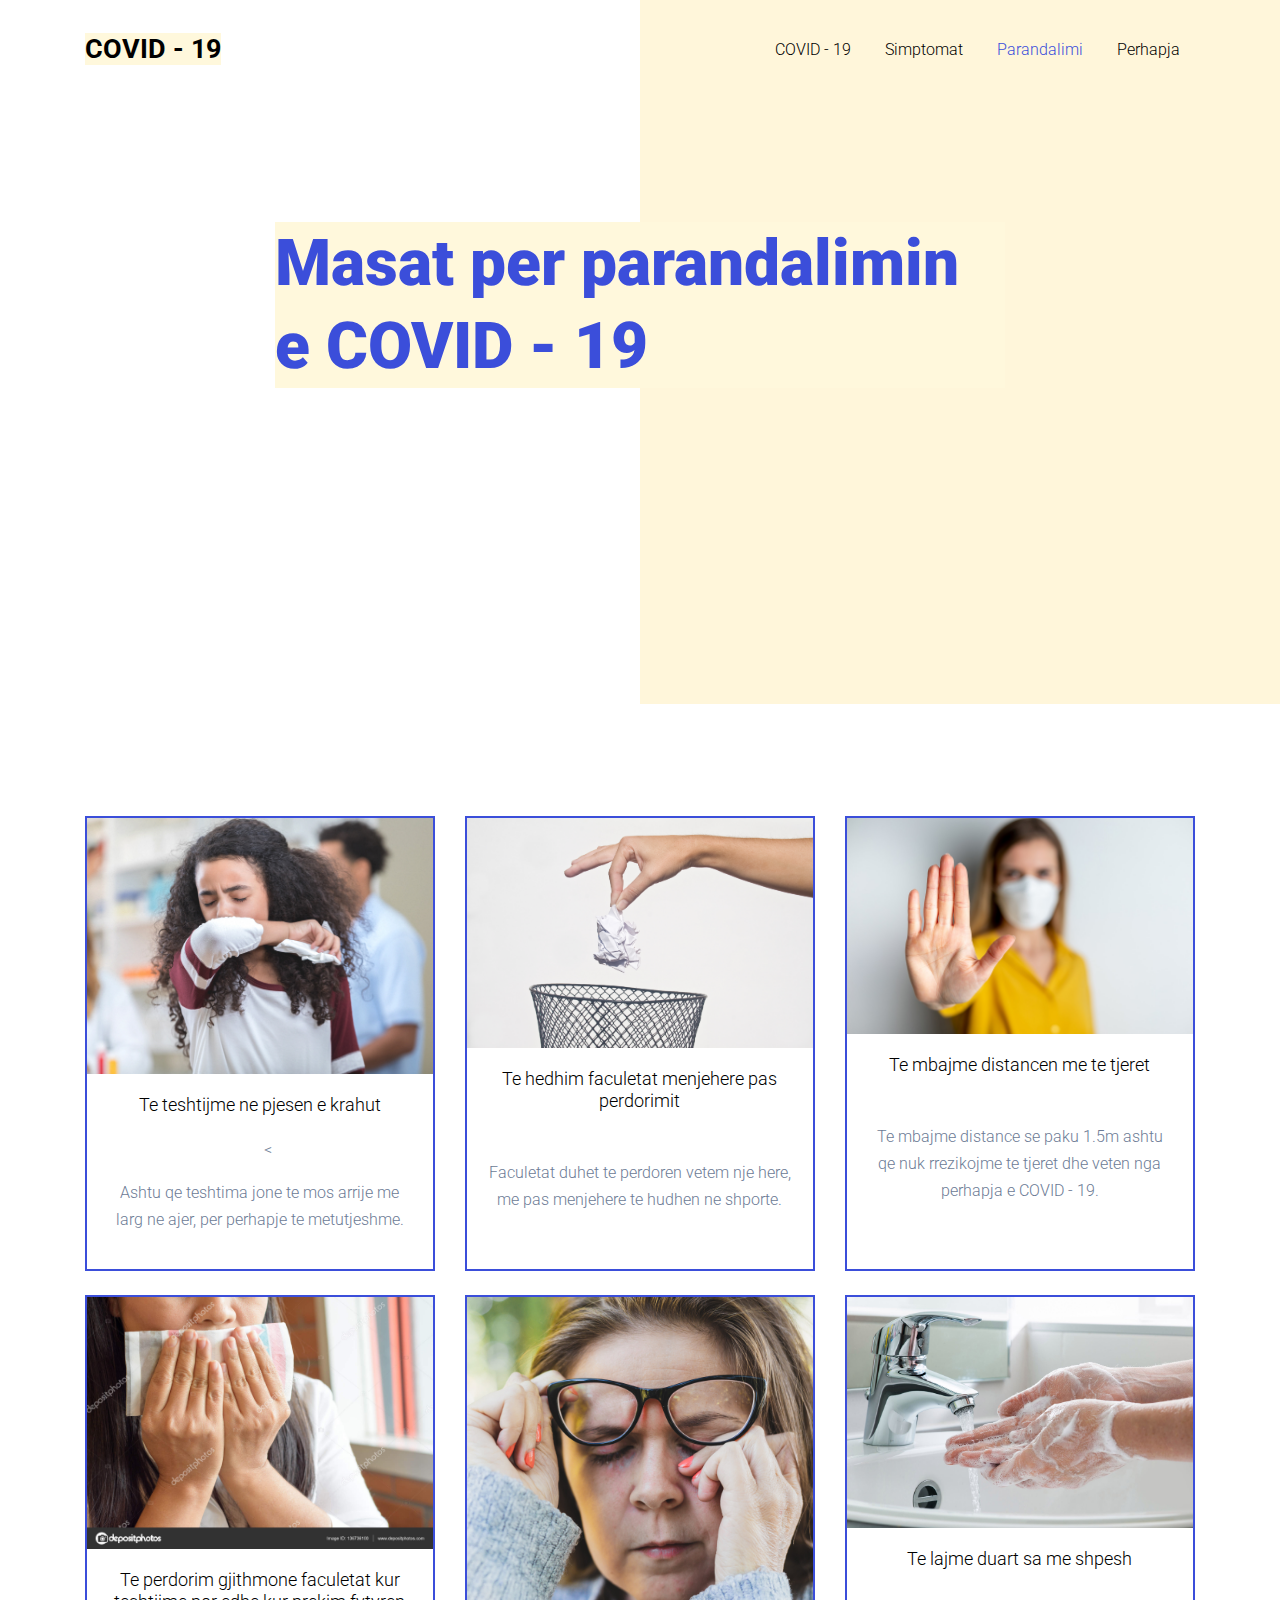
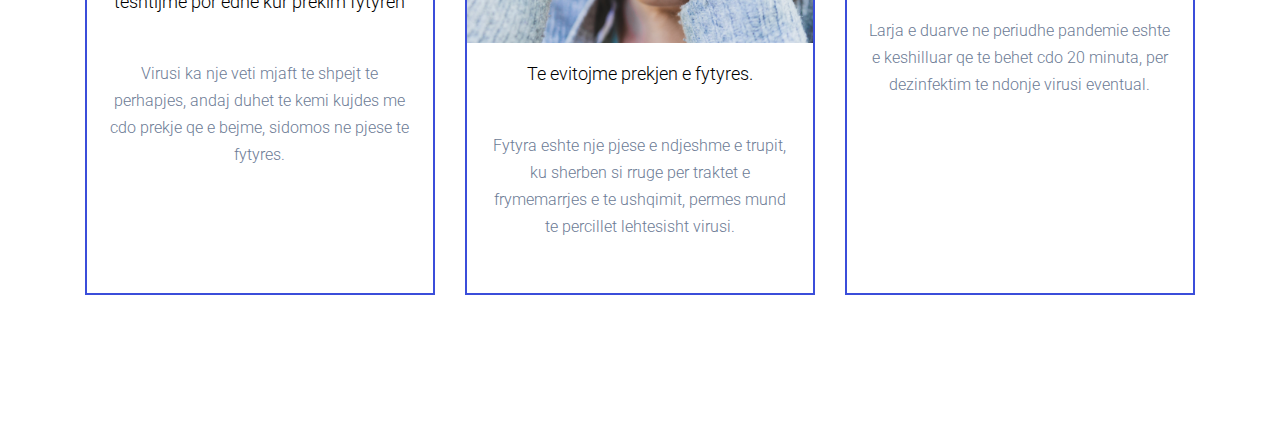
<file: blog.html>
<!doctype html>
<html lang="en">

  <head>
    <title>Anuar &mdash; Website Template by Colorlib</title>
    <meta charset="utf-8">
    <meta name="viewport" content="width=device-width, initial-scale=1, shrink-to-fit=no">

    <link href="https://fonts.googleapis.com/css?family=Roboto:300,400,700,900" rel="stylesheet">

    <link rel="stylesheet" href="fonts/icomoon/style.css">

    <link rel="stylesheet" href="css/bootstrap.min.css">
    <link rel="stylesheet" href="css/bootstrap-datepicker.css">
    <link rel="stylesheet" href="css/jquery.fancybox.min.css">
    <link rel="stylesheet" href="css/owl.carousel.min.css">
    <link rel="stylesheet" href="css/owl.theme.default.min.css">
    <link rel="stylesheet" href="fonts/flaticon/font/flaticon.css">
    <link rel="stylesheet" href="css/aos.css">

    <!-- MAIN CSS -->
    <link rel="stylesheet" href="css/style.css">

  </head>

  <body data-spy="scroll" data-target=".site-navbar-target" data-offset="300">

    
    <div class="site-wrap" id="home-section">

      <div class="site-mobile-menu site-navbar-target">
        <div class="site-mobile-menu-header">
          <div class="site-mobile-menu-close mt-3">
            <span class="icon-close2 js-menu-toggle"></span>
          </div>
        </div>
        <div class="site-mobile-menu-body"></div>
      </div>



      <header class="site-navbar site-navbar-target" role="banner">

        <div class="container">
          <div class="row align-items-center position-relative">

            <div class="col-3 ">
              <div class="site-logo">

                <a href="index.html" class="font-weight-bold">COVID - 19</a>
                
              </div>
            </div>

            <div class="col-9  text-right">
              

              <span class="d-inline-block d-lg-none"><a href="#" class="text-primary site-menu-toggle js-menu-toggle py-5"><span class="icon-menu h3 text-primary"></span></a></span>

              

              <nav class="site-navigation text-right ml-auto d-none d-lg-block" role="navigation">
                <ul class="site-menu main-menu js-clone-nav ml-auto ">
                  <li><a href="index.html" class="nav-link">COVID - 19</a></li>
                  <li><a href="about.html" class="nav-link">Simptomat</a></li>
                  
                  <li class="active"><a href="blog.html" class="nav-link">Parandalimi</a></li>
                  <li><a href="contact.html" class="nav-link">Perhapja</a></li>
                </ul>
              </nav>
            </div>

            
          </div>
        </div>

      </header>

    <div class="ftco-blocks-cover-1">
      <div class="site-section-cover half-bg">
        <div class="container">
          <div class="row align-items-center justify-content-center">
            <div class="col-lg-8">
              <h1 class="mb-5 text-primary font-weight-bold"  data-aos="fade-up">Masat per parandalimin e COVID - 19 </h1>
              <p data-aos="fade-up" data-aos-delay="100"><</p>
            </div>
          </div>
        </div>
      </div>
    </div>

    <div class="site-section">
      <div class="container">
        <div class="row">
          <div class="col-lg-4 col-md-6 mb-4">
            <div class="post-entry-1 h-100">
              
                <img src="images/sneeze.jpg" alt="Image"
                 class="img-fluid">
              </a>
               <div class="post-entry-1-contents">
                
                <h2>Te teshtijme ne pjesen e krahut</h2>
                <span class="meta d-inline-block mb-3"> <span class="mx-2"></span> <</span>
                <p>Ashtu qe teshtima jone te mos arrije me larg ne ajer, per perhapje te metutjeshme.</p>
              </div>
            </div>
          </div>
          <div class="col-lg-4 col-md-6 mb-4">
            <div class="post-entry-1 h-100">
              
                <img src="images/throw.jpg" alt="Image"
                 class="img-fluid">
              </a>
              <div class="post-entry-1-contents">
                
                <h2>Te hedhim faculetat menjehere pas perdorimit</h2>
                <span class="meta d-inline-block mb-3"> <span class="mx-2"></span> 
                <p>Faculetat duhet te perdoren vetem nje here, me pas menjehere te hudhen ne shporte.</p>
              </div>
            </div>
          </div>

          <div class="col-lg-4 col-md-6 mb-4">
            <div class="post-entry-1 h-100">
              

                <img src="images/distance.jpg" alt="Image"
                 class="img-fluid">
              </a>
              <div class="post-entry-1-contents">
                
                <h2><a href="single.html">Te mbajme distancen me te tjeret</a></h2>
                <span class="meta d-inline-block mb-3"><span class="mx-2"></span> 
                <p>Te mbajme distance se paku 1.5m ashtu qe nuk rrezikojme te tjeret dhe veten nga perhapja e COVID - 19.</p>
              </div>
            </div>
          </div>


          <div class="col-lg-4 col-md-6 mb-4">
            <div class="post-entry-1 h-100">
              
                <img src="images/tissue.jpg" alt="Image"
                 class="img-fluid">
              </a>
              <div class="post-entry-1-contents">
                
                <h2><a href="single.html">Te perdorim gjithmone faculetat kur teshtijme por edhe kur prekim fytyren</a></h2>
                <span class="meta d-inline-block mb-3"> <span class="mx-2"></span> 
                <p>Virusi ka nje veti mjaft te shpejt te perhapjes, andaj duhet te kemi kujdes me cdo prekje qe e bejme, sidomos ne pjese te fytyres.</p>
              </div>
            </div>
          </div>
          <div class="col-lg-4 col-md-6 mb-4">
            <div class="post-entry-1 h-100">
              
                <img src="images/touch.jpg" alt="Image"
                 class="img-fluid">
              </a>
              <div class="post-entry-1-contents">
                
                <h2>Te evitojme prekjen e fytyres. </h2>
                <span class="meta d-inline-block mb-3"> <span class="mx-2"></span> 
                <p>Fytyra eshte nje pjese e ndjeshme e trupit, ku sherben si rruge per traktet e frymemarrjes e te ushqimit, permes mund te percillet lehtesisht virusi.</p>
              </div>
            </div>
          </div>

          <div class="col-lg-4 col-md-6 mb-4">
            <div class="post-entry-1 h-100">
              
                <img src="images/wash.jpg" alt="Image"
                 class="img-fluid">
              </a>
              <div class="post-entry-1-contents">
                
                <h2>Te lajme duart sa me shpesh</h2>
                <span class="meta d-inline-block mb-3"> <span class="mx-2"></span> 
                <p>Larja e duarve ne periudhe pandemie eshte e keshilluar qe te behet cdo 20 minuta, per dezinfektim te ndonje virusi eventual.</p>
              </div>
            </div>
          </div>


          
            <!-- Link back to Colorlib can't be removed. Template is licensed under CC BY 3.0. -->
           
            <!-- Link back to Colorlib can't be removed. Template is licensed under CC BY 3.0. -->
            </p>
          </div>
        </div>
      </div>
    </div>

    

    </div>

    <script src="js/jquery-3.3.1.min.js"></script>
    <script src="js/jquery-migrate-3.0.0.js"></script>
    <script src="js/popper.min.js"></script>
    <script src="js/bootstrap.min.js"></script>
    <script src="js/owl.carousel.min.js"></script>
    <script src="js/jquery.sticky.js"></script>
    <script src="js/jquery.waypoints.min.js"></script>
    <script src="js/jquery.animateNumber.min.js"></script>
    <script src="js/jquery.fancybox.min.js"></script>
    <script src="js/jquery.stellar.min.js"></script>
    <script src="js/jquery.easing.1.3.js"></script>
    <script src="js/bootstrap-datepicker.min.js"></script>
    <script src="js/isotope.pkgd.min.js"></script>
    <script src="js/aos.js"></script>
  

    <script src="js/typed.js"></script>
            <script>
            var typed = new Typed('.typed-words', {
            strings: ["Business"," Startups"," Organization", " Company"],
            typeSpeed: 80,
            backSpeed: 80,
            backDelay: 4000,
            startDelay: 1000,
            loop: true,
            showCursor: true
            });
            </script>


    <script src="js/main.js"></script>

  </body>

</html>
</file>
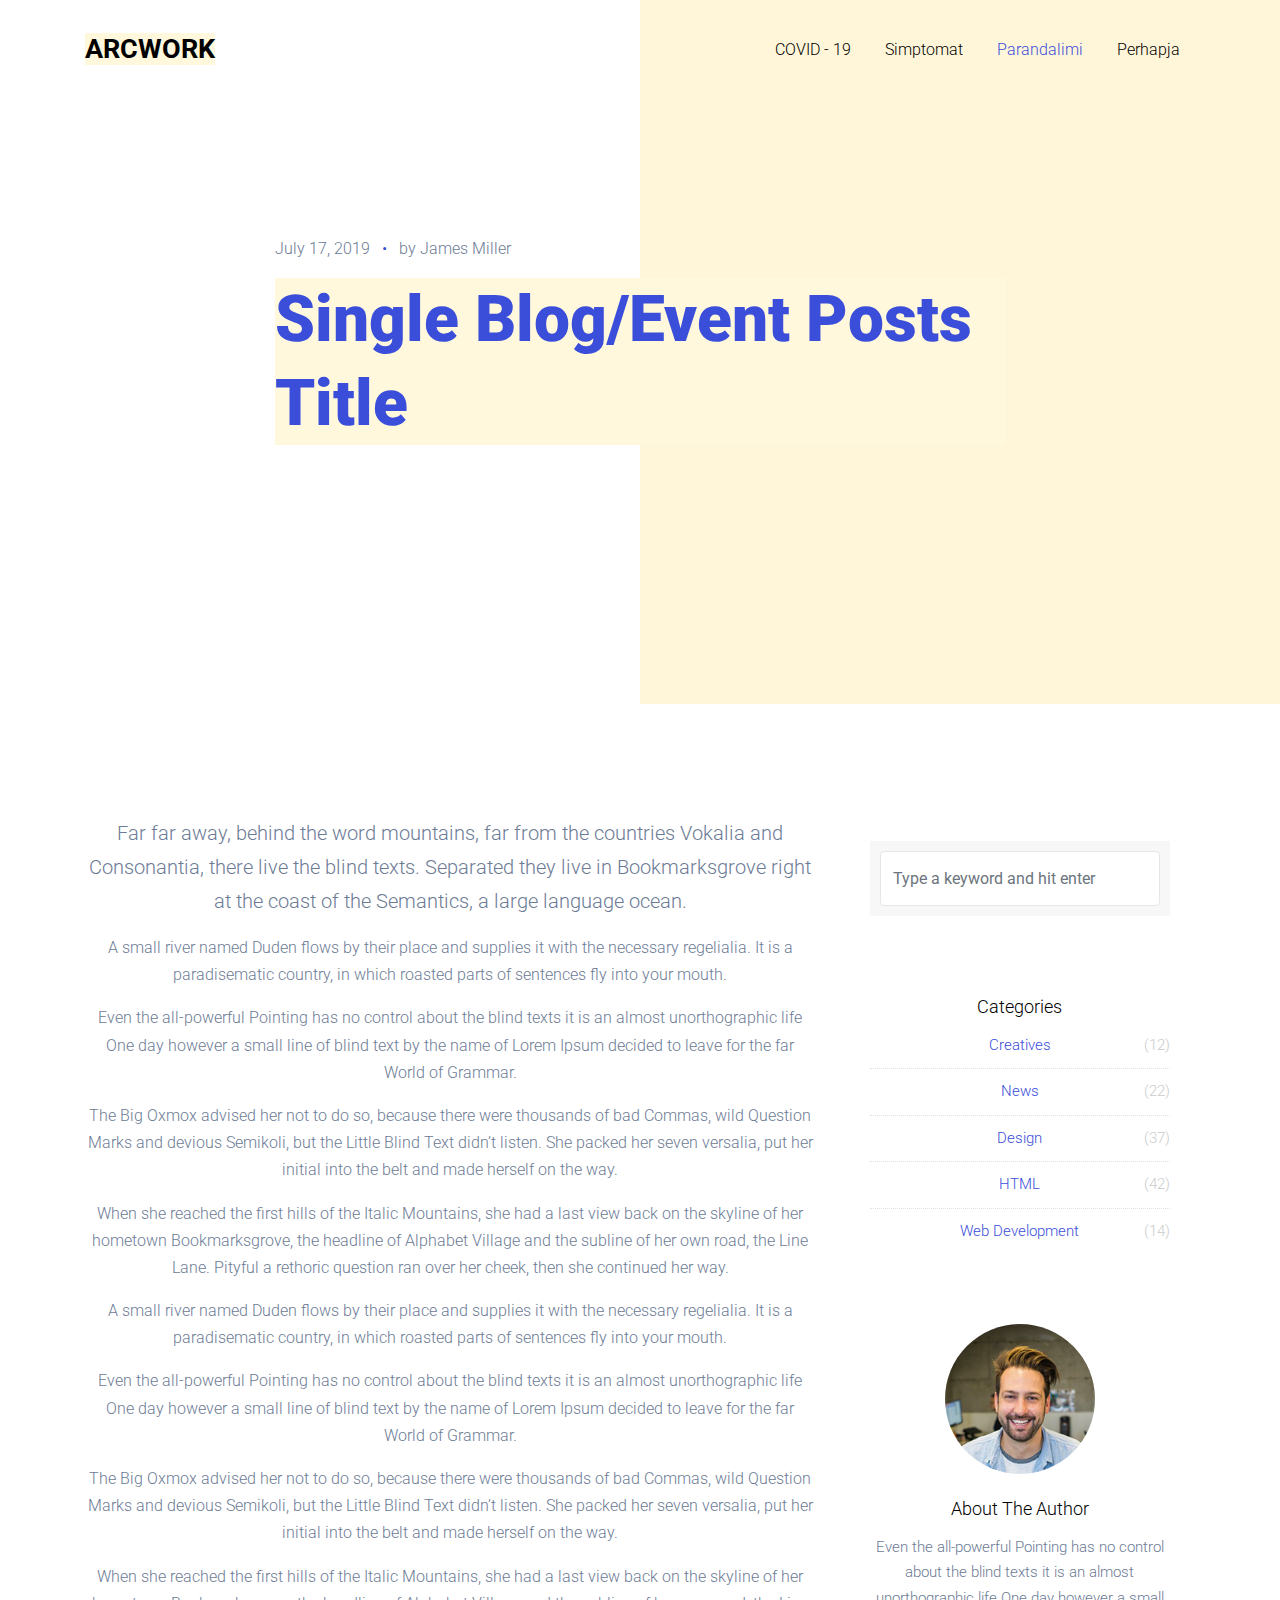
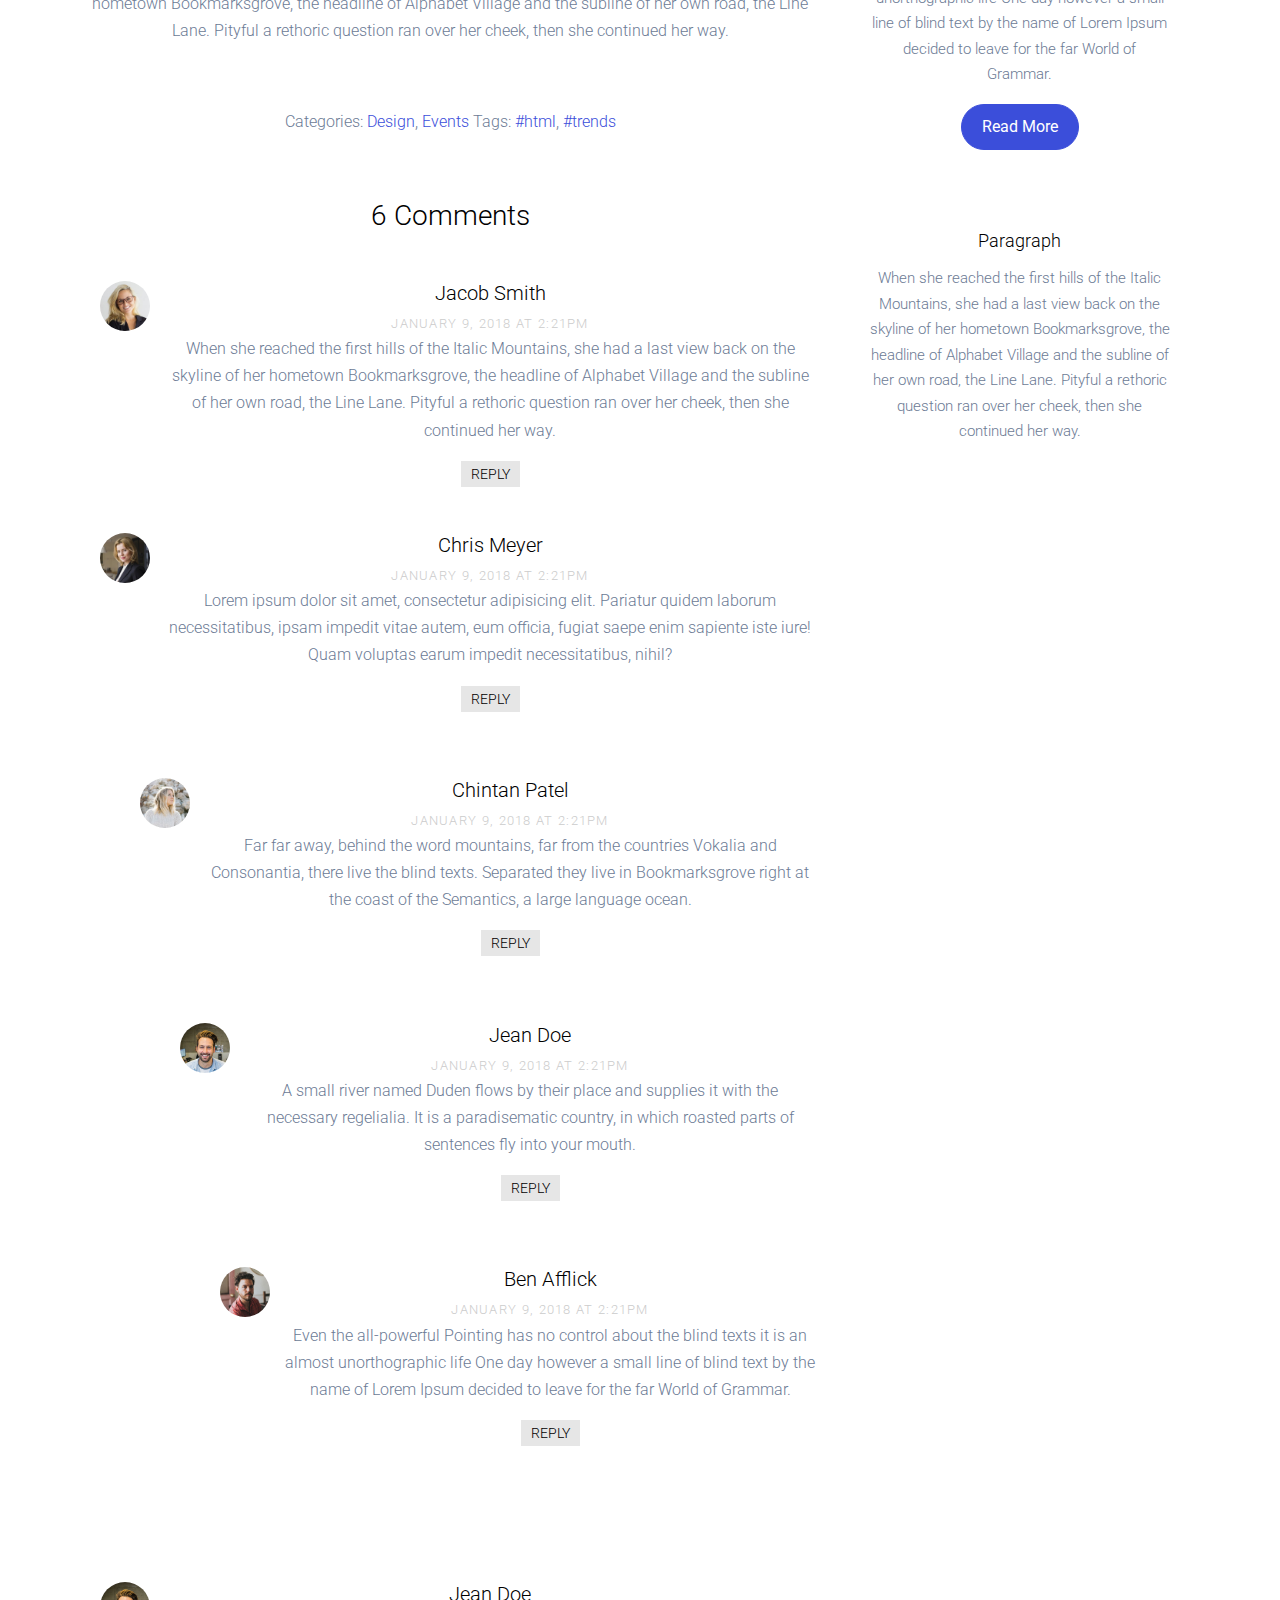
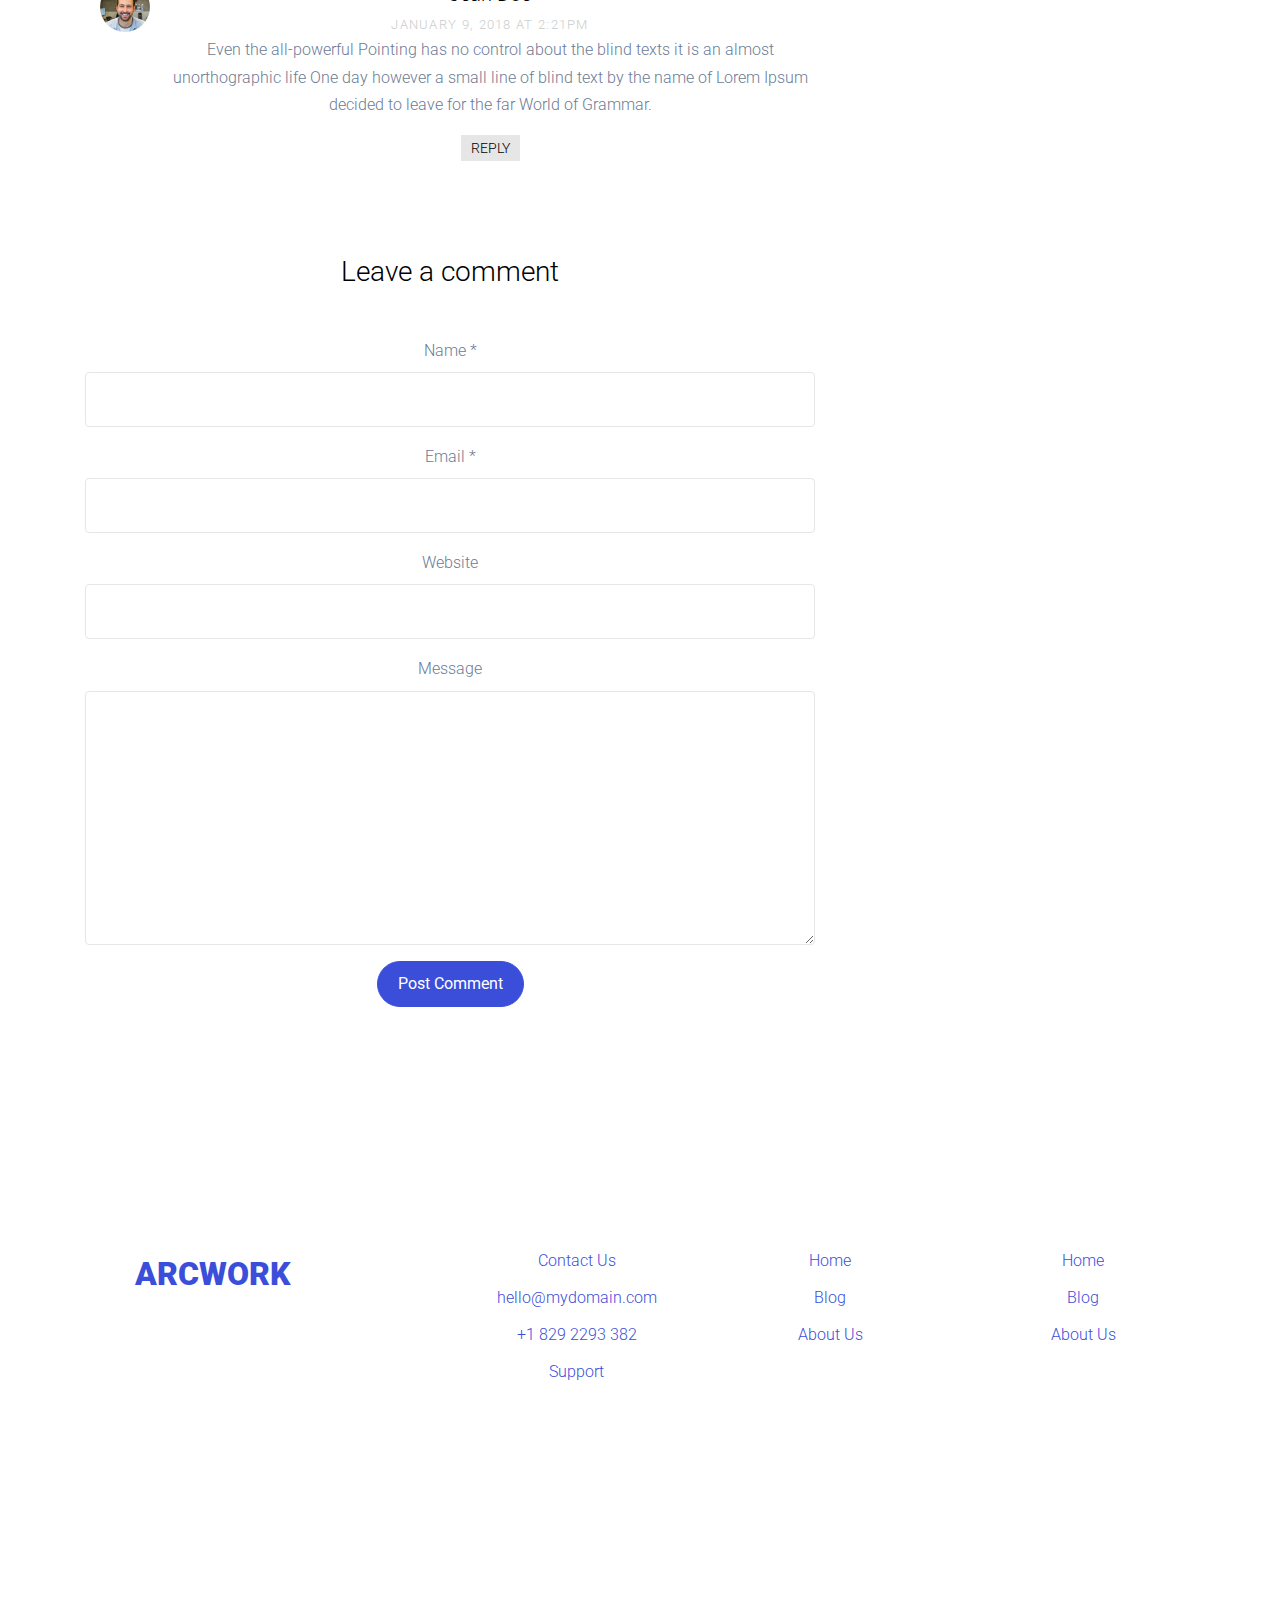
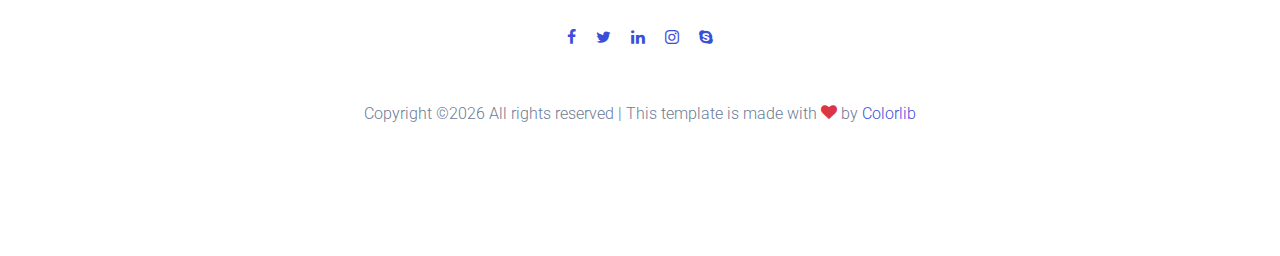
<file: single.html>
<!doctype html>
<html lang="en">

  <head>
    <title>Arcwork &mdash; Website Template by Colorlib</title>
    <meta charset="utf-8">
    <meta name="viewport" content="width=device-width, initial-scale=1, shrink-to-fit=no">

    <link href="https://fonts.googleapis.com/css?family=Roboto:300,400,700,900" rel="stylesheet">

    <link rel="stylesheet" href="fonts/icomoon/style.css">

    <link rel="stylesheet" href="css/bootstrap.min.css">
    <link rel="stylesheet" href="css/bootstrap-datepicker.css">
    <link rel="stylesheet" href="css/jquery.fancybox.min.css">
    <link rel="stylesheet" href="css/owl.carousel.min.css">
    <link rel="stylesheet" href="css/owl.theme.default.min.css">
    <link rel="stylesheet" href="fonts/flaticon/font/flaticon.css">
    <link rel="stylesheet" href="css/aos.css">

    <!-- MAIN CSS -->
    <link rel="stylesheet" href="css/style.css">

  </head>

  <body data-spy="scroll" data-target=".site-navbar-target" data-offset="300">

    
    <div class="site-wrap" id="home-section">

      <div class="site-mobile-menu site-navbar-target">
        <div class="site-mobile-menu-header">
          <div class="site-mobile-menu-close mt-3">
            <span class="icon-close2 js-menu-toggle"></span>
          </div>
        </div>
        <div class="site-mobile-menu-body"></div>
      </div>



      <header class="site-navbar site-navbar-target" role="banner">

        <div class="container">
          <div class="row align-items-center position-relative">

            <div class="col-3 ">
              <div class="site-logo">
                <a href="index.html" class="font-weight-bold">Arcwork</a>
              </div>
            </div>

            <div class="col-9  text-right">
              

              <span class="d-inline-block d-lg-none"><a href="#" class="text-primary site-menu-toggle js-menu-toggle py-5"><span class="icon-menu h3 text-primary"></span></a></span>

              

              <nav class="site-navigation text-right ml-auto d-none d-lg-block" role="navigation">
                <ul class="site-menu main-menu js-clone-nav ml-auto ">
                  <li><a href="index.html" class="nav-link">COVID - 19</a></li>
                  <li><a href="about.html" class="nav-link">Simptomat</a></li>
                  
                  <li class="active"><a href="blog.html" class="nav-link">Parandalimi</a></li>
                  <li><a href="contact.html" class="nav-link">Perhapja</a></li>
                </ul>
              </nav>
            </div>

            
          </div>
        </div>

      </header>

    <div class="ftco-blocks-cover-1">
      <div class="site-section-cover half-bg">
        <div class="container">
          <div class="row align-items-center justify-content-center">
            <div class="col-lg-8">
              <span class="d-block mb-3" data-aos="fade-up">July 17, 2019 <span class="mx-2 text-primary">&bullet;</span> by James Miller</span>
                <h1 class="mb-4 text-primary font-weight-bold" data-aos="fade-up" data-aos-delay="100">Single Blog/Event Posts Title</h1>
            </div>
          </div>
        </div>
      </div>
    </div>

    <div class="site-section">
      <div class="container">
        <div class="row">
          <div class="col-md-8 blog-content">
            <p class="lead">Far far away, behind the word mountains, far from the countries Vokalia and Consonantia, there live the blind texts. Separated they live in Bookmarksgrove right at the coast of the Semantics, a large language ocean.</p>
            <p>A small river named Duden flows by their place and supplies it with the necessary regelialia. It is a paradisematic country, in which roasted parts of sentences fly into your mouth.</p>

            <blockquote><p>Even the all-powerful Pointing has no control about the blind texts it is an almost unorthographic life One day however a small line of blind text by the name of Lorem Ipsum decided to leave for the far World of Grammar.</p></blockquote>

            <p>The Big Oxmox advised her not to do so, because there were thousands of bad Commas, wild Question Marks and devious Semikoli, but the Little Blind Text didn’t listen. She packed her seven versalia, put her initial into the belt and made herself on the way.</p>

            <p>When she reached the first hills of the Italic Mountains, she had a last view back on the skyline of her hometown Bookmarksgrove, the headline of Alphabet Village and the subline of her own road, the Line Lane. Pityful a rethoric question ran over her cheek, then she continued her way.</p>

            <p>A small river named Duden flows by their place and supplies it with the necessary regelialia. It is a paradisematic country, in which roasted parts of sentences fly into your mouth.</p>

            <blockquote><p>Even the all-powerful Pointing has no control about the blind texts it is an almost unorthographic life One day however a small line of blind text by the name of Lorem Ipsum decided to leave for the far World of Grammar.</p></blockquote>

            <p>The Big Oxmox advised her not to do so, because there were thousands of bad Commas, wild Question Marks and devious Semikoli, but the Little Blind Text didn’t listen. She packed her seven versalia, put her initial into the belt and made herself on the way.</p>
            
            <p>When she reached the first hills of the Italic Mountains, she had a last view back on the skyline of her hometown Bookmarksgrove, the headline of Alphabet Village and the subline of her own road, the Line Lane. Pityful a rethoric question ran over her cheek, then she continued her way.</p>


            <div class="pt-5">
              <p>Categories:  <a href="#">Design</a>, <a href="#">Events</a>  Tags: <a href="#">#html</a>, <a href="#">#trends</a></p>
            </div>


            <div class="pt-5">
              <h3 class="mb-5">6 Comments</h3>
              <ul class="comment-list">
                <li class="comment">
                  <div class="vcard bio">
                    <img src="images/person_2.jpg" alt="Image">
                  </div>
                  <div class="comment-body">
                    <h3>Jacob Smith</h3>
                    <div class="meta">January 9, 2018 at 2:21pm</div>
                    <p>When she reached the first hills of the Italic Mountains, she had a last view back on the skyline of her hometown Bookmarksgrove, the headline of Alphabet Village and the subline of her own road, the Line Lane. Pityful a rethoric question ran over her cheek, then she continued her way.</p>
                    <p><a href="#" class="reply">Reply</a></p>
                  </div>
                </li>

                <li class="comment">
                  <div class="vcard bio">
                    <img src="images/person_3.jpg" alt="Image">
                  </div>
                  <div class="comment-body">
                    <h3>Chris Meyer</h3>
                    <div class="meta">January 9, 2018 at 2:21pm</div>
                    <p>Lorem ipsum dolor sit amet, consectetur adipisicing elit. Pariatur quidem laborum necessitatibus, ipsam impedit vitae autem, eum officia, fugiat saepe enim sapiente iste iure! Quam voluptas earum impedit necessitatibus, nihil?</p>
                    <p><a href="#" class="reply">Reply</a></p>
                  </div>

                  <ul class="children">
                    <li class="comment">
                      <div class="vcard bio">
                        <img src="images/person_5.jpg" alt="Image">
                      </div>
                      <div class="comment-body">
                        <h3>Chintan Patel</h3>
                        <div class="meta">January 9, 2018 at 2:21pm</div>
                        <p>Far far away, behind the word mountains, far from the countries Vokalia and Consonantia, there live the blind texts. Separated they live in Bookmarksgrove right at the coast of the Semantics, a large language ocean.</p>
                        <p><a href="#" class="reply">Reply</a></p>
                      </div>


                      <ul class="children">
                        <li class="comment">
                          <div class="vcard bio">
                            <img src="images/person_1.jpg" alt="Image">
                          </div>
                          <div class="comment-body">
                            <h3>Jean Doe</h3>
                            <div class="meta">January 9, 2018 at 2:21pm</div>
                            <p>A small river named Duden flows by their place and supplies it with the necessary regelialia. It is a paradisematic country, in which roasted parts of sentences fly into your mouth.</p>
                            <p><a href="#" class="reply">Reply</a></p>
                          </div>

                            <ul class="children">
                              <li class="comment">
                                <div class="vcard bio">
                                  <img src="images/person_4.jpg" alt="Image">
                                </div>
                                <div class="comment-body">
                                  <h3>Ben Afflick</h3>
                                  <div class="meta">January 9, 2018 at 2:21pm</div>
                                  <p>Even the all-powerful Pointing has no control about the blind texts it is an almost unorthographic life One day however a small line of blind text by the name of Lorem Ipsum decided to leave for the far World of Grammar.</p>
                                  <p><a href="#" class="reply">Reply</a></p>
                                </div>
                              </li>
                            </ul>
                        </li>
                      </ul>
                    </li>
                  </ul>
                </li>

                <li class="comment">
                  <div class="vcard bio">
                    <img src="images/person_1.jpg" alt="Image">
                  </div>
                  <div class="comment-body">
                    <h3>Jean Doe</h3>
                    <div class="meta">January 9, 2018 at 2:21pm</div>
                    <p>Even the all-powerful Pointing has no control about the blind texts it is an almost unorthographic life One day however a small line of blind text by the name of Lorem Ipsum decided to leave for the far World of Grammar.</p>
                    <p><a href="#" class="reply">Reply</a></p>
                  </div>
                </li>
              </ul>
              <!-- END comment-list -->
              
              <div class="comment-form-wrap pt-5">
                <h3 class="mb-5">Leave a comment</h3>
                <form action="#" class="">
                  <div class="form-group">
                    <label for="name">Name *</label>
                    <input type="text" class="form-control" id="name">
                  </div>
                  <div class="form-group">
                    <label for="email">Email *</label>
                    <input type="email" class="form-control" id="email">
                  </div>
                  <div class="form-group">
                    <label for="website">Website</label>
                    <input type="url" class="form-control" id="website">
                  </div>

                  <div class="form-group">
                    <label for="message">Message</label>
                    <textarea name="" id="message" cols="30" rows="10" class="form-control"></textarea>
                  </div>
                  <div class="form-group">
                    <input type="submit" value="Post Comment" class="btn btn-primary btn-md text-white">
                  </div>

                </form>
              </div>
            </div>

          </div>
          <div class="col-md-4 sidebar">
            <div class="sidebar-box">
              <form action="#" class="search-form">
                <div class="form-group">
                  <span class="icon fa fa-search"></span>
                  <input type="text" class="form-control" placeholder="Type a keyword and hit enter">
                </div>
              </form>
            </div>
            <div class="sidebar-box">
              <div class="categories">
                <h3>Categories</h3>
                <li><a href="#">Creatives <span>(12)</span></a></li>
                <li><a href="#">News <span>(22)</span></a></li>
                <li><a href="#">Design <span>(37)</span></a></li>
                <li><a href="#">HTML <span>(42)</span></a></li>
                <li><a href="#">Web Development <span>(14)</span></a></li>
              </div>
            </div>
            <div class="sidebar-box">
              <img src="images/person_1.jpg" alt="Image" class="img-fluid mb-4 w-50 rounded-circle">
              <h3 class="text-black">About The Author</h3>
              <p>Even the all-powerful Pointing has no control about the blind texts it is an almost unorthographic life One day however a small line of blind text by the name of Lorem Ipsum decided to leave for the far World of Grammar.</p>
              <p><a href="#" class="btn btn-primary btn-md text-white">Read More</a></p>
            </div>

            <div class="sidebar-box">
              <h3 class="text-black">Paragraph</h3>
              <p>When she reached the first hills of the Italic Mountains, she had a last view back on the skyline of her hometown Bookmarksgrove, the headline of Alphabet Village and the subline of her own road, the Line Lane. Pityful a rethoric question ran over her cheek, then she continued her way.</p>
            </div>
          </div>
        </div>
      </div>
    </div>

    <div class="footer site-section">
      <div class="container">
        <div class="row">
          <div class="col-md-3">
            <div class="site-logo-footer">
              <a href="index.html">ArcWork</a>
            </div> 
          </div>
          <div class="col-md-8 ml-auto">
            <div class="row">
              <div class="col-md-4 ml-auto">
                <ul class="list-unstyled links">
                  <li><a href="#">Contact Us</a></li>
                  <li><a href="#">hello@mydomain.com</a></li>
                  <li><a href="#">+1 829 2293 382</a></li>
                  <li><a href="#">Support</a></li>
                </ul>
              </div>
              <div class="col-md-4">
                <ul class="list-unstyled links">
                  <li><a href="#">Home</a></li>
                  <li><a href="#">Blog</a></li>
                  
                  <li><a href="#">About Us</a></li>
                </ul>
              </div>
              <div class="col-md-4">
                <ul class="list-unstyled links">
                  <li><a href="#">Home</a></li>
                  <li><a href="#">Blog</a></li>
                  
                  <li><a href="#">About Us</a></li>
                </ul>
              </div>
            </div>
          </div>
        </div>
      </div>
    </div>

    <div class="site-section">
      <div class="container">
        <div class="row mb-4 text-center">
          <div class="col">
            <a href="#"><span class="m-2 icon-facebook"></span></a>
            <a href="#"><span class="m-2 icon-twitter"></span></a>
            <a href="#"><span class="m-2 icon-linkedin"></span></a>
            <a href="#"><span class="m-2 icon-instagram"></span></a>
            <a href="#"><span class="m-2 icon-skype"></span></a>
          </div>
        </div>
        <div class="row mt-5 justify-content-center">
          <div class="col-md-7 text-center">
            <p>
            <!-- Link back to Colorlib can't be removed. Template is licensed under CC BY 3.0. -->
            Copyright &copy;<script>document.write(new Date().getFullYear());</script> All rights reserved | This template is made with <i class="icon-heart text-danger" aria-hidden="true"></i> by <a href="https://colorlib.com" target="_blank" >Colorlib</a>
            <!-- Link back to Colorlib can't be removed. Template is licensed under CC BY 3.0. -->
            </p>
          </div>
        </div>
      </div>
    </div>

    

    </div>

    <script src="js/jquery-3.3.1.min.js"></script>
    <script src="js/jquery-migrate-3.0.0.js"></script>
    <script src="js/popper.min.js"></script>
    <script src="js/bootstrap.min.js"></script>
    <script src="js/owl.carousel.min.js"></script>
    <script src="js/jquery.sticky.js"></script>
    <script src="js/jquery.waypoints.min.js"></script>
    <script src="js/jquery.animateNumber.min.js"></script>
    <script src="js/jquery.fancybox.min.js"></script>
    <script src="js/jquery.stellar.min.js"></script>
    <script src="js/jquery.easing.1.3.js"></script>
    <script src="js/bootstrap-datepicker.min.js"></script>
    <script src="js/isotope.pkgd.min.js"></script>
    <script src="js/aos.js"></script>
  

    <script src="js/typed.js"></script>
            <script>
            var typed = new Typed('.typed-words', {
            strings: ["Business"," Startups"," Organization", " Company"],
            typeSpeed: 80,
            backSpeed: 80,
            backDelay: 4000,
            startDelay: 1000,
            loop: true,
            showCursor: true
            });
            </script>


    <script src="js/main.js"></script>

  </body>

</html>
</file>
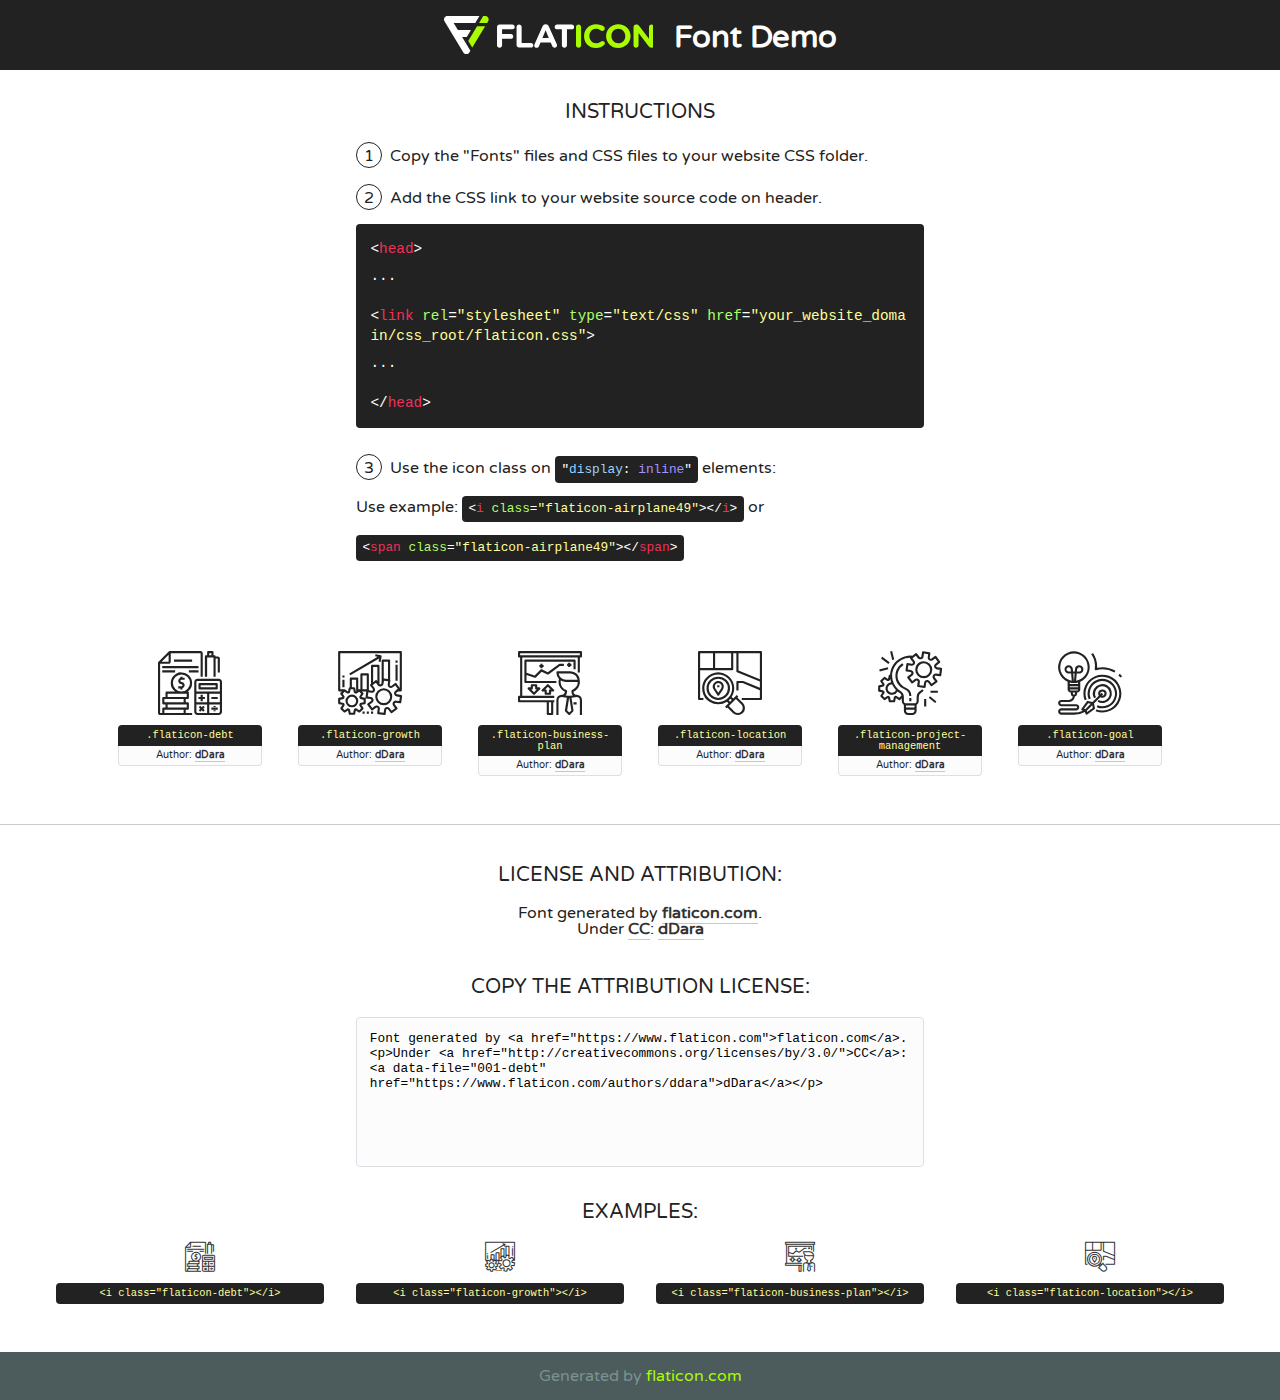
<file: fonts/flaticon/font/flaticon.html>
<!DOCTYPE html>
<!--
  Flaticon icon font: Flaticon
  Creation date: 07/10/2019 05:43
-->
<html>
<!DOCTYPE html>
<html>

<head>
    <title>Flaticon WebFont</title>
    <link href="http://fonts.googleapis.com/css?family=Varela+Round" rel="stylesheet" type="text/css" />
    <link rel="stylesheet" type="text/css" href="flaticon.css">
    <meta charset="UTF-8">
    <style>
    html, body, div, span, applet, object, iframe,
    h1, h2, h3, h4, h5, h6, p, blockquote, pre,
    a, abbr, acronym, address, big, cite, code,
    del, dfn, em, img, ins, kbd, q, s, samp,
    small, strike, strong, sub, sup, tt, var,
    b, u, i, center,
    dl, dt, dd, ol, ul, li,
    fieldset, form, label, legend,
    table, caption, tbody, tfoot, thead, tr, th, td,
    article, aside, canvas, details, embed, 
    figure, figcaption, footer, header, hgroup, 
    menu, nav, output, ruby, section, summary,
    time, mark, audio, video {
        margin: 0;
        padding: 0;
        border: 0;
        font-size: 100%;
        font: inherit;
        vertical-align: baseline;
    }
    /* HTML5 display-role reset for older browsers */
    article, aside, details, figcaption, figure, 
    footer, header, hgroup, menu, nav, section {
        display: block;
    }
    body {
        line-height: 1;
    }
    ol, ul {
        list-style: none;
    }
    blockquote, q {
        quotes: none;
    }
    blockquote:before, blockquote:after,
    q:before, q:after {
        content: '';
        content: none;
    }
    table {
        border-collapse: collapse;
        border-spacing: 0;
    }
    body {
        font-family: 'Varela Round', Helvetica, Arial, sans-serif;
        font-size: 16px;
        color: #222;
    }
    a {
        color: #333;
        border-bottom: 1px solid #a9fd00;
        font-weight: bold;
        text-decoration: none;
    }
    * {
        -moz-box-sizing: border-box;
        -webkit-box-sizing: border-box;
        box-sizing: border-box;
        margin: 0;
        padding: 0;
    }
    [class^="flaticon-"]:before, [class*=" flaticon-"]:before, [class^="flaticon-"]:after, [class*=" flaticon-"]:after {
        font-family: Flaticon;
        font-size: 30px;
        font-style: normal;
        margin-left: 20px;
        color: #333;
    }
    .wrapper {
        max-width: 600px;
        margin: auto;
        padding: 0 1em;
    }
    .title {
        font-size: 1.25em;
        text-align: center;
        margin-bottom: 1em;
        text-transform: uppercase;
    }
    header {
        text-align: center;
        background-color: #222;
        color: #fff;
        padding: 1em;
    }
    header .logo {
        width: 210px;
        height: 38px;
        display: inline-block;
        vertical-align: middle;
        margin-right: 1em;
        border: none;
    }
    header strong {
        font-size: 1.95em;
        font-weight: bold;
        vertical-align: middle;
        margin-top: 5px;
        display: inline-block;
    }
    .demo {
        margin: 2em auto;
        line-height: 1.25em;
    }
    .demo ul li {
        margin-bottom: 1em;
    }
    .demo ul li .num {
        color: #222;
        border-radius: 20px;
        display: inline-block;
        width: 26px;
        padding: 3px;
        height: 26px;
        text-align: center;
        margin-right: 0.5em;
        border: 1px solid #222;
    }
    .demo ul li code {
        background-color: #222;
        border-radius: 4px;
        padding: 0.25em 0.5em;
        display: inline-block;
        color: #fff;
        font-family: Consolas,Monaco,Lucida Console,Liberation Mono,DejaVu Sans Mono,Bitstream Vera Sans Mono,Courier New, monospace;
        font-weight: lighter;
        margin-top: 1em;
        font-size: 0.8em;
        word-break: break-all;
    }
    .demo ul li code.big {
        padding: 1em;
        font-size: 0.9em;
    }
    .demo ul li code .red {
        color: #EF3159;
    }
    .demo ul li code .green {
        color: #ACFF65;
    }
    .demo ul li code .yellow {
        color: #FFFF99;
    }
    .demo ul li code .blue {
        color: #99D3FF;
    }
    .demo ul li code .purple {
        color: #A295FF;
    }
    .demo ul li code .dots {
        margin-top: 0.5em;
        display: block;
    }
    #glyphs {
        border-bottom: 1px solid #ccc;
        padding: 2em 0;
        text-align: center;
    }
    .glyph {
        display: inline-block;
        width: 9em;
        margin: 1em;
        text-align: center;
        vertical-align: top;
        background: #FFF;
    }
    .glyph .glyph-icon {
        padding: 10px;
        display: block;
        font-family:"Flaticon";
        font-size: 64px;
        line-height: 1;
    }
    .glyph .glyph-icon:before {
        font-size: 64px;
        color: #222;
        margin-left: 0;
    }
    .class-name {
        font-size: 0.65em;
        background-color: #222;
        color: #fff;
        border-radius: 4px 4px 0 0;
        padding: 0.5em;
        color: #FFFF99;
        font-family: Consolas,Monaco,Lucida Console,Liberation Mono,DejaVu Sans Mono,Bitstream Vera Sans Mono,Courier New, monospace;
    }
    .author-name {
        font-size: 0.6em;
        background-color: #fcfcfd;
        border: 1px solid #DEDEE4;
        border-top: 0;
        border-radius: 0 0 4px 4px;
        padding: 0.5em;
    }
    .class-name:last-child {
        font-size: 10px;
        color:#888;
    }
    .class-name:last-child a {
        font-size: 10px;
        color:#555;
    }
    .class-name:last-child a:hover {
        color:#a9fd00;
    }
    .glyph > input {
        display: block;
        width: 100px;
        margin: 5px auto;
        text-align: center;
        font-size: 12px;
        cursor: text;
    }
    .glyph > input.icon-input {
        font-family:"Flaticon";
        font-size: 16px;
        margin-bottom: 10px;
    }
    .attribution .title {
        margin-top: 2em;
    }
    .attribution textarea {
        background-color: #fcfcfd;
        padding: 1em;
        border: none;
        box-shadow: none;
        border: 1px solid #DEDEE4;
        border-radius: 4px;
        resize: none;
        width: 100%;
        height: 150px;
        font-size: 0.8em;
        font-family: Consolas,Monaco,Lucida Console,Liberation Mono,DejaVu Sans Mono,Bitstream Vera Sans Mono,Courier New, monospace;
        -webkit-appearance: none;
    }
    .iconsuse {
        margin: 2em auto;
        text-align: center;
        max-width: 1200px;
    }
    .iconsuse:after {
        content: '';
        display: table;
        clear: both;
    }
    .iconsuse .image {
        float: left;
        width: 25%;
        padding: 0 1em;
    }
    .iconsuse .image p {
        margin-bottom: 1em;
    }
    .iconsuse .image span {
        display: block;
        font-size: 0.65em;
        background-color: #222;
        color: #fff;
        border-radius: 4px;
        padding: 0.5em;
        color: #FFFF99;
        margin-top: 1em;
        font-family: Consolas,Monaco,Lucida Console,Liberation Mono,DejaVu Sans Mono,Bitstream Vera Sans Mono,Courier New, monospace;
    }
    #footer {
        text-align: center;
        background-color: #4C5B5C;
        color: #7c9192;
        padding: 1em;
    }
    #footer a {
        border: none;
        color: #a9fd00;
        font-weight: normal;
    }
    @media (max-width: 960px) {
        .iconsuse .image {
            width: 50%;
        }
    }
    @media (max-width: 560px) {
        .iconsuse .image {
            width: 100%;
        }
    }
    </style>
</head>

<body class="characters-off">

    <header>
        <a href="https://www.flaticon.com" target="_blank" class="logo">
            <svg version="1.1" xmlns="http://www.w3.org/2000/svg" xmlns:xlink="http://www.w3.org/1999/xlink" xmlns:a="http://ns.adobe.com/AdobeSVGViewerExtensions/3.0/" viewBox="0 0 560.875 102.036" enable-background="new 0 0 560.875 102.036" xml:space="preserve">
                <defs>
                </defs>
                <g>
                    <g class="letters">
                        <path fill="#ffffff" d="M141.596,29.675c0-3.777,2.985-6.767,6.764-6.767h34.438c3.426,0,6.15,2.728,6.15,6.15
                        c0,3.43-2.724,6.149-6.15,6.149h-27.674v13.091h23.719c3.429,0,6.151,2.724,6.151,6.15c0,3.43-2.723,6.149-6.151,6.149h-23.719
                        v17.574c0,3.773-2.986,6.761-6.764,6.761c-3.779,0-6.764-2.989-6.764-6.761V29.675z"></path>
                        <path fill="#ffffff" d="M193.844,29.149c0-3.781,2.985-6.767,6.764-6.767c3.776,0,6.763,2.985,6.763,6.767v42.957h25.039
                        c3.426,0,6.149,2.726,6.149,6.153c0,3.425-2.723,6.15-6.149,6.15h-31.802c-3.779,0-6.764-2.986-6.764-6.768V29.149z"></path>
                        <path fill="#ffffff" d="M241.891,75.71l21.438-48.407c1.492-3.341,4.215-5.357,7.906-5.357h0.792
                        c3.686,0,6.323,2.017,7.815,5.357l21.439,48.407c0.436,0.967,0.701,1.845,0.701,2.723c0,3.602-2.809,6.501-6.414,6.501
                        c-3.161,0-5.269-1.845-6.499-4.655l-4.132-9.661h-27.059l-4.301,10.102c-1.144,2.631-3.426,4.214-6.237,4.214
                        c-3.517,0-6.24-2.81-6.24-6.325C241.1,77.64,241.451,76.677,241.891,75.71z M279.932,58.666l-8.521-20.297l-8.526,20.297H279.932
                        z"></path>
                        <path fill="#ffffff" d="M314.864,35.387H301.86c-3.429,0-6.239-2.813-6.239-6.238c0-3.429,2.811-6.24,6.239-6.24h39.533
                        c3.426,0,6.237,2.811,6.237,6.24c0,3.425-2.811,6.238-6.237,6.238h-13.001v42.785c0,3.773-2.99,6.761-6.764,6.761
                        c-3.779,0-6.764-2.989-6.764-6.761V35.387z"></path>
                        <path fill="#A9FD00" d="M352.615,29.149c0-3.781,2.985-6.767,6.767-6.767c3.774,0,6.761,2.985,6.761,6.767v49.024
                        c0,3.773-2.987,6.761-6.761,6.761c-3.781,0-6.767-2.989-6.767-6.761V29.149z"></path>
                        <path fill="#A9FD00" d="M374.132,53.836v-0.179c0-17.481,13.178-31.801,32.065-31.801c9.22,0,15.459,2.458,20.557,6.238
                        c1.402,1.054,2.637,2.985,2.637,5.357c0,3.692-2.985,6.59-6.681,6.59c-1.845,0-3.071-0.702-4.044-1.319
                        c-3.776-2.813-7.729-4.393-12.562-4.393c-10.364,0-17.831,8.611-17.831,19.154v0.173c0,10.542,7.291,19.329,17.831,19.329
                        c5.715,0,9.492-1.756,13.359-4.834c1.049-0.874,2.458-1.491,4.039-1.491c3.429,0,6.325,2.813,6.325,6.236
                        c0,2.106-1.056,3.78-2.282,4.834c-5.539,4.834-12.036,7.733-21.878,7.733C387.572,85.464,374.132,71.493,374.132,53.836z"></path>
                        <path fill="#A9FD00" d="M433.009,53.836v-0.179c0-17.481,13.79-31.801,32.766-31.801c18.981,0,32.592,14.143,32.592,31.628v0.173
                        c0,17.483-13.785,31.807-32.769,31.807C446.625,85.464,433.009,71.32,433.009,53.836z M484.224,53.836v-0.179
                        c0-10.539-7.725-19.326-18.626-19.326c-10.893,0-18.449,8.611-18.449,19.154v0.173c0,10.542,7.73,19.329,18.626,19.329
                        C476.676,72.986,484.224,64.378,484.224,53.836z"></path>
                        <path fill="#A9FD00" d="M506.233,29.321c0-3.774,2.99-6.763,6.767-6.763h1.401c3.252,0,5.183,1.583,7.029,3.953l26.093,34.265
                        V29.059c0-3.692,2.99-6.677,6.681-6.677c3.683,0,6.671,2.985,6.671,6.677v48.934c0,3.78-2.987,6.765-6.764,6.765h-0.436
                        c-3.257,0-5.188-1.581-7.034-3.953l-27.056-35.492v32.944c0,3.687-2.985,6.676-6.678,6.676c-3.683,0-6.673-2.989-6.673-6.676
                        V29.321z"></path>
                    </g>
                    <g class="insignia">
                        <path fill="#ffffff" d="M48.372,56.137h12.517l11.156-18.537H37.186L25.688,18.539h57.825L94.668,0H9.271
                        C5.925,0,2.842,1.801,1.198,4.716c-1.644,2.907-1.593,6.482,0.134,9.343l50.38,83.501c1.678,2.781,4.689,4.476,7.938,4.476
                        c3.246,0,6.257-1.695,7.935-4.476l2.898-4.804L48.372,56.137z"></path>
                        <g class="i">
                            <path fill="#A9FD00" d="M93.575,18.539h0.031v0.004l21.652,0.004l2.705-4.488c1.727-2.861,1.778-6.436,0.133-9.343
                            C116.454,1.801,113.371,0,110.026,0h-5.294L93.575,18.539z"></path>
                            <polygon fill="#A9FD00" points="88.291,27.356 64.725,66.486 75.519,84.404 109.942,27.356"></polygon>
                        </g>
                    </g>
                </g>
            </svg>
        </a>
        <strong>Font Demo</strong>
    </header>


    <section class="demo wrapper">

        <p class="title">Instructions</p>

        <ul>
            <li>
                <span class="num">1</span>Copy the "Fonts" files and CSS files to your website CSS folder.
            </li>
            <li>
                <span class="num">2</span>Add the CSS link to your website source code on header.
                <code class="big">
                    &lt;<span class="red">head</span>&gt;
                    <br/><span class="dots">...</span>
                    <br/>&lt;<span class="red">link</span> <span class="green">rel</span>=<span class="yellow">"stylesheet"</span> <span class="green">type</span>=<span class="yellow">"text/css"</span> <span class="green">href</span>=<span class="yellow">"your_website_domain/css_root/flaticon.css"</span>&gt;
                    <br/><span class="dots">...</span>
                    <br/>&lt;/<span class="red">head</span>&gt;
                </code>
            </li>

            <li>
                <p>
                    <span class="num">3</span>Use the icon class on <code>"<span class="blue">display</span>:<span class="purple"> inline</span>"</code> elements:
                    <br />
                    Use example: <code>&lt;<span class="red">i</span> <span class="green">class</span>=<span class="yellow">&quot;flaticon-airplane49&quot;</span>&gt;&lt;/<span class="red">i</span>&gt;</code> or <code>&lt;<span class="red">span</span> <span class="green">class</span>=<span class="yellow">&quot;flaticon-airplane49&quot;</span>&gt;&lt;/<span class="red">span</span>&gt;</code>
            </li>
        </ul>

    </section>




   <section id="glyphs">          
    
      
        <div class="glyph"><div class="glyph-icon flaticon-debt"></div>
            <div class="class-name">.flaticon-debt</div>
            <div class="author-name">Author: <a data-file="001-debt" href="https://www.flaticon.com/authors/ddara">dDara</a> </div> 
        </div>        
        
        <div class="glyph"><div class="glyph-icon flaticon-growth"></div>
            <div class="class-name">.flaticon-growth</div>
            <div class="author-name">Author: <a data-file="002-growth" href="https://www.flaticon.com/authors/ddara">dDara</a> </div> 
        </div>        
        
        <div class="glyph"><div class="glyph-icon flaticon-business-plan"></div>
            <div class="class-name">.flaticon-business-plan</div>
            <div class="author-name">Author: <a data-file="003-business-plan" href="https://www.flaticon.com/authors/ddara">dDara</a> </div> 
        </div>        
        
        <div class="glyph"><div class="glyph-icon flaticon-location"></div>
            <div class="class-name">.flaticon-location</div>
            <div class="author-name">Author: <a data-file="004-location" href="https://www.flaticon.com/authors/ddara">dDara</a> </div> 
        </div>        
        
        <div class="glyph"><div class="glyph-icon flaticon-project-management"></div>
            <div class="class-name">.flaticon-project-management</div>
            <div class="author-name">Author: <a data-file="005-project-management" href="https://www.flaticon.com/authors/ddara">dDara</a> </div> 
        </div>        
        
        <div class="glyph"><div class="glyph-icon flaticon-goal"></div>
            <div class="class-name">.flaticon-goal</div>
            <div class="author-name">Author: <a data-file="006-goal" href="https://www.flaticon.com/authors/ddara">dDara</a> </div> 
        </div>        
        

    </section>



    <section class="attribution wrapper"   style="text-align:center;">

      <div class="title">License and attribution:</div><div class="attrDiv">Font generated by <a href="https://www.flaticon.com">flaticon.com</a>. <div><p>Under <a href="http://creativecommons.org/licenses/by/3.0/">CC</a>: <a data-file="001-debt" href="https://www.flaticon.com/authors/ddara">dDara</a></p>  </div>
      </div>
      <div class="title">Copy the Attribution License:</div>

    <textarea onclick="this.focus();this.select();">Font generated by &lt;a href=&quot;https://www.flaticon.com&quot;&gt;flaticon.com&lt;/a&gt;. <p>Under <a href="http://creativecommons.org/licenses/by/3.0/">CC</a>: <a data-file="001-debt" href="https://www.flaticon.com/authors/ddara">dDara</a></p>  
     </textarea>

    </section>

    <section class="iconsuse">

          <div class="title">Examples:</div>            
             
            <div class="image">
                <p>
                    <i class="glyph-icon flaticon-debt"></i> 
                    <span>&lt;i class=&quot;flaticon-debt&quot;&gt;&lt;/i&gt;</span>
                </p>
            </div>
            
            <div class="image">
                <p>
                    <i class="glyph-icon flaticon-growth"></i> 
                    <span>&lt;i class=&quot;flaticon-growth&quot;&gt;&lt;/i&gt;</span>
                </p>
            </div>
            
            <div class="image">
                <p>
                    <i class="glyph-icon flaticon-business-plan"></i> 
                    <span>&lt;i class=&quot;flaticon-business-plan&quot;&gt;&lt;/i&gt;</span>
                </p>
            </div>
            
            <div class="image">
                <p>
                    <i class="glyph-icon flaticon-location"></i> 
                    <span>&lt;i class=&quot;flaticon-location&quot;&gt;&lt;/i&gt;</span>
                </p>
            </div>
                       
        </div>
                            
    </section>

<div id="footer">
    <div>Generated by <a href="https://www.flaticon.com">flaticon.com</a>
    </div>
</div>



</body>
</html>
</file>
<file: fonts/icomoon/style.css>
@font-face {
  font-family: 'icomoon';
  src:  url('fonts/icomoon.eot?10si43');
  src:  url('fonts/icomoon.eot?10si43#iefix') format('embedded-opentype'),
    url('fonts/icomoon.ttf?10si43') format('truetype'),
    url('fonts/icomoon.woff?10si43') format('woff'),
    url('fonts/icomoon.svg?10si43#icomoon') format('svg');
  font-weight: normal;
  font-style: normal;
}

[class^="icon-"], [class*=" icon-"] {
  /* use !important to prevent issues with browser extensions that change fonts */
  font-family: 'icomoon' !important;
  speak: none;
  font-style: normal;
  font-weight: normal;
  font-variant: normal;
  text-transform: none;
  line-height: 1;

  /* Better Font Rendering =========== */
  -webkit-font-smoothing: antialiased;
  -moz-osx-font-smoothing: grayscale;
}

.icon-asterisk:before {
  content: "\f069";
}
.icon-plus:before {
  content: "\f067";
}
.icon-question:before {
  content: "\f128";
}
.icon-minus:before {
  content: "\f068";
}
.icon-glass:before {
  content: "\f000";
}
.icon-music:before {
  content: "\f001";
}
.icon-search:before {
  content: "\f002";
}
.icon-envelope-o:before {
  content: "\f003";
}
.icon-heart:before {
  content: "\f004";
}
.icon-star:before {
  content: "\f005";
}
.icon-star-o:before {
  content: "\f006";
}
.icon-user:before {
  content: "\f007";
}
.icon-film:before {
  content: "\f008";
}
.icon-th-large:before {
  content: "\f009";
}
.icon-th:before {
  content: "\f00a";
}
.icon-th-list:before {
  content: "\f00b";
}
.icon-check:before {
  content: "\f00c";
}
.icon-close:before {
  content: "\f00d";
}
.icon-remove:before {
  content: "\f00d";
}
.icon-times:before {
  content: "\f00d";
}
.icon-search-plus:before {
  content: "\f00e";
}
.icon-search-minus:before {
  content: "\f010";
}
.icon-power-off:before {
  content: "\f011";
}
.icon-signal:before {
  content: "\f012";
}
.icon-cog:before {
  content: "\f013";
}
.icon-gear:before {
  content: "\f013";
}
.icon-trash-o:before {
  content: "\f014";
}
.icon-home:before {
  content: "\f015";
}
.icon-file-o:before {
  content: "\f016";
}
.icon-clock-o:before {
  content: "\f017";
}
.icon-road:before {
  content: "\f018";
}
.icon-download:before {
  content: "\f019";
}
.icon-arrow-circle-o-down:before {
  content: "\f01a";
}
.icon-arrow-circle-o-up:before {
  content: "\f01b";
}
.icon-inbox:before {
  content: "\f01c";
}
.icon-play-circle-o:before {
  content: "\f01d";
}
.icon-repeat:before {
  content: "\f01e";
}
.icon-rotate-right:before {
  content: "\f01e";
}
.icon-refresh:before {
  content: "\f021";
}
.icon-list-alt:before {
  content: "\f022";
}
.icon-lock:before {
  content: "\f023";
}
.icon-flag:before {
  content: "\f024";
}
.icon-headphones:before {
  content: "\f025";
}
.icon-volume-off:before {
  content: "\f026";
}
.icon-volume-down:before {
  content: "\f027";
}
.icon-volume-up:before {
  content: "\f028";
}
.icon-qrcode:before {
  content: "\f029";
}
.icon-barcode:before {
  content: "\f02a";
}
.icon-tag:before {
  content: "\f02b";
}
.icon-tags:before {
  content: "\f02c";
}
.icon-book:before {
  content: "\f02d";
}
.icon-bookmark:before {
  content: "\f02e";
}
.icon-print:before {
  content: "\f02f";
}
.icon-camera:before {
  content: "\f030";
}
.icon-font:before {
  content: "\f031";
}
.icon-bold:before {
  content: "\f032";
}
.icon-italic:before {
  content: "\f033";
}
.icon-text-height:before {
  content: "\f034";
}
.icon-text-width:before {
  content: "\f035";
}
.icon-align-left:before {
  content: "\f036";
}
.icon-align-center:before {
  content: "\f037";
}
.icon-align-right:before {
  content: "\f038";
}
.icon-align-justify:before {
  content: "\f039";
}
.icon-list:before {
  content: "\f03a";
}
.icon-dedent:before {
  content: "\f03b";
}
.icon-outdent:before {
  content: "\f03b";
}
.icon-indent:before {
  content: "\f03c";
}
.icon-video-camera:before {
  content: "\f03d";
}
.icon-image:before {
  content: "\f03e";
}
.icon-photo:before {
  content: "\f03e";
}
.icon-picture-o:before {
  content: "\f03e";
}
.icon-pencil:before {
  content: "\f040";
}
.icon-map-marker:before {
  content: "\f041";
}
.icon-adjust:before {
  content: "\f042";
}
.icon-tint:before {
  content: "\f043";
}
.icon-edit:before {
  content: "\f044";
}
.icon-pencil-square-o:before {
  content: "\f044";
}
.icon-share-square-o:before {
  content: "\f045";
}
.icon-check-square-o:before {
  content: "\f046";
}
.icon-arrows:before {
  content: "\f047";
}
.icon-step-backward:before {
  content: "\f048";
}
.icon-fast-backward:before {
  content: "\f049";
}
.icon-backward:before {
  content: "\f04a";
}
.icon-play:before {
  content: "\f04b";
}
.icon-pause:before {
  content: "\f04c";
}
.icon-stop:before {
  content: "\f04d";
}
.icon-forward:before {
  content: "\f04e";
}
.icon-fast-forward:before {
  content: "\f050";
}
.icon-step-forward:before {
  content: "\f051";
}
.icon-eject:before {
  content: "\f052";
}
.icon-chevron-left:before {
  content: "\f053";
}
.icon-chevron-right:before {
  content: "\f054";
}
.icon-plus-circle:before {
  content: "\f055";
}
.icon-minus-circle:before {
  content: "\f056";
}
.icon-times-circle:before {
  content: "\f057";
}
.icon-check-circle:before {
  content: "\f058";
}
.icon-question-circle:before {
  content: "\f059";
}
.icon-info-circle:before {
  content: "\f05a";
}
.icon-crosshairs:before {
  content: "\f05b";
}
.icon-times-circle-o:before {
  content: "\f05c";
}
.icon-check-circle-o:before {
  content: "\f05d";
}
.icon-ban:before {
  content: "\f05e";
}
.icon-arrow-left:before {
  content: "\f060";
}
.icon-arrow-right:before {
  content: "\f061";
}
.icon-arrow-up:before {
  content: "\f062";
}
.icon-arrow-down:before {
  content: "\f063";
}
.icon-mail-forward:before {
  content: "\f064";
}
.icon-share:before {
  content: "\f064";
}
.icon-expand:before {
  content: "\f065";
}
.icon-compress:before {
  content: "\f066";
}
.icon-exclamation-circle:before {
  content: "\f06a";
}
.icon-gift:before {
  content: "\f06b";
}
.icon-leaf:before {
  content: "\f06c";
}
.icon-fire:before {
  content: "\f06d";
}
.icon-eye:before {
  content: "\f06e";
}
.icon-eye-slash:before {
  content: "\f070";
}
.icon-exclamation-triangle:before {
  content: "\f071";
}
.icon-warning:before {
  content: "\f071";
}
.icon-plane:before {
  content: "\f072";
}
.icon-calendar:before {
  content: "\f073";
}
.icon-random:before {
  content: "\f074";
}
.icon-comment:before {
  content: "\f075";
}
.icon-magnet:before {
  content: "\f076";
}
.icon-chevron-up:before {
  content: "\f077";
}
.icon-chevron-down:before {
  content: "\f078";
}
.icon-retweet:before {
  content: "\f079";
}
.icon-shopping-cart:before {
  content: "\f07a";
}
.icon-folder:before {
  content: "\f07b";
}
.icon-folder-open:before {
  content: "\f07c";
}
.icon-arrows-v:before {
  content: "\f07d";
}
.icon-arrows-h:before {
  content: "\f07e";
}
.icon-bar-chart:before {
  content: "\f080";
}
.icon-bar-chart-o:before {
  content: "\f080";
}
.icon-twitter-square:before {
  content: "\f081";
}
.icon-facebook-square:before {
  content: "\f082";
}
.icon-camera-retro:before {
  content: "\f083";
}
.icon-key:before {
  content: "\f084";
}
.icon-cogs:before {
  content: "\f085";
}
.icon-gears:before {
  content: "\f085";
}
.icon-comments:before {
  content: "\f086";
}
.icon-thumbs-o-up:before {
  content: "\f087";
}
.icon-thumbs-o-down:before {
  content: "\f088";
}
.icon-star-half:before {
  content: "\f089";
}
.icon-heart-o:before {
  content: "\f08a";
}
.icon-sign-out:before {
  content: "\f08b";
}
.icon-linkedin-square:before {
  content: "\f08c";
}
.icon-thumb-tack:before {
  content: "\f08d";
}
.icon-external-link:before {
  content: "\f08e";
}
.icon-sign-in:before {
  content: "\f090";
}
.icon-trophy:before {
  content: "\f091";
}
.icon-github-square:before {
  content: "\f092";
}
.icon-upload:before {
  content: "\f093";
}
.icon-lemon-o:before {
  content: "\f094";
}
.icon-phone:before {
  content: "\f095";
}
.icon-square-o:before {
  content: "\f096";
}
.icon-bookmark-o:before {
  content: "\f097";
}
.icon-phone-square:before {
  content: "\f098";
}
.icon-twitter:before {
  content: "\f099";
}
.icon-facebook:before {
  content: "\f09a";
}
.icon-facebook-f:before {
  content: "\f09a";
}
.icon-github:before {
  content: "\f09b";
}
.icon-unlock:before {
  content: "\f09c";
}
.icon-credit-card:before {
  content: "\f09d";
}
.icon-feed:before {
  content: "\f09e";
}
.icon-rss:before {
  content: "\f09e";
}
.icon-hdd-o:before {
  content: "\f0a0";
}
.icon-bullhorn:before {
  content: "\f0a1";
}
.icon-bell-o:before {
  content: "\f0a2";
}
.icon-certificate:before {
  content: "\f0a3";
}
.icon-hand-o-right:before {
  content: "\f0a4";
}
.icon-hand-o-left:before {
  content: "\f0a5";
}
.icon-hand-o-up:before {
  content: "\f0a6";
}
.icon-hand-o-down:before {
  content: "\f0a7";
}
.icon-arrow-circle-left:before {
  content: "\f0a8";
}
.icon-arrow-circle-right:before {
  content: "\f0a9";
}
.icon-arrow-circle-up:before {
  content: "\f0aa";
}
.icon-arrow-circle-down:before {
  content: "\f0ab";
}
.icon-globe:before {
  content: "\f0ac";
}
.icon-wrench:before {
  content: "\f0ad";
}
.icon-tasks:before {
  content: "\f0ae";
}
.icon-filter:before {
  content: "\f0b0";
}
.icon-briefcase:before {
  content: "\f0b1";
}
.icon-arrows-alt:before {
  content: "\f0b2";
}
.icon-group:before {
  content: "\f0c0";
}
.icon-users:before {
  content: "\f0c0";
}
.icon-chain:before {
  content: "\f0c1";
}
.icon-link:before {
  content: "\f0c1";
}
.icon-cloud:before {
  content: "\f0c2";
}
.icon-flask:before {
  content: "\f0c3";
}
.icon-cut:before {
  content: "\f0c4";
}
.icon-scissors:before {
  content: "\f0c4";
}
.icon-copy:before {
  content: "\f0c5";
}
.icon-files-o:before {
  content: "\f0c5";
}
.icon-paperclip:before {
  content: "\f0c6";
}
.icon-floppy-o:before {
  content: "\f0c7";
}
.icon-save:before {
  content: "\f0c7";
}
.icon-square:before {
  content: "\f0c8";
}
.icon-bars:before {
  content: "\f0c9";
}
.icon-navicon:before {
  content: "\f0c9";
}
.icon-reorder:before {
  content: "\f0c9";
}
.icon-list-ul:before {
  content: "\f0ca";
}
.icon-list-ol:before {
  content: "\f0cb";
}
.icon-strikethrough:before {
  content: "\f0cc";
}
.icon-underline:before {
  content: "\f0cd";
}
.icon-table:before {
  content: "\f0ce";
}
.icon-magic:before {
  content: "\f0d0";
}
.icon-truck:before {
  content: "\f0d1";
}
.icon-pinterest:before {
  content: "\f0d2";
}
.icon-pinterest-square:before {
  content: "\f0d3";
}
.icon-google-plus-square:before {
  content: "\f0d4";
}
.icon-google-plus:before {
  content: "\f0d5";
}
.icon-money:before {
  content: "\f0d6";
}
.icon-caret-down:before {
  content: "\f0d7";
}
.icon-caret-up:before {
  content: "\f0d8";
}
.icon-caret-left:before {
  content: "\f0d9";
}
.icon-caret-right:before {
  content: "\f0da";
}
.icon-columns:before {
  content: "\f0db";
}
.icon-sort:before {
  content: "\f0dc";
}
.icon-unsorted:before {
  content: "\f0dc";
}
.icon-sort-desc:before {
  content: "\f0dd";
}
.icon-sort-down:before {
  content: "\f0dd";
}
.icon-sort-asc:before {
  content: "\f0de";
}
.icon-sort-up:before {
  content: "\f0de";
}
.icon-envelope:before {
  content: "\f0e0";
}
.icon-linkedin:before {
  content: "\f0e1";
}
.icon-rotate-left:before {
  content: "\f0e2";
}
.icon-undo:before {
  content: "\f0e2";
}
.icon-gavel:before {
  content: "\f0e3";
}
.icon-legal:before {
  content: "\f0e3";
}
.icon-dashboard:before {
  content: "\f0e4";
}
.icon-tachometer:before {
  content: "\f0e4";
}
.icon-comment-o:before {
  content: "\f0e5";
}
.icon-comments-o:before {
  content: "\f0e6";
}
.icon-bolt:before {
  content: "\f0e7";
}
.icon-flash:before {
  content: "\f0e7";
}
.icon-sitemap:before {
  content: "\f0e8";
}
.icon-umbrella:before {
  content: "\f0e9";
}
.icon-clipboard:before {
  content: "\f0ea";
}
.icon-paste:before {
  content: "\f0ea";
}
.icon-lightbulb-o:before {
  content: "\f0eb";
}
.icon-exchange:before {
  content: "\f0ec";
}
.icon-cloud-download:before {
  content: "\f0ed";
}
.icon-cloud-upload:before {
  content: "\f0ee";
}
.icon-user-md:before {
  content: "\f0f0";
}
.icon-stethoscope:before {
  content: "\f0f1";
}
.icon-suitcase:before {
  content: "\f0f2";
}
.icon-bell:before {
  content: "\f0f3";
}
.icon-coffee:before {
  content: "\f0f4";
}
.icon-cutlery:before {
  content: "\f0f5";
}
.icon-file-text-o:before {
  content: "\f0f6";
}
.icon-building-o:before {
  content: "\f0f7";
}
.icon-hospital-o:before {
  content: "\f0f8";
}
.icon-ambulance:before {
  content: "\f0f9";
}
.icon-medkit:before {
  content: "\f0fa";
}
.icon-fighter-jet:before {
  content: "\f0fb";
}
.icon-beer:before {
  content: "\f0fc";
}
.icon-h-square:before {
  content: "\f0fd";
}
.icon-plus-square:before {
  content: "\f0fe";
}
.icon-angle-double-left:before {
  content: "\f100";
}
.icon-angle-double-right:before {
  content: "\f101";
}
.icon-angle-double-up:before {
  content: "\f102";
}
.icon-angle-double-down:before {
  content: "\f103";
}
.icon-angle-left:before {
  content: "\f104";
}
.icon-angle-right:before {
  content: "\f105";
}
.icon-angle-up:before {
  content: "\f106";
}
.icon-angle-down:before {
  content: "\f107";
}
.icon-desktop:before {
  content: "\f108";
}
.icon-laptop:before {
  content: "\f109";
}
.icon-tablet:before {
  content: "\f10a";
}
.icon-mobile:before {
  content: "\f10b";
}
.icon-mobile-phone:before {
  content: "\f10b";
}
.icon-circle-o:before {
  content: "\f10c";
}
.icon-quote-left:before {
  content: "\f10d";
}
.icon-quote-right:before {
  content: "\f10e";
}
.icon-spinner:before {
  content: "\f110";
}
.icon-circle:before {
  content: "\f111";
}
.icon-mail-reply:before {
  content: "\f112";
}
.icon-reply:before {
  content: "\f112";
}
.icon-github-alt:before {
  content: "\f113";
}
.icon-folder-o:before {
  content: "\f114";
}
.icon-folder-open-o:before {
  content: "\f115";
}
.icon-smile-o:before {
  content: "\f118";
}
.icon-frown-o:before {
  content: "\f119";
}
.icon-meh-o:before {
  content: "\f11a";
}
.icon-gamepad:before {
  content: "\f11b";
}
.icon-keyboard-o:before {
  content: "\f11c";
}
.icon-flag-o:before {
  content: "\f11d";
}
.icon-flag-checkered:before {
  content: "\f11e";
}
.icon-terminal:before {
  content: "\f120";
}
.icon-code:before {
  content: "\f121";
}
.icon-mail-reply-all:before {
  content: "\f122";
}
.icon-reply-all:before {
  content: "\f122";
}
.icon-star-half-empty:before {
  content: "\f123";
}
.icon-star-half-full:before {
  content: "\f123";
}
.icon-star-half-o:before {
  content: "\f123";
}
.icon-location-arrow:before {
  content: "\f124";
}
.icon-crop:before {
  content: "\f125";
}
.icon-code-fork:before {
  content: "\f126";
}
.icon-chain-broken:before {
  content: "\f127";
}
.icon-unlink:before {
  content: "\f127";
}
.icon-info:before {
  content: "\f129";
}
.icon-exclamation:before {
  content: "\f12a";
}
.icon-superscript:before {
  content: "\f12b";
}
.icon-subscript:before {
  content: "\f12c";
}
.icon-eraser:before {
  content: "\f12d";
}
.icon-puzzle-piece:before {
  content: "\f12e";
}
.icon-microphone:before {
  content: "\f130";
}
.icon-microphone-slash:before {
  content: "\f131";
}
.icon-shield:before {
  content: "\f132";
}
.icon-calendar-o:before {
  content: "\f133";
}
.icon-fire-extinguisher:before {
  content: "\f134";
}
.icon-rocket:before {
  content: "\f135";
}
.icon-maxcdn:before {
  content: "\f136";
}
.icon-chevron-circle-left:before {
  content: "\f137";
}
.icon-chevron-circle-right:before {
  content: "\f138";
}
.icon-chevron-circle-up:before {
  content: "\f139";
}
.icon-chevron-circle-down:before {
  content: "\f13a";
}
.icon-html5:before {
  content: "\f13b";
}
.icon-css3:before {
  content: "\f13c";
}
.icon-anchor:before {
  content: "\f13d";
}
.icon-unlock-alt:before {
  content: "\f13e";
}
.icon-bullseye:before {
  content: "\f140";
}
.icon-ellipsis-h:before {
  content: "\f141";
}
.icon-ellipsis-v:before {
  content: "\f142";
}
.icon-rss-square:before {
  content: "\f143";
}
.icon-play-circle:before {
  content: "\f144";
}
.icon-ticket:before {
  content: "\f145";
}
.icon-minus-square:before {
  content: "\f146";
}
.icon-minus-square-o:before {
  content: "\f147";
}
.icon-level-up:before {
  content: "\f148";
}
.icon-level-down:before {
  content: "\f149";
}
.icon-check-square:before {
  content: "\f14a";
}
.icon-pencil-square:before {
  content: "\f14b";
}
.icon-external-link-square:before {
  content: "\f14c";
}
.icon-share-square:before {
  content: "\f14d";
}
.icon-compass:before {
  content: "\f14e";
}
.icon-caret-square-o-down:before {
  content: "\f150";
}
.icon-toggle-down:before {
  content: "\f150";
}
.icon-caret-square-o-up:before {
  content: "\f151";
}
.icon-toggle-up:before {
  content: "\f151";
}
.icon-caret-square-o-right:before {
  content: "\f152";
}
.icon-toggle-right:before {
  content: "\f152";
}
.icon-eur:before {
  content: "\f153";
}
.icon-euro:before {
  content: "\f153";
}
.icon-gbp:before {
  content: "\f154";
}
.icon-dollar:before {
  content: "\f155";
}
.icon-usd:before {
  content: "\f155";
}
.icon-inr:before {
  content: "\f156";
}
.icon-rupee:before {
  content: "\f156";
}
.icon-cny:before {
  content: "\f157";
}
.icon-jpy:before {
  content: "\f157";
}
.icon-rmb:before {
  content: "\f157";
}
.icon-yen:before {
  content: "\f157";
}
.icon-rouble:before {
  content: "\f158";
}
.icon-rub:before {
  content: "\f158";
}
.icon-ruble:before {
  content: "\f158";
}
.icon-krw:before {
  content: "\f159";
}
.icon-won:before {
  content: "\f159";
}
.icon-bitcoin:before {
  content: "\f15a";
}
.icon-btc:before {
  content: "\f15a";
}
.icon-file:before {
  content: "\f15b";
}
.icon-file-text:before {
  content: "\f15c";
}
.icon-sort-alpha-asc:before {
  content: "\f15d";
}
.icon-sort-alpha-desc:before {
  content: "\f15e";
}
.icon-sort-amount-asc:before {
  content: "\f160";
}
.icon-sort-amount-desc:before {
  content: "\f161";
}
.icon-sort-numeric-asc:before {
  content: "\f162";
}
.icon-sort-numeric-desc:before {
  content: "\f163";
}
.icon-thumbs-up:before {
  content: "\f164";
}
.icon-thumbs-down:before {
  content: "\f165";
}
.icon-youtube-square:before {
  content: "\f166";
}
.icon-youtube:before {
  content: "\f167";
}
.icon-xing:before {
  content: "\f168";
}
.icon-xing-square:before {
  content: "\f169";
}
.icon-youtube-play:before {
  content: "\f16a";
}
.icon-dropbox:before {
  content: "\f16b";
}
.icon-stack-overflow:before {
  content: "\f16c";
}
.icon-instagram:before {
  content: "\f16d";
}
.icon-flickr:before {
  content: "\f16e";
}
.icon-adn:before {
  content: "\f170";
}
.icon-bitbucket:before {
  content: "\f171";
}
.icon-bitbucket-square:before {
  content: "\f172";
}
.icon-tumblr:before {
  content: "\f173";
}
.icon-tumblr-square:before {
  content: "\f174";
}
.icon-long-arrow-down:before {
  content: "\f175";
}
.icon-long-arrow-up:before {
  content: "\f176";
}
.icon-long-arrow-left:before {
  content: "\f177";
}
.icon-long-arrow-right:before {
  content: "\f178";
}
.icon-apple:before {
  content: "\f179";
}
.icon-windows:before {
  content: "\f17a";
}
.icon-android:before {
  content: "\f17b";
}
.icon-linux:before {
  content: "\f17c";
}
.icon-dribbble:before {
  content: "\f17d";
}
.icon-skype:before {
  content: "\f17e";
}
.icon-foursquare:before {
  content: "\f180";
}
.icon-trello:before {
  content: "\f181";
}
.icon-female:before {
  content: "\f182";
}
.icon-male:before {
  content: "\f183";
}
.icon-gittip:before {
  content: "\f184";
}
.icon-gratipay:before {
  content: "\f184";
}
.icon-sun-o:before {
  content: "\f185";
}
.icon-moon-o:before {
  content: "\f186";
}
.icon-archive:before {
  content: "\f187";
}
.icon-bug:before {
  content: "\f188";
}
.icon-vk:before {
  content: "\f189";
}
.icon-weibo:before {
  content: "\f18a";
}
.icon-renren:before {
  content: "\f18b";
}
.icon-pagelines:before {
  content: "\f18c";
}
.icon-stack-exchange:before {
  content: "\f18d";
}
.icon-arrow-circle-o-right:before {
  content: "\f18e";
}
.icon-arrow-circle-o-left:before {
  content: "\f190";
}
.icon-caret-square-o-left:before {
  content: "\f191";
}
.icon-toggle-left:before {
  content: "\f191";
}
.icon-dot-circle-o:before {
  content: "\f192";
}
.icon-wheelchair:before {
  content: "\f193";
}
.icon-vimeo-square:before {
  content: "\f194";
}
.icon-try:before {
  content: "\f195";
}
.icon-turkish-lira:before {
  content: "\f195";
}
.icon-plus-square-o:before {
  content: "\f196";
}
.icon-space-shuttle:before {
  content: "\f197";
}
.icon-slack:before {
  content: "\f198";
}
.icon-envelope-square:before {
  content: "\f199";
}
.icon-wordpress:before {
  content: "\f19a";
}
.icon-openid:before {
  content: "\f19b";
}
.icon-bank:before {
  content: "\f19c";
}
.icon-institution:before {
  content: "\f19c";
}
.icon-university:before {
  content: "\f19c";
}
.icon-graduation-cap:before {
  content: "\f19d";
}
.icon-mortar-board:before {
  content: "\f19d";
}
.icon-yahoo:before {
  content: "\f19e";
}
.icon-google:before {
  content: "\f1a0";
}
.icon-reddit:before {
  content: "\f1a1";
}
.icon-reddit-square:before {
  content: "\f1a2";
}
.icon-stumbleupon-circle:before {
  content: "\f1a3";
}
.icon-stumbleupon:before {
  content: "\f1a4";
}
.icon-delicious:before {
  content: "\f1a5";
}
.icon-digg:before {
  content: "\f1a6";
}
.icon-pied-piper-pp:before {
  content: "\f1a7";
}
.icon-pied-piper-alt:before {
  content: "\f1a8";
}
.icon-drupal:before {
  content: "\f1a9";
}
.icon-joomla:before {
  content: "\f1aa";
}
.icon-language:before {
  content: "\f1ab";
}
.icon-fax:before {
  content: "\f1ac";
}
.icon-building:before {
  content: "\f1ad";
}
.icon-child:before {
  content: "\f1ae";
}
.icon-paw:before {
  content: "\f1b0";
}
.icon-spoon:before {
  content: "\f1b1";
}
.icon-cube:before {
  content: "\f1b2";
}
.icon-cubes:before {
  content: "\f1b3";
}
.icon-behance:before {
  content: "\f1b4";
}
.icon-behance-square:before {
  content: "\f1b5";
}
.icon-steam:before {
  content: "\f1b6";
}
.icon-steam-square:before {
  content: "\f1b7";
}
.icon-recycle:before {
  content: "\f1b8";
}
.icon-automobile:before {
  content: "\f1b9";
}
.icon-car:before {
  content: "\f1b9";
}
.icon-cab:before {
  content: "\f1ba";
}
.icon-taxi:before {
  content: "\f1ba";
}
.icon-tree:before {
  content: "\f1bb";
}
.icon-spotify:before {
  content: "\f1bc";
}
.icon-deviantart:before {
  content: "\f1bd";
}
.icon-soundcloud:before {
  content: "\f1be";
}
.icon-database:before {
  content: "\f1c0";
}
.icon-file-pdf-o:before {
  content: "\f1c1";
}
.icon-file-word-o:before {
  content: "\f1c2";
}
.icon-file-excel-o:before {
  content: "\f1c3";
}
.icon-file-powerpoint-o:before {
  content: "\f1c4";
}
.icon-file-image-o:before {
  content: "\f1c5";
}
.icon-file-photo-o:before {
  content: "\f1c5";
}
.icon-file-picture-o:before {
  content: "\f1c5";
}
.icon-file-archive-o:before {
  content: "\f1c6";
}
.icon-file-zip-o:before {
  content: "\f1c6";
}
.icon-file-audio-o:before {
  content: "\f1c7";
}
.icon-file-sound-o:before {
  content: "\f1c7";
}
.icon-file-movie-o:before {
  content: "\f1c8";
}
.icon-file-video-o:before {
  content: "\f1c8";
}
.icon-file-code-o:before {
  content: "\f1c9";
}
.icon-vine:before {
  content: "\f1ca";
}
.icon-codepen:before {
  content: "\f1cb";
}
.icon-jsfiddle:before {
  content: "\f1cc";
}
.icon-life-bouy:before {
  content: "\f1cd";
}
.icon-life-buoy:before {
  content: "\f1cd";
}
.icon-life-ring:before {
  content: "\f1cd";
}
.icon-life-saver:before {
  content: "\f1cd";
}
.icon-support:before {
  content: "\f1cd";
}
.icon-circle-o-notch:before {
  content: "\f1ce";
}
.icon-ra:before {
  content: "\f1d0";
}
.icon-rebel:before {
  content: "\f1d0";
}
.icon-resistance:before {
  content: "\f1d0";
}
.icon-empire:before {
  content: "\f1d1";
}
.icon-ge:before {
  content: "\f1d1";
}
.icon-git-square:before {
  content: "\f1d2";
}
.icon-git:before {
  content: "\f1d3";
}
.icon-hacker-news:before {
  content: "\f1d4";
}
.icon-y-combinator-square:before {
  content: "\f1d4";
}
.icon-yc-square:before {
  content: "\f1d4";
}
.icon-tencent-weibo:before {
  content: "\f1d5";
}
.icon-qq:before {
  content: "\f1d6";
}
.icon-wechat:before {
  content: "\f1d7";
}
.icon-weixin:before {
  content: "\f1d7";
}
.icon-paper-plane:before {
  content: "\f1d8";
}
.icon-send:before {
  content: "\f1d8";
}
.icon-paper-plane-o:before {
  content: "\f1d9";
}
.icon-send-o:before {
  content: "\f1d9";
}
.icon-history:before {
  content: "\f1da";
}
.icon-circle-thin:before {
  content: "\f1db";
}
.icon-header:before {
  content: "\f1dc";
}
.icon-paragraph:before {
  content: "\f1dd";
}
.icon-sliders:before {
  content: "\f1de";
}
.icon-share-alt:before {
  content: "\f1e0";
}
.icon-share-alt-square:before {
  content: "\f1e1";
}
.icon-bomb:before {
  content: "\f1e2";
}
.icon-futbol-o:before {
  content: "\f1e3";
}
.icon-soccer-ball-o:before {
  content: "\f1e3";
}
.icon-tty:before {
  content: "\f1e4";
}
.icon-binoculars:before {
  content: "\f1e5";
}
.icon-plug:before {
  content: "\f1e6";
}
.icon-slideshare:before {
  content: "\f1e7";
}
.icon-twitch:before {
  content: "\f1e8";
}
.icon-yelp:before {
  content: "\f1e9";
}
.icon-newspaper-o:before {
  content: "\f1ea";
}
.icon-wifi:before {
  content: "\f1eb";
}
.icon-calculator:before {
  content: "\f1ec";
}
.icon-paypal:before {
  content: "\f1ed";
}
.icon-google-wallet:before {
  content: "\f1ee";
}
.icon-cc-visa:before {
  content: "\f1f0";
}
.icon-cc-mastercard:before {
  content: "\f1f1";
}
.icon-cc-discover:before {
  content: "\f1f2";
}
.icon-cc-amex:before {
  content: "\f1f3";
}
.icon-cc-paypal:before {
  content: "\f1f4";
}
.icon-cc-stripe:before {
  content: "\f1f5";
}
.icon-bell-slash:before {
  content: "\f1f6";
}
.icon-bell-slash-o:before {
  content: "\f1f7";
}
.icon-trash:before {
  content: "\f1f8";
}
.icon-copyright:before {
  content: "\f1f9";
}
.icon-at:before {
  content: "\f1fa";
}
.icon-eyedropper:before {
  content: "\f1fb";
}
.icon-paint-brush:before {
  content: "\f1fc";
}
.icon-birthday-cake:before {
  content: "\f1fd";
}
.icon-area-chart:before {
  content: "\f1fe";
}
.icon-pie-chart:before {
  content: "\f200";
}
.icon-line-chart:before {
  content: "\f201";
}
.icon-lastfm:before {
  content: "\f202";
}
.icon-lastfm-square:before {
  content: "\f203";
}
.icon-toggle-off:before {
  content: "\f204";
}
.icon-toggle-on:before {
  content: "\f205";
}
.icon-bicycle:before {
  content: "\f206";
}
.icon-bus:before {
  content: "\f207";
}
.icon-ioxhost:before {
  content: "\f208";
}
.icon-angellist:before {
  content: "\f209";
}
.icon-cc:before {
  content: "\f20a";
}
.icon-ils:before {
  content: "\f20b";
}
.icon-shekel:before {
  content: "\f20b";
}
.icon-sheqel:before {
  content: "\f20b";
}
.icon-meanpath:before {
  content: "\f20c";
}
.icon-buysellads:before {
  content: "\f20d";
}
.icon-connectdevelop:before {
  content: "\f20e";
}
.icon-dashcube:before {
  content: "\f210";
}
.icon-forumbee:before {
  content: "\f211";
}
.icon-leanpub:before {
  content: "\f212";
}
.icon-sellsy:before {
  content: "\f213";
}
.icon-shirtsinbulk:before {
  content: "\f214";
}
.icon-simplybuilt:before {
  content: "\f215";
}
.icon-skyatlas:before {
  content: "\f216";
}
.icon-cart-plus:before {
  content: "\f217";
}
.icon-cart-arrow-down:before {
  content: "\f218";
}
.icon-diamond:before {
  content: "\f219";
}
.icon-ship:before {
  content: "\f21a";
}
.icon-user-secret:before {
  content: "\f21b";
}
.icon-motorcycle:before {
  content: "\f21c";
}
.icon-street-view:before {
  content: "\f21d";
}
.icon-heartbeat:before {
  content: "\f21e";
}
.icon-venus:before {
  content: "\f221";
}
.icon-mars:before {
  content: "\f222";
}
.icon-mercury:before {
  content: "\f223";
}
.icon-intersex:before {
  content: "\f224";
}
.icon-transgender:before {
  content: "\f224";
}
.icon-transgender-alt:before {
  content: "\f225";
}
.icon-venus-double:before {
  content: "\f226";
}
.icon-mars-double:before {
  content: "\f227";
}
.icon-venus-mars:before {
  content: "\f228";
}
.icon-mars-stroke:before {
  content: "\f229";
}
.icon-mars-stroke-v:before {
  content: "\f22a";
}
.icon-mars-stroke-h:before {
  content: "\f22b";
}
.icon-neuter:before {
  content: "\f22c";
}
.icon-genderless:before {
  content: "\f22d";
}
.icon-facebook-official:before {
  content: "\f230";
}
.icon-pinterest-p:before {
  content: "\f231";
}
.icon-whatsapp:before {
  content: "\f232";
}
.icon-server:before {
  content: "\f233";
}
.icon-user-plus:before {
  content: "\f234";
}
.icon-user-times:before {
  content: "\f235";
}
.icon-bed:before {
  content: "\f236";
}
.icon-hotel:before {
  content: "\f236";
}
.icon-viacoin:before {
  content: "\f237";
}
.icon-train:before {
  content: "\f238";
}
.icon-subway:before {
  content: "\f239";
}
.icon-medium:before {
  content: "\f23a";
}
.icon-y-combinator:before {
  content: "\f23b";
}
.icon-yc:before {
  content: "\f23b";
}
.icon-optin-monster:before {
  content: "\f23c";
}
.icon-opencart:before {
  content: "\f23d";
}
.icon-expeditedssl:before {
  content: "\f23e";
}
.icon-battery:before {
  content: "\f240";
}
.icon-battery-4:before {
  content: "\f240";
}
.icon-battery-full:before {
  content: "\f240";
}
.icon-battery-3:before {
  content: "\f241";
}
.icon-battery-three-quarters:before {
  content: "\f241";
}
.icon-battery-2:before {
  content: "\f242";
}
.icon-battery-half:before {
  content: "\f242";
}
.icon-battery-1:before {
  content: "\f243";
}
.icon-battery-quarter:before {
  content: "\f243";
}
.icon-battery-0:before {
  content: "\f244";
}
.icon-battery-empty:before {
  content: "\f244";
}
.icon-mouse-pointer:before {
  content: "\f245";
}
.icon-i-cursor:before {
  content: "\f246";
}
.icon-object-group:before {
  content: "\f247";
}
.icon-object-ungroup:before {
  content: "\f248";
}
.icon-sticky-note:before {
  content: "\f249";
}
.icon-sticky-note-o:before {
  content: "\f24a";
}
.icon-cc-jcb:before {
  content: "\f24b";
}
.icon-cc-diners-club:before {
  content: "\f24c";
}
.icon-clone:before {
  content: "\f24d";
}
.icon-balance-scale:before {
  content: "\f24e";
}
.icon-hourglass-o:before {
  content: "\f250";
}
.icon-hourglass-1:before {
  content: "\f251";
}
.icon-hourglass-start:before {
  content: "\f251";
}
.icon-hourglass-2:before {
  content: "\f252";
}
.icon-hourglass-half:before {
  content: "\f252";
}
.icon-hourglass-3:before {
  content: "\f253";
}
.icon-hourglass-end:before {
  content: "\f253";
}
.icon-hourglass:before {
  content: "\f254";
}
.icon-hand-grab-o:before {
  content: "\f255";
}
.icon-hand-rock-o:before {
  content: "\f255";
}
.icon-hand-paper-o:before {
  content: "\f256";
}
.icon-hand-stop-o:before {
  content: "\f256";
}
.icon-hand-scissors-o:before {
  content: "\f257";
}
.icon-hand-lizard-o:before {
  content: "\f258";
}
.icon-hand-spock-o:before {
  content: "\f259";
}
.icon-hand-pointer-o:before {
  content: "\f25a";
}
.icon-hand-peace-o:before {
  content: "\f25b";
}
.icon-trademark:before {
  content: "\f25c";
}
.icon-registered:before {
  content: "\f25d";
}
.icon-creative-commons:before {
  content: "\f25e";
}
.icon-gg:before {
  content: "\f260";
}
.icon-gg-circle:before {
  content: "\f261";
}
.icon-tripadvisor:before {
  content: "\f262";
}
.icon-odnoklassniki:before {
  content: "\f263";
}
.icon-odnoklassniki-square:before {
  content: "\f264";
}
.icon-get-pocket:before {
  content: "\f265";
}
.icon-wikipedia-w:before {
  content: "\f266";
}
.icon-safari:before {
  content: "\f267";
}
.icon-chrome:before {
  content: "\f268";
}
.icon-firefox:before {
  content: "\f269";
}
.icon-opera:before {
  content: "\f26a";
}
.icon-internet-explorer:before {
  content: "\f26b";
}
.icon-television:before {
  content: "\f26c";
}
.icon-tv:before {
  content: "\f26c";
}
.icon-contao:before {
  content: "\f26d";
}
.icon-500px:before {
  content: "\f26e";
}
.icon-amazon:before {
  content: "\f270";
}
.icon-calendar-plus-o:before {
  content: "\f271";
}
.icon-calendar-minus-o:before {
  content: "\f272";
}
.icon-calendar-times-o:before {
  content: "\f273";
}
.icon-calendar-check-o:before {
  content: "\f274";
}
.icon-industry:before {
  content: "\f275";
}
.icon-map-pin:before {
  content: "\f276";
}
.icon-map-signs:before {
  content: "\f277";
}
.icon-map-o:before {
  content: "\f278";
}
.icon-map:before {
  content: "\f279";
}
.icon-commenting:before {
  content: "\f27a";
}
.icon-commenting-o:before {
  content: "\f27b";
}
.icon-houzz:before {
  content: "\f27c";
}
.icon-vimeo:before {
  content: "\f27d";
}
.icon-black-tie:before {
  content: "\f27e";
}
.icon-fonticons:before {
  content: "\f280";
}
.icon-reddit-alien:before {
  content: "\f281";
}
.icon-edge:before {
  content: "\f282";
}
.icon-credit-card-alt:before {
  content: "\f283";
}
.icon-codiepie:before {
  content: "\f284";
}
.icon-modx:before {
  content: "\f285";
}
.icon-fort-awesome:before {
  content: "\f286";
}
.icon-usb:before {
  content: "\f287";
}
.icon-product-hunt:before {
  content: "\f288";
}
.icon-mixcloud:before {
  content: "\f289";
}
.icon-scribd:before {
  content: "\f28a";
}
.icon-pause-circle:before {
  content: "\f28b";
}
.icon-pause-circle-o:before {
  content: "\f28c";
}
.icon-stop-circle:before {
  content: "\f28d";
}
.icon-stop-circle-o:before {
  content: "\f28e";
}
.icon-shopping-bag:before {
  content: "\f290";
}
.icon-shopping-basket:before {
  content: "\f291";
}
.icon-hashtag:before {
  content: "\f292";
}
.icon-bluetooth:before {
  content: "\f293";
}
.icon-bluetooth-b:before {
  content: "\f294";
}
.icon-percent:before {
  content: "\f295";
}
.icon-gitlab:before {
  content: "\f296";
}
.icon-wpbeginner:before {
  content: "\f297";
}
.icon-wpforms:before {
  content: "\f298";
}
.icon-envira:before {
  content: "\f299";
}
.icon-universal-access:before {
  content: "\f29a";
}
.icon-wheelchair-alt:before {
  content: "\f29b";
}
.icon-question-circle-o:before {
  content: "\f29c";
}
.icon-blind:before {
  content: "\f29d";
}
.icon-audio-description:before {
  content: "\f29e";
}
.icon-volume-control-phone:before {
  content: "\f2a0";
}
.icon-braille:before {
  content: "\f2a1";
}
.icon-assistive-listening-systems:before {
  content: "\f2a2";
}
.icon-american-sign-language-interpreting:before {
  content: "\f2a3";
}
.icon-asl-interpreting:before {
  content: "\f2a3";
}
.icon-deaf:before {
  content: "\f2a4";
}
.icon-deafness:before {
  content: "\f2a4";
}
.icon-hard-of-hearing:before {
  content: "\f2a4";
}
.icon-glide:before {
  content: "\f2a5";
}
.icon-glide-g:before {
  content: "\f2a6";
}
.icon-sign-language:before {
  content: "\f2a7";
}
.icon-signing:before {
  content: "\f2a7";
}
.icon-low-vision:before {
  content: "\f2a8";
}
.icon-viadeo:before {
  content: "\f2a9";
}
.icon-viadeo-square:before {
  content: "\f2aa";
}
.icon-snapchat:before {
  content: "\f2ab";
}
.icon-snapchat-ghost:before {
  content: "\f2ac";
}
.icon-snapchat-square:before {
  content: "\f2ad";
}
.icon-pied-piper:before {
  content: "\f2ae";
}
.icon-first-order:before {
  content: "\f2b0";
}
.icon-yoast:before {
  content: "\f2b1";
}
.icon-themeisle:before {
  content: "\f2b2";
}
.icon-google-plus-circle:before {
  content: "\f2b3";
}
.icon-google-plus-official:before {
  content: "\f2b3";
}
.icon-fa:before {
  content: "\f2b4";
}
.icon-font-awesome:before {
  content: "\f2b4";
}
.icon-handshake-o:before {
  content: "\f2b5";
}
.icon-envelope-open:before {
  content: "\f2b6";
}
.icon-envelope-open-o:before {
  content: "\f2b7";
}
.icon-linode:before {
  content: "\f2b8";
}
.icon-address-book:before {
  content: "\f2b9";
}
.icon-address-book-o:before {
  content: "\f2ba";
}
.icon-address-card:before {
  content: "\f2bb";
}
.icon-vcard:before {
  content: "\f2bb";
}
.icon-address-card-o:before {
  content: "\f2bc";
}
.icon-vcard-o:before {
  content: "\f2bc";
}
.icon-user-circle:before {
  content: "\f2bd";
}
.icon-user-circle-o:before {
  content: "\f2be";
}
.icon-user-o:before {
  content: "\f2c0";
}
.icon-id-badge:before {
  content: "\f2c1";
}
.icon-drivers-license:before {
  content: "\f2c2";
}
.icon-id-card:before {
  content: "\f2c2";
}
.icon-drivers-license-o:before {
  content: "\f2c3";
}
.icon-id-card-o:before {
  content: "\f2c3";
}
.icon-quora:before {
  content: "\f2c4";
}
.icon-free-code-camp:before {
  content: "\f2c5";
}
.icon-telegram:before {
  content: "\f2c6";
}
.icon-thermometer:before {
  content: "\f2c7";
}
.icon-thermometer-4:before {
  content: "\f2c7";
}
.icon-thermometer-full:before {
  content: "\f2c7";
}
.icon-thermometer-3:before {
  content: "\f2c8";
}
.icon-thermometer-three-quarters:before {
  content: "\f2c8";
}
.icon-thermometer-2:before {
  content: "\f2c9";
}
.icon-thermometer-half:before {
  content: "\f2c9";
}
.icon-thermometer-1:before {
  content: "\f2ca";
}
.icon-thermometer-quarter:before {
  content: "\f2ca";
}
.icon-thermometer-0:before {
  content: "\f2cb";
}
.icon-thermometer-empty:before {
  content: "\f2cb";
}
.icon-shower:before {
  content: "\f2cc";
}
.icon-bath:before {
  content: "\f2cd";
}
.icon-bathtub:before {
  content: "\f2cd";
}
.icon-s15:before {
  content: "\f2cd";
}
.icon-podcast:before {
  content: "\f2ce";
}
.icon-window-maximize:before {
  content: "\f2d0";
}
.icon-window-minimize:before {
  content: "\f2d1";
}
.icon-window-restore:before {
  content: "\f2d2";
}
.icon-times-rectangle:before {
  content: "\f2d3";
}
.icon-window-close:before {
  content: "\f2d3";
}
.icon-times-rectangle-o:before {
  content: "\f2d4";
}
.icon-window-close-o:before {
  content: "\f2d4";
}
.icon-bandcamp:before {
  content: "\f2d5";
}
.icon-grav:before {
  content: "\f2d6";
}
.icon-etsy:before {
  content: "\f2d7";
}
.icon-imdb:before {
  content: "\f2d8";
}
.icon-ravelry:before {
  content: "\f2d9";
}
.icon-eercast:before {
  content: "\f2da";
}
.icon-microchip:before {
  content: "\f2db";
}
.icon-snowflake-o:before {
  content: "\f2dc";
}
.icon-superpowers:before {
  content: "\f2dd";
}
.icon-wpexplorer:before {
  content: "\f2de";
}
.icon-meetup:before {
  content: "\f2e0";
}
.icon-3d_rotation:before {
  content: "\e84d";
}
.icon-ac_unit:before {
  content: "\eb3b";
}
.icon-alarm:before {
  content: "\e855";
}
.icon-access_alarms:before {
  content: "\e191";
}
.icon-schedule:before {
  content: "\e8b5";
}
.icon-accessibility:before {
  content: "\e84e";
}
.icon-accessible:before {
  content: "\e914";
}
.icon-account_balance:before {
  content: "\e84f";
}
.icon-account_balance_wallet:before {
  content: "\e850";
}
.icon-account_box:before {
  content: "\e851";
}
.icon-account_circle:before {
  content: "\e853";
}
.icon-adb:before {
  content: "\e60e";
}
.icon-add:before {
  content: "\e145";
}
.icon-add_a_photo:before {
  content: "\e439";
}
.icon-alarm_add:before {
  content: "\e856";
}
.icon-add_alert:before {
  content: "\e003";
}
.icon-add_box:before {
  content: "\e146";
}
.icon-add_circle:before {
  content: "\e147";
}
.icon-control_point:before {
  content: "\e3ba";
}
.icon-add_location:before {
  content: "\e567";
}
.icon-add_shopping_cart:before {
  content: "\e854";
}
.icon-queue:before {
  content: "\e03c";
}
.icon-add_to_queue:before {
  content: "\e05c";
}
.icon-adjust2:before {
  content: "\e39e";
}
.icon-airline_seat_flat:before {
  content: "\e630";
}
.icon-airline_seat_flat_angled:before {
  content: "\e631";
}
.icon-airline_seat_individual_suite:before {
  content: "\e632";
}
.icon-airline_seat_legroom_extra:before {
  content: "\e633";
}
.icon-airline_seat_legroom_normal:before {
  content: "\e634";
}
.icon-airline_seat_legroom_reduced:before {
  content: "\e635";
}
.icon-airline_seat_recline_extra:before {
  content: "\e636";
}
.icon-airline_seat_recline_normal:before {
  content: "\e637";
}
.icon-flight:before {
  content: "\e539";
}
.icon-airplanemode_inactive:before {
  content: "\e194";
}
.icon-airplay:before {
  content: "\e055";
}
.icon-airport_shuttle:before {
  content: "\eb3c";
}
.icon-alarm_off:before {
  content: "\e857";
}
.icon-alarm_on:before {
  content: "\e858";
}
.icon-album:before {
  content: "\e019";
}
.icon-all_inclusive:before {
  content: "\eb3d";
}
.icon-all_out:before {
  content: "\e90b";
}
.icon-android2:before {
  content: "\e859";
}
.icon-announcement:before {
  content: "\e85a";
}
.icon-apps:before {
  content: "\e5c3";
}
.icon-archive2:before {
  content: "\e149";
}
.icon-arrow_back:before {
  content: "\e5c4";
}
.icon-arrow_downward:before {
  content: "\e5db";
}
.icon-arrow_drop_down:before {
  content: "\e5c5";
}
.icon-arrow_drop_down_circle:before {
  content: "\e5c6";
}
.icon-arrow_drop_up:before {
  content: "\e5c7";
}
.icon-arrow_forward:before {
  content: "\e5c8";
}
.icon-arrow_upward:before {
  content: "\e5d8";
}
.icon-art_track:before {
  content: "\e060";
}
.icon-aspect_ratio:before {
  content: "\e85b";
}
.icon-poll:before {
  content: "\e801";
}
.icon-assignment:before {
  content: "\e85d";
}
.icon-assignment_ind:before {
  content: "\e85e";
}
.icon-assignment_late:before {
  content: "\e85f";
}
.icon-assignment_return:before {
  content: "\e860";
}
.icon-assignment_returned:before {
  content: "\e861";
}
.icon-assignment_turned_in:before {
  content: "\e862";
}
.icon-assistant:before {
  content: "\e39f";
}
.icon-flag2:before {
  content: "\e153";
}
.icon-attach_file:before {
  content: "\e226";
}
.icon-attach_money:before {
  content: "\e227";
}
.icon-attachment:before {
  content: "\e2bc";
}
.icon-audiotrack:before {
  content: "\e3a1";
}
.icon-autorenew:before {
  content: "\e863";
}
.icon-av_timer:before {
  content: "\e01b";
}
.icon-backspace:before {
  content: "\e14a";
}
.icon-cloud_upload:before {
  content: "\e2c3";
}
.icon-battery_alert:before {
  content: "\e19c";
}
.icon-battery_charging_full:before {
  content: "\e1a3";
}
.icon-battery_std:before {
  content: "\e1a5";
}
.icon-battery_unknown:before {
  content: "\e1a6";
}
.icon-beach_access:before {
  content: "\eb3e";
}
.icon-beenhere:before {
  content: "\e52d";
}
.icon-block:before {
  content: "\e14b";
}
.icon-bluetooth2:before {
  content: "\e1a7";
}
.icon-bluetooth_searching:before {
  content: "\e1aa";
}
.icon-bluetooth_connected:before {
  content: "\e1a8";
}
.icon-bluetooth_disabled:before {
  content: "\e1a9";
}
.icon-blur_circular:before {
  content: "\e3a2";
}
.icon-blur_linear:before {
  content: "\e3a3";
}
.icon-blur_off:before {
  content: "\e3a4";
}
.icon-blur_on:before {
  content: "\e3a5";
}
.icon-class:before {
  content: "\e86e";
}
.icon-turned_in:before {
  content: "\e8e6";
}
.icon-turned_in_not:before {
  content: "\e8e7";
}
.icon-border_all:before {
  content: "\e228";
}
.icon-border_bottom:before {
  content: "\e229";
}
.icon-border_clear:before {
  content: "\e22a";
}
.icon-border_color:before {
  content: "\e22b";
}
.icon-border_horizontal:before {
  content: "\e22c";
}
.icon-border_inner:before {
  content: "\e22d";
}
.icon-border_left:before {
  content: "\e22e";
}
.icon-border_outer:before {
  content: "\e22f";
}
.icon-border_right:before {
  content: "\e230";
}
.icon-border_style:before {
  content: "\e231";
}
.icon-border_top:before {
  content: "\e232";
}
.icon-border_vertical:before {
  content: "\e233";
}
.icon-branding_watermark:before {
  content: "\e06b";
}
.icon-brightness_1:before {
  content: "\e3a6";
}
.icon-brightness_2:before {
  content: "\e3a7";
}
.icon-brightness_3:before {
  content: "\e3a8";
}
.icon-brightness_4:before {
  content: "\e3a9";
}
.icon-brightness_low:before {
  content: "\e1ad";
}
.icon-brightness_medium:before {
  content: "\e1ae";
}
.icon-brightness_high:before {
  content: "\e1ac";
}
.icon-brightness_auto:before {
  content: "\e1ab";
}
.icon-broken_image:before {
  content: "\e3ad";
}
.icon-brush:before {
  content: "\e3ae";
}
.icon-bubble_chart:before {
  content: "\e6dd";
}
.icon-bug_report:before {
  content: "\e868";
}
.icon-build:before {
  content: "\e869";
}
.icon-burst_mode:before {
  content: "\e43c";
}
.icon-domain:before {
  content: "\e7ee";
}
.icon-business_center:before {
  content: "\eb3f";
}
.icon-cached:before {
  content: "\e86a";
}
.icon-cake:before {
  content: "\e7e9";
}
.icon-phone2:before {
  content: "\e0cd";
}
.icon-call_end:before {
  content: "\e0b1";
}
.icon-call_made:before {
  content: "\e0b2";
}
.icon-merge_type:before {
  content: "\e252";
}
.icon-call_missed:before {
  content: "\e0b4";
}
.icon-call_missed_outgoing:before {
  content: "\e0e4";
}
.icon-call_received:before {
  content: "\e0b5";
}
.icon-call_split:before {
  content: "\e0b6";
}
.icon-call_to_action:before {
  content: "\e06c";
}
.icon-camera2:before {
  content: "\e3af";
}
.icon-photo_camera:before {
  content: "\e412";
}
.icon-camera_enhance:before {
  content: "\e8fc";
}
.icon-camera_front:before {
  content: "\e3b1";
}
.icon-camera_rear:before {
  content: "\e3b2";
}
.icon-camera_roll:before {
  content: "\e3b3";
}
.icon-cancel:before {
  content: "\e5c9";
}
.icon-redeem:before {
  content: "\e8b1";
}
.icon-card_membership:before {
  content: "\e8f7";
}
.icon-card_travel:before {
  content: "\e8f8";
}
.icon-casino:before {
  content: "\eb40";
}
.icon-cast:before {
  content: "\e307";
}
.icon-cast_connected:before {
  content: "\e308";
}
.icon-center_focus_strong:before {
  content: "\e3b4";
}
.icon-center_focus_weak:before {
  content: "\e3b5";
}
.icon-change_history:before {
  content: "\e86b";
}
.icon-chat:before {
  content: "\e0b7";
}
.icon-chat_bubble:before {
  content: "\e0ca";
}
.icon-chat_bubble_outline:before {
  content: "\e0cb";
}
.icon-check2:before {
  content: "\e5ca";
}
.icon-check_box:before {
  content: "\e834";
}
.icon-check_box_outline_blank:before {
  content: "\e835";
}
.icon-check_circle:before {
  content: "\e86c";
}
.icon-navigate_before:before {
  content: "\e408";
}
.icon-navigate_next:before {
  content: "\e409";
}
.icon-child_care:before {
  content: "\eb41";
}
.icon-child_friendly:before {
  content: "\eb42";
}
.icon-chrome_reader_mode:before {
  content: "\e86d";
}
.icon-close2:before {
  content: "\e5cd";
}
.icon-clear_all:before {
  content: "\e0b8";
}
.icon-closed_caption:before {
  content: "\e01c";
}
.icon-wb_cloudy:before {
  content: "\e42d";
}
.icon-cloud_circle:before {
  content: "\e2be";
}
.icon-cloud_done:before {
  content: "\e2bf";
}
.icon-cloud_download:before {
  content: "\e2c0";
}
.icon-cloud_off:before {
  content: "\e2c1";
}
.icon-cloud_queue:before {
  content: "\e2c2";
}
.icon-code2:before {
  content: "\e86f";
}
.icon-photo_library:before {
  content: "\e413";
}
.icon-collections_bookmark:before {
  content: "\e431";
}
.icon-palette:before {
  content: "\e40a";
}
.icon-colorize:before {
  content: "\e3b8";
}
.icon-comment2:before {
  content: "\e0b9";
}
.icon-compare:before {
  content: "\e3b9";
}
.icon-compare_arrows:before {
  content: "\e915";
}
.icon-laptop2:before {
  content: "\e31e";
}
.icon-confirmation_number:before {
  content: "\e638";
}
.icon-contact_mail:before {
  content: "\e0d0";
}
.icon-contact_phone:before {
  content: "\e0cf";
}
.icon-contacts:before {
  content: "\e0ba";
}
.icon-content_copy:before {
  content: "\e14d";
}
.icon-content_cut:before {
  content: "\e14e";
}
.icon-content_paste:before {
  content: "\e14f";
}
.icon-control_point_duplicate:before {
  content: "\e3bb";
}
.icon-copyright2:before {
  content: "\e90c";
}
.icon-mode_edit:before {
  content: "\e254";
}
.icon-create_new_folder:before {
  content: "\e2cc";
}
.icon-payment:before {
  content: "\e8a1";
}
.icon-crop2:before {
  content: "\e3be";
}
.icon-crop_16_9:before {
  content: "\e3bc";
}
.icon-crop_3_2:before {
  content: "\e3bd";
}
.icon-crop_landscape:before {
  content: "\e3c3";
}
.icon-crop_7_5:before {
  content: "\e3c0";
}
.icon-crop_din:before {
  content: "\e3c1";
}
.icon-crop_free:before {
  content: "\e3c2";
}
.icon-crop_original:before {
  content: "\e3c4";
}
.icon-crop_portrait:before {
  content: "\e3c5";
}
.icon-crop_rotate:before {
  content: "\e437";
}
.icon-crop_square:before {
  content: "\e3c6";
}
.icon-dashboard2:before {
  content: "\e871";
}
.icon-data_usage:before {
  content: "\e1af";
}
.icon-date_range:before {
  content: "\e916";
}
.icon-dehaze:before {
  content: "\e3c7";
}
.icon-delete:before {
  content: "\e872";
}
.icon-delete_forever:before {
  content: "\e92b";
}
.icon-delete_sweep:before {
  content: "\e16c";
}
.icon-description:before {
  content: "\e873";
}
.icon-desktop_mac:before {
  content: "\e30b";
}
.icon-desktop_windows:before {
  content: "\e30c";
}
.icon-details:before {
  content: "\e3c8";
}
.icon-developer_board:before {
  content: "\e30d";
}
.icon-developer_mode:before {
  content: "\e1b0";
}
.icon-device_hub:before {
  content: "\e335";
}
.icon-phonelink:before {
  content: "\e326";
}
.icon-devices_other:before {
  content: "\e337";
}
.icon-dialer_sip:before {
  content: "\e0bb";
}
.icon-dialpad:before {
  content: "\e0bc";
}
.icon-directions:before {
  content: "\e52e";
}
.icon-directions_bike:before {
  content: "\e52f";
}
.icon-directions_boat:before {
  content: "\e532";
}
.icon-directions_bus:before {
  content: "\e530";
}
.icon-directions_car:before {
  content: "\e531";
}
.icon-directions_railway:before {
  content: "\e534";
}
.icon-directions_run:before {
  content: "\e566";
}
.icon-directions_transit:before {
  content: "\e535";
}
.icon-directions_walk:before {
  content: "\e536";
}
.icon-disc_full:before {
  content: "\e610";
}
.icon-dns:before {
  content: "\e875";
}
.icon-not_interested:before {
  content: "\e033";
}
.icon-do_not_disturb_alt:before {
  content: "\e611";
}
.icon-do_not_disturb_off:before {
  content: "\e643";
}
.icon-remove_circle:before {
  content: "\e15c";
}
.icon-dock:before {
  content: "\e30e";
}
.icon-done:before {
  content: "\e876";
}
.icon-done_all:before {
  content: "\e877";
}
.icon-donut_large:before {
  content: "\e917";
}
.icon-donut_small:before {
  content: "\e918";
}
.icon-drafts:before {
  content: "\e151";
}
.icon-drag_handle:before {
  content: "\e25d";
}
.icon-time_to_leave:before {
  content: "\e62c";
}
.icon-dvr:before {
  content: "\e1b2";
}
.icon-edit_location:before {
  content: "\e568";
}
.icon-eject2:before {
  content: "\e8fb";
}
.icon-markunread:before {
  content: "\e159";
}
.icon-enhanced_encryption:before {
  content: "\e63f";
}
.icon-equalizer:before {
  content: "\e01d";
}
.icon-error:before {
  content: "\e000";
}
.icon-error_outline:before {
  content: "\e001";
}
.icon-euro_symbol:before {
  content: "\e926";
}
.icon-ev_station:before {
  content: "\e56d";
}
.icon-insert_invitation:before {
  content: "\e24f";
}
.icon-event_available:before {
  content: "\e614";
}
.icon-event_busy:before {
  content: "\e615";
}
.icon-event_note:before {
  content: "\e616";
}
.icon-event_seat:before {
  content: "\e903";
}
.icon-exit_to_app:before {
  content: "\e879";
}
.icon-expand_less:before {
  content: "\e5ce";
}
.icon-expand_more:before {
  content: "\e5cf";
}
.icon-explicit:before {
  content: "\e01e";
}
.icon-explore:before {
  content: "\e87a";
}
.icon-exposure:before {
  content: "\e3ca";
}
.icon-exposure_neg_1:before {
  content: "\e3cb";
}
.icon-exposure_neg_2:before {
  content: "\e3cc";
}
.icon-exposure_plus_1:before {
  content: "\e3cd";
}
.icon-exposure_plus_2:before {
  content: "\e3ce";
}
.icon-exposure_zero:before {
  content: "\e3cf";
}
.icon-extension:before {
  content: "\e87b";
}
.icon-face:before {
  content: "\e87c";
}
.icon-fast_forward:before {
  content: "\e01f";
}
.icon-fast_rewind:before {
  content: "\e020";
}
.icon-favorite:before {
  content: "\e87d";
}
.icon-favorite_border:before {
  content: "\e87e";
}
.icon-featured_play_list:before {
  content: "\e06d";
}
.icon-featured_video:before {
  content: "\e06e";
}
.icon-sms_failed:before {
  content: "\e626";
}
.icon-fiber_dvr:before {
  content: "\e05d";
}
.icon-fiber_manual_record:before {
  content: "\e061";
}
.icon-fiber_new:before {
  content: "\e05e";
}
.icon-fiber_pin:before {
  content: "\e06a";
}
.icon-fiber_smart_record:before {
  content: "\e062";
}
.icon-get_app:before {
  content: "\e884";
}
.icon-file_upload:before {
  content: "\e2c6";
}
.icon-filter2:before {
  content: "\e3d3";
}
.icon-filter_1:before {
  content: "\e3d0";
}
.icon-filter_2:before {
  content: "\e3d1";
}
.icon-filter_3:before {
  content: "\e3d2";
}
.icon-filter_4:before {
  content: "\e3d4";
}
.icon-filter_5:before {
  content: "\e3d5";
}
.icon-filter_6:before {
  content: "\e3d6";
}
.icon-filter_7:before {
  content: "\e3d7";
}
.icon-filter_8:before {
  content: "\e3d8";
}
.icon-filter_9:before {
  content: "\e3d9";
}
.icon-filter_9_plus:before {
  content: "\e3da";
}
.icon-filter_b_and_w:before {
  content: "\e3db";
}
.icon-filter_center_focus:before {
  content: "\e3dc";
}
.icon-filter_drama:before {
  content: "\e3dd";
}
.icon-filter_frames:before {
  content: "\e3de";
}
.icon-terrain:before {
  content: "\e564";
}
.icon-filter_list:before {
  content: "\e152";
}
.icon-filter_none:before {
  content: "\e3e0";
}
.icon-filter_tilt_shift:before {
  content: "\e3e2";
}
.icon-filter_vintage:before {
  content: "\e3e3";
}
.icon-find_in_page:before {
  content: "\e880";
}
.icon-find_replace:before {
  content: "\e881";
}
.icon-fingerprint:before {
  content: "\e90d";
}
.icon-first_page:before {
  content: "\e5dc";
}
.icon-fitness_center:before {
  content: "\eb43";
}
.icon-flare:before {
  content: "\e3e4";
}
.icon-flash_auto:before {
  content: "\e3e5";
}
.icon-flash_off:before {
  content: "\e3e6";
}
.icon-flash_on:before {
  content: "\e3e7";
}
.icon-flight_land:before {
  content: "\e904";
}
.icon-flight_takeoff:before {
  content: "\e905";
}
.icon-flip:before {
  content: "\e3e8";
}
.icon-flip_to_back:before {
  content: "\e882";
}
.icon-flip_to_front:before {
  content: "\e883";
}
.icon-folder2:before {
  content: "\e2c7";
}
.icon-folder_open:before {
  content: "\e2c8";
}
.icon-folder_shared:before {
  content: "\e2c9";
}
.icon-folder_special:before {
  content: "\e617";
}
.icon-font_download:before {
  content: "\e167";
}
.icon-format_align_center:before {
  content: "\e234";
}
.icon-format_align_justify:before {
  content: "\e235";
}
.icon-format_align_left:before {
  content: "\e236";
}
.icon-format_align_right:before {
  content: "\e237";
}
.icon-format_bold:before {
  content: "\e238";
}
.icon-format_clear:before {
  content: "\e239";
}
.icon-format_color_fill:before {
  content: "\e23a";
}
.icon-format_color_reset:before {
  content: "\e23b";
}
.icon-format_color_text:before {
  content: "\e23c";
}
.icon-format_indent_decrease:before {
  content: "\e23d";
}
.icon-format_indent_increase:before {
  content: "\e23e";
}
.icon-format_italic:before {
  content: "\e23f";
}
.icon-format_line_spacing:before {
  content: "\e240";
}
.icon-format_list_bulleted:before {
  content: "\e241";
}
.icon-format_list_numbered:before {
  content: "\e242";
}
.icon-format_paint:before {
  content: "\e243";
}
.icon-format_quote:before {
  content: "\e244";
}
.icon-format_shapes:before {
  content: "\e25e";
}
.icon-format_size:before {
  content: "\e245";
}
.icon-format_strikethrough:before {
  content: "\e246";
}
.icon-format_textdirection_l_to_r:before {
  content: "\e247";
}
.icon-format_textdirection_r_to_l:before {
  content: "\e248";
}
.icon-format_underlined:before {
  content: "\e249";
}
.icon-question_answer:before {
  content: "\e8af";
}
.icon-forward2:before {
  content: "\e154";
}
.icon-forward_10:before {
  content: "\e056";
}
.icon-forward_30:before {
  content: "\e057";
}
.icon-forward_5:before {
  content: "\e058";
}
.icon-free_breakfast:before {
  content: "\eb44";
}
.icon-fullscreen:before {
  content: "\e5d0";
}
.icon-fullscreen_exit:before {
  content: "\e5d1";
}
.icon-functions:before {
  content: "\e24a";
}
.icon-g_translate:before {
  content: "\e927";
}
.icon-games:before {
  content: "\e021";
}
.icon-gavel2:before {
  content: "\e90e";
}
.icon-gesture:before {
  content: "\e155";
}
.icon-gif:before {
  content: "\e908";
}
.icon-goat:before {
  content: "\e900";
}
.icon-golf_course:before {
  content: "\eb45";
}
.icon-my_location:before {
  content: "\e55c";
}
.icon-location_searching:before {
  content: "\e1b7";
}
.icon-location_disabled:before {
  content: "\e1b6";
}
.icon-star2:before {
  content: "\e838";
}
.icon-gradient:before {
  content: "\e3e9";
}
.icon-grain:before {
  content: "\e3ea";
}
.icon-graphic_eq:before {
  content: "\e1b8";
}
.icon-grid_off:before {
  content: "\e3eb";
}
.icon-grid_on:before {
  content: "\e3ec";
}
.icon-people:before {
  content: "\e7fb";
}
.icon-group_add:before {
  content: "\e7f0";
}
.icon-group_work:before {
  content: "\e886";
}
.icon-hd:before {
  content: "\e052";
}
.icon-hdr_off:before {
  content: "\e3ed";
}
.icon-hdr_on:before {
  content: "\e3ee";
}
.icon-hdr_strong:before {
  content: "\e3f1";
}
.icon-hdr_weak:before {
  content: "\e3f2";
}
.icon-headset:before {
  content: "\e310";
}
.icon-headset_mic:before {
  content: "\e311";
}
.icon-healing:before {
  content: "\e3f3";
}
.icon-hearing:before {
  content: "\e023";
}
.icon-help:before {
  content: "\e887";
}
.icon-help_outline:before {
  content: "\e8fd";
}
.icon-high_quality:before {
  content: "\e024";
}
.icon-highlight:before {
  content: "\e25f";
}
.icon-highlight_off:before {
  content: "\e888";
}
.icon-restore:before {
  content: "\e8b3";
}
.icon-home2:before {
  content: "\e88a";
}
.icon-hot_tub:before {
  content: "\eb46";
}
.icon-local_hotel:before {
  content: "\e549";
}
.icon-hourglass_empty:before {
  content: "\e88b";
}
.icon-hourglass_full:before {
  content: "\e88c";
}
.icon-http:before {
  content: "\e902";
}
.icon-lock2:before {
  content: "\e897";
}
.icon-photo2:before {
  content: "\e410";
}
.icon-image_aspect_ratio:before {
  content: "\e3f5";
}
.icon-import_contacts:before {
  content: "\e0e0";
}
.icon-import_export:before {
  content: "\e0c3";
}
.icon-important_devices:before {
  content: "\e912";
}
.icon-inbox2:before {
  content: "\e156";
}
.icon-indeterminate_check_box:before {
  content: "\e909";
}
.icon-info2:before {
  content: "\e88e";
}
.icon-info_outline:before {
  content: "\e88f";
}
.icon-input:before {
  content: "\e890";
}
.icon-insert_comment:before {
  content: "\e24c";
}
.icon-insert_drive_file:before {
  content: "\e24d";
}
.icon-tag_faces:before {
  content: "\e420";
}
.icon-link2:before {
  content: "\e157";
}
.icon-invert_colors:before {
  content: "\e891";
}
.icon-invert_colors_off:before {
  content: "\e0c4";
}
.icon-iso:before {
  content: "\e3f6";
}
.icon-keyboard:before {
  content: "\e312";
}
.icon-keyboard_arrow_down:before {
  content: "\e313";
}
.icon-keyboard_arrow_left:before {
  content: "\e314";
}
.icon-keyboard_arrow_right:before {
  content: "\e315";
}
.icon-keyboard_arrow_up:before {
  content: "\e316";
}
.icon-keyboard_backspace:before {
  content: "\e317";
}
.icon-keyboard_capslock:before {
  content: "\e318";
}
.icon-keyboard_hide:before {
  content: "\e31a";
}
.icon-keyboard_return:before {
  content: "\e31b";
}
.icon-keyboard_tab:before {
  content: "\e31c";
}
.icon-keyboard_voice:before {
  content: "\e31d";
}
.icon-kitchen:before {
  content: "\eb47";
}
.icon-label:before {
  content: "\e892";
}
.icon-label_outline:before {
  content: "\e893";
}
.icon-language2:before {
  content: "\e894";
}
.icon-laptop_chromebook:before {
  content: "\e31f";
}
.icon-laptop_mac:before {
  content: "\e320";
}
.icon-laptop_windows:before {
  content: "\e321";
}
.icon-last_page:before {
  content: "\e5dd";
}
.icon-open_in_new:before {
  content: "\e89e";
}
.icon-layers:before {
  content: "\e53b";
}
.icon-layers_clear:before {
  content: "\e53c";
}
.icon-leak_add:before {
  content: "\e3f8";
}
.icon-leak_remove:before {
  content: "\e3f9";
}
.icon-lens:before {
  content: "\e3fa";
}
.icon-library_books:before {
  content: "\e02f";
}
.icon-library_music:before {
  content: "\e030";
}
.icon-lightbulb_outline:before {
  content: "\e90f";
}
.icon-line_style:before {
  content: "\e919";
}
.icon-line_weight:before {
  content: "\e91a";
}
.icon-linear_scale:before {
  content: "\e260";
}
.icon-linked_camera:before {
  content: "\e438";
}
.icon-list2:before {
  content: "\e896";
}
.icon-live_help:before {
  content: "\e0c6";
}
.icon-live_tv:before {
  content: "\e639";
}
.icon-local_play:before {
  content: "\e553";
}
.icon-local_airport:before {
  content: "\e53d";
}
.icon-local_atm:before {
  content: "\e53e";
}
.icon-local_bar:before {
  content: "\e540";
}
.icon-local_cafe:before {
  content: "\e541";
}
.icon-local_car_wash:before {
  content: "\e542";
}
.icon-local_convenience_store:before {
  content: "\e543";
}
.icon-restaurant_menu:before {
  content: "\e561";
}
.icon-local_drink:before {
  content: "\e544";
}
.icon-local_florist:before {
  content: "\e545";
}
.icon-local_gas_station:before {
  content: "\e546";
}
.icon-shopping_cart:before {
  content: "\e8cc";
}
.icon-local_hospital:before {
  content: "\e548";
}
.icon-local_laundry_service:before {
  content: "\e54a";
}
.icon-local_library:before {
  content: "\e54b";
}
.icon-local_mall:before {
  content: "\e54c";
}
.icon-theaters:before {
  content: "\e8da";
}
.icon-local_offer:before {
  content: "\e54e";
}
.icon-local_parking:before {
  content: "\e54f";
}
.icon-local_pharmacy:before {
  content: "\e550";
}
.icon-local_pizza:before {
  content: "\e552";
}
.icon-print2:before {
  content: "\e8ad";
}
.icon-local_shipping:before {
  content: "\e558";
}
.icon-local_taxi:before {
  content: "\e559";
}
.icon-location_city:before {
  content: "\e7f1";
}
.icon-location_off:before {
  content: "\e0c7";
}
.icon-room:before {
  content: "\e8b4";
}
.icon-lock_open:before {
  content: "\e898";
}
.icon-lock_outline:before {
  content: "\e899";
}
.icon-looks:before {
  content: "\e3fc";
}
.icon-looks_3:before {
  content: "\e3fb";
}
.icon-looks_4:before {
  content: "\e3fd";
}
.icon-looks_5:before {
  content: "\e3fe";
}
.icon-looks_6:before {
  content: "\e3ff";
}
.icon-looks_one:before {
  content: "\e400";
}
.icon-looks_two:before {
  content: "\e401";
}
.icon-sync:before {
  content: "\e627";
}
.icon-loupe:before {
  content: "\e402";
}
.icon-low_priority:before {
  content: "\e16d";
}
.icon-loyalty:before {
  content: "\e89a";
}
.icon-mail_outline:before {
  content: "\e0e1";
}
.icon-map2:before {
  content: "\e55b";
}
.icon-markunread_mailbox:before {
  content: "\e89b";
}
.icon-memory:before {
  content: "\e322";
}
.icon-menu:before {
  content: "\e5d2";
}
.icon-message:before {
  content: "\e0c9";
}
.icon-mic:before {
  content: "\e029";
}
.icon-mic_none:before {
  content: "\e02a";
}
.icon-mic_off:before {
  content: "\e02b";
}
.icon-mms:before {
  content: "\e618";
}
.icon-mode_comment:before {
  content: "\e253";
}
.icon-monetization_on:before {
  content: "\e263";
}
.icon-money_off:before {
  content: "\e25c";
}
.icon-monochrome_photos:before {
  content: "\e403";
}
.icon-mood_bad:before {
  content: "\e7f3";
}
.icon-more:before {
  content: "\e619";
}
.icon-more_horiz:before {
  content: "\e5d3";
}
.icon-more_vert:before {
  content: "\e5d4";
}
.icon-motorcycle2:before {
  content: "\e91b";
}
.icon-mouse:before {
  content: "\e323";
}
.icon-move_to_inbox:before {
  content: "\e168";
}
.icon-movie_creation:before {
  content: "\e404";
}
.icon-movie_filter:before {
  content: "\e43a";
}
.icon-multiline_chart:before {
  content: "\e6df";
}
.icon-music_note:before {
  content: "\e405";
}
.icon-music_video:before {
  content: "\e063";
}
.icon-nature:before {
  content: "\e406";
}
.icon-nature_people:before {
  content: "\e407";
}
.icon-navigation:before {
  content: "\e55d";
}
.icon-near_me:before {
  content: "\e569";
}
.icon-network_cell:before {
  content: "\e1b9";
}
.icon-network_check:before {
  content: "\e640";
}
.icon-network_locked:before {
  content: "\e61a";
}
.icon-network_wifi:before {
  content: "\e1ba";
}
.icon-new_releases:before {
  content: "\e031";
}
.icon-next_week:before {
  content: "\e16a";
}
.icon-nfc:before {
  content: "\e1bb";
}
.icon-no_encryption:before {
  content: "\e641";
}
.icon-signal_cellular_no_sim:before {
  content: "\e1ce";
}
.icon-note:before {
  content: "\e06f";
}
.icon-note_add:before {
  content: "\e89c";
}
.icon-notifications:before {
  content: "\e7f4";
}
.icon-notifications_active:before {
  content: "\e7f7";
}
.icon-notifications_none:before {
  content: "\e7f5";
}
.icon-notifications_off:before {
  content: "\e7f6";
}
.icon-notifications_paused:before {
  content: "\e7f8";
}
.icon-offline_pin:before {
  content: "\e90a";
}
.icon-ondemand_video:before {
  content: "\e63a";
}
.icon-opacity:before {
  content: "\e91c";
}
.icon-open_in_browser:before {
  content: "\e89d";
}
.icon-open_with:before {
  content: "\e89f";
}
.icon-pages:before {
  content: "\e7f9";
}
.icon-pageview:before {
  content: "\e8a0";
}
.icon-pan_tool:before {
  content: "\e925";
}
.icon-panorama:before {
  content: "\e40b";
}
.icon-radio_button_unchecked:before {
  content: "\e836";
}
.icon-panorama_horizontal:before {
  content: "\e40d";
}
.icon-panorama_vertical:before {
  content: "\e40e";
}
.icon-panorama_wide_angle:before {
  content: "\e40f";
}
.icon-party_mode:before {
  content: "\e7fa";
}
.icon-pause2:before {
  content: "\e034";
}
.icon-pause_circle_filled:before {
  content: "\e035";
}
.icon-pause_circle_outline:before {
  content: "\e036";
}
.icon-people_outline:before {
  content: "\e7fc";
}
.icon-perm_camera_mic:before {
  content: "\e8a2";
}
.icon-perm_contact_calendar:before {
  content: "\e8a3";
}
.icon-perm_data_setting:before {
  content: "\e8a4";
}
.icon-perm_device_information:before {
  content: "\e8a5";
}
.icon-person_outline:before {
  content: "\e7ff";
}
.icon-perm_media:before {
  content: "\e8a7";
}
.icon-perm_phone_msg:before {
  content: "\e8a8";
}
.icon-perm_scan_wifi:before {
  content: "\e8a9";
}
.icon-person:before {
  content: "\e7fd";
}
.icon-person_add:before {
  content: "\e7fe";
}
.icon-person_pin:before {
  content: "\e55a";
}
.icon-person_pin_circle:before {
  content: "\e56a";
}
.icon-personal_video:before {
  content: "\e63b";
}
.icon-pets:before {
  content: "\e91d";
}
.icon-phone_android:before {
  content: "\e324";
}
.icon-phone_bluetooth_speaker:before {
  content: "\e61b";
}
.icon-phone_forwarded:before {
  content: "\e61c";
}
.icon-phone_in_talk:before {
  content: "\e61d";
}
.icon-phone_iphone:before {
  content: "\e325";
}
.icon-phone_locked:before {
  content: "\e61e";
}
.icon-phone_missed:before {
  content: "\e61f";
}
.icon-phone_paused:before {
  content: "\e620";
}
.icon-phonelink_erase:before {
  content: "\e0db";
}
.icon-phonelink_lock:before {
  content: "\e0dc";
}
.icon-phonelink_off:before {
  content: "\e327";
}
.icon-phonelink_ring:before {
  content: "\e0dd";
}
.icon-phonelink_setup:before {
  content: "\e0de";
}
.icon-photo_album:before {
  content: "\e411";
}
.icon-photo_filter:before {
  content: "\e43b";
}
.icon-photo_size_select_actual:before {
  content: "\e432";
}
.icon-photo_size_select_large:before {
  content: "\e433";
}
.icon-photo_size_select_small:before {
  content: "\e434";
}
.icon-picture_as_pdf:before {
  content: "\e415";
}
.icon-picture_in_picture:before {
  content: "\e8aa";
}
.icon-picture_in_picture_alt:before {
  content: "\e911";
}
.icon-pie_chart:before {
  content: "\e6c4";
}
.icon-pie_chart_outlined:before {
  content: "\e6c5";
}
.icon-pin_drop:before {
  content: "\e55e";
}
.icon-play_arrow:before {
  content: "\e037";
}
.icon-play_circle_filled:before {
  content: "\e038";
}
.icon-play_circle_outline:before {
  content: "\e039";
}
.icon-play_for_work:before {
  content: "\e906";
}
.icon-playlist_add:before {
  content: "\e03b";
}
.icon-playlist_add_check:before {
  content: "\e065";
}
.icon-playlist_play:before {
  content: "\e05f";
}
.icon-plus_one:before {
  content: "\e800";
}
.icon-polymer:before {
  content: "\e8ab";
}
.icon-pool:before {
  content: "\eb48";
}
.icon-portable_wifi_off:before {
  content: "\e0ce";
}
.icon-portrait:before {
  content: "\e416";
}
.icon-power:before {
  content: "\e63c";
}
.icon-power_input:before {
  content: "\e336";
}
.icon-power_settings_new:before {
  content: "\e8ac";
}
.icon-pregnant_woman:before {
  content: "\e91e";
}
.icon-present_to_all:before {
  content: "\e0df";
}
.icon-priority_high:before {
  content: "\e645";
}
.icon-public:before {
  content: "\e80b";
}
.icon-publish:before {
  content: "\e255";
}
.icon-queue_music:before {
  content: "\e03d";
}
.icon-queue_play_next:before {
  content: "\e066";
}
.icon-radio:before {
  content: "\e03e";
}
.icon-radio_button_checked:before {
  content: "\e837";
}
.icon-rate_review:before {
  content: "\e560";
}
.icon-receipt:before {
  content: "\e8b0";
}
.icon-recent_actors:before {
  content: "\e03f";
}
.icon-record_voice_over:before {
  content: "\e91f";
}
.icon-redo:before {
  content: "\e15a";
}
.icon-refresh2:before {
  content: "\e5d5";
}
.icon-remove2:before {
  content: "\e15b";
}
.icon-remove_circle_outline:before {
  content: "\e15d";
}
.icon-remove_from_queue:before {
  content: "\e067";
}
.icon-visibility:before {
  content: "\e8f4";
}
.icon-remove_shopping_cart:before {
  content: "\e928";
}
.icon-reorder2:before {
  content: "\e8fe";
}
.icon-repeat2:before {
  content: "\e040";
}
.icon-repeat_one:before {
  content: "\e041";
}
.icon-replay:before {
  content: "\e042";
}
.icon-replay_10:before {
  content: "\e059";
}
.icon-replay_30:before {
  content: "\e05a";
}
.icon-replay_5:before {
  content: "\e05b";
}
.icon-reply2:before {
  content: "\e15e";
}
.icon-reply_all:before {
  content: "\e15f";
}
.icon-report:before {
  content: "\e160";
}
.icon-warning2:before {
  content: "\e002";
}
.icon-restaurant:before {
  content: "\e56c";
}
.icon-restore_page:before {
  content: "\e929";
}
.icon-ring_volume:before {
  content: "\e0d1";
}
.icon-room_service:before {
  content: "\eb49";
}
.icon-rotate_90_degrees_ccw:before {
  content: "\e418";
}
.icon-rotate_left:before {
  content: "\e419";
}
.icon-rotate_right:before {
  content: "\e41a";
}
.icon-rounded_corner:before {
  content: "\e920";
}
.icon-router:before {
  content: "\e328";
}
.icon-rowing:before {
  content: "\e921";
}
.icon-rss_feed:before {
  content: "\e0e5";
}
.icon-rv_hookup:before {
  content: "\e642";
}
.icon-satellite:before {
  content: "\e562";
}
.icon-save2:before {
  content: "\e161";
}
.icon-scanner:before {
  content: "\e329";
}
.icon-school:before {
  content: "\e80c";
}
.icon-screen_lock_landscape:before {
  content: "\e1be";
}
.icon-screen_lock_portrait:before {
  content: "\e1bf";
}
.icon-screen_lock_rotation:before {
  content: "\e1c0";
}
.icon-screen_rotation:before {
  content: "\e1c1";
}
.icon-screen_share:before {
  content: "\e0e2";
}
.icon-sd_storage:before {
  content: "\e1c2";
}
.icon-search2:before {
  content: "\e8b6";
}
.icon-security:before {
  content: "\e32a";
}
.icon-select_all:before {
  content: "\e162";
}
.icon-send2:before {
  content: "\e163";
}
.icon-sentiment_dissatisfied:before {
  content: "\e811";
}
.icon-sentiment_neutral:before {
  content: "\e812";
}
.icon-sentiment_satisfied:before {
  content: "\e813";
}
.icon-sentiment_very_dissatisfied:before {
  content: "\e814";
}
.icon-sentiment_very_satisfied:before {
  content: "\e815";
}
.icon-settings:before {
  content: "\e8b8";
}
.icon-settings_applications:before {
  content: "\e8b9";
}
.icon-settings_backup_restore:before {
  content: "\e8ba";
}
.icon-settings_bluetooth:before {
  content: "\e8bb";
}
.icon-settings_brightness:before {
  content: "\e8bd";
}
.icon-settings_cell:before {
  content: "\e8bc";
}
.icon-settings_ethernet:before {
  content: "\e8be";
}
.icon-settings_input_antenna:before {
  content: "\e8bf";
}
.icon-settings_input_composite:before {
  content: "\e8c1";
}
.icon-settings_input_hdmi:before {
  content: "\e8c2";
}
.icon-settings_input_svideo:before {
  content: "\e8c3";
}
.icon-settings_overscan:before {
  content: "\e8c4";
}
.icon-settings_phone:before {
  content: "\e8c5";
}
.icon-settings_power:before {
  content: "\e8c6";
}
.icon-settings_remote:before {
  content: "\e8c7";
}
.icon-settings_system_daydream:before {
  content: "\e1c3";
}
.icon-settings_voice:before {
  content: "\e8c8";
}
.icon-share2:before {
  content: "\e80d";
}
.icon-shop:before {
  content: "\e8c9";
}
.icon-shop_two:before {
  content: "\e8ca";
}
.icon-shopping_basket:before {
  content: "\e8cb";
}
.icon-short_text:before {
  content: "\e261";
}
.icon-show_chart:before {
  content: "\e6e1";
}
.icon-shuffle:before {
  content: "\e043";
}
.icon-signal_cellular_4_bar:before {
  content: "\e1c8";
}
.icon-signal_cellular_connected_no_internet_4_bar:before {
  content: "\e1cd";
}
.icon-signal_cellular_null:before {
  content: "\e1cf";
}
.icon-signal_cellular_off:before {
  content: "\e1d0";
}
.icon-signal_wifi_4_bar:before {
  content: "\e1d8";
}
.icon-signal_wifi_4_bar_lock:before {
  content: "\e1d9";
}
.icon-signal_wifi_off:before {
  content: "\e1da";
}
.icon-sim_card:before {
  content: "\e32b";
}
.icon-sim_card_alert:before {
  content: "\e624";
}
.icon-skip_next:before {
  content: "\e044";
}
.icon-skip_previous:before {
  content: "\e045";
}
.icon-slideshow:before {
  content: "\e41b";
}
.icon-slow_motion_video:before {
  content: "\e068";
}
.icon-stay_primary_portrait:before {
  content: "\e0d6";
}
.icon-smoke_free:before {
  content: "\eb4a";
}
.icon-smoking_rooms:before {
  content: "\eb4b";
}
.icon-textsms:before {
  content: "\e0d8";
}
.icon-snooze:before {
  content: "\e046";
}
.icon-sort2:before {
  content: "\e164";
}
.icon-sort_by_alpha:before {
  content: "\e053";
}
.icon-spa:before {
  content: "\eb4c";
}
.icon-space_bar:before {
  content: "\e256";
}
.icon-speaker:before {
  content: "\e32d";
}
.icon-speaker_group:before {
  content: "\e32e";
}
.icon-speaker_notes:before {
  content: "\e8cd";
}
.icon-speaker_notes_off:before {
  content: "\e92a";
}
.icon-speaker_phone:before {
  content: "\e0d2";
}
.icon-spellcheck:before {
  content: "\e8ce";
}
.icon-star_border:before {
  content: "\e83a";
}
.icon-star_half:before {
  content: "\e839";
}
.icon-stars:before {
  content: "\e8d0";
}
.icon-stay_primary_landscape:before {
  content: "\e0d5";
}
.icon-stop2:before {
  content: "\e047";
}
.icon-stop_screen_share:before {
  content: "\e0e3";
}
.icon-storage:before {
  content: "\e1db";
}
.icon-store_mall_directory:before {
  content: "\e563";
}
.icon-straighten:before {
  content: "\e41c";
}
.icon-streetview:before {
  content: "\e56e";
}
.icon-strikethrough_s:before {
  content: "\e257";
}
.icon-style:before {
  content: "\e41d";
}
.icon-subdirectory_arrow_left:before {
  content: "\e5d9";
}
.icon-subdirectory_arrow_right:before {
  content: "\e5da";
}
.icon-subject:before {
  content: "\e8d2";
}
.icon-subscriptions:before {
  content: "\e064";
}
.icon-subtitles:before {
  content: "\e048";
}
.icon-subway2:before {
  content: "\e56f";
}
.icon-supervisor_account:before {
  content: "\e8d3";
}
.icon-surround_sound:before {
  content: "\e049";
}
.icon-swap_calls:before {
  content: "\e0d7";
}
.icon-swap_horiz:before {
  content: "\e8d4";
}
.icon-swap_vert:before {
  content: "\e8d5";
}
.icon-swap_vertical_circle:before {
  content: "\e8d6";
}
.icon-switch_camera:before {
  content: "\e41e";
}
.icon-switch_video:before {
  content: "\e41f";
}
.icon-sync_disabled:before {
  content: "\e628";
}
.icon-sync_problem:before {
  content: "\e629";
}
.icon-system_update:before {
  content: "\e62a";
}
.icon-system_update_alt:before {
  content: "\e8d7";
}
.icon-tab:before {
  content: "\e8d8";
}
.icon-tab_unselected:before {
  content: "\e8d9";
}
.icon-tablet2:before {
  content: "\e32f";
}
.icon-tablet_android:before {
  content: "\e330";
}
.icon-tablet_mac:before {
  content: "\e331";
}
.icon-tap_and_play:before {
  content: "\e62b";
}
.icon-text_fields:before {
  content: "\e262";
}
.icon-text_format:before {
  content: "\e165";
}
.icon-texture:before {
  content: "\e421";
}
.icon-thumb_down:before {
  content: "\e8db";
}
.icon-thumb_up:before {
  content: "\e8dc";
}
.icon-thumbs_up_down:before {
  content: "\e8dd";
}
.icon-timelapse:before {
  content: "\e422";
}
.icon-timeline:before {
  content: "\e922";
}
.icon-timer:before {
  content: "\e425";
}
.icon-timer_10:before {
  content: "\e423";
}
.icon-timer_3:before {
  content: "\e424";
}
.icon-timer_off:before {
  content: "\e426";
}
.icon-title:before {
  content: "\e264";
}
.icon-toc:before {
  content: "\e8de";
}
.icon-today:before {
  content: "\e8df";
}
.icon-toll:before {
  content: "\e8e0";
}
.icon-tonality:before {
  content: "\e427";
}
.icon-touch_app:before {
  content: "\e913";
}
.icon-toys:before {
  content: "\e332";
}
.icon-track_changes:before {
  content: "\e8e1";
}
.icon-traffic:before {
  content: "\e565";
}
.icon-train2:before {
  content: "\e570";
}
.icon-tram:before {
  content: "\e571";
}
.icon-transfer_within_a_station:before {
  content: "\e572";
}
.icon-transform:before {
  content: "\e428";
}
.icon-translate:before {
  content: "\e8e2";
}
.icon-trending_down:before {
  content: "\e8e3";
}
.icon-trending_flat:before {
  content: "\e8e4";
}
.icon-trending_up:before {
  content: "\e8e5";
}
.icon-tune:before {
  content: "\e429";
}
.icon-tv2:before {
  content: "\e333";
}
.icon-unarchive:before {
  content: "\e169";
}
.icon-undo2:before {
  content: "\e166";
}
.icon-unfold_less:before {
  content: "\e5d6";
}
.icon-unfold_more:before {
  content: "\e5d7";
}
.icon-update:before {
  content: "\e923";
}
.icon-usb2:before {
  content: "\e1e0";
}
.icon-verified_user:before {
  content: "\e8e8";
}
.icon-vertical_align_bottom:before {
  content: "\e258";
}
.icon-vertical_align_center:before {
  content: "\e259";
}
.icon-vertical_align_top:before {
  content: "\e25a";
}
.icon-vibration:before {
  content: "\e62d";
}
.icon-video_call:before {
  content: "\e070";
}
.icon-video_label:before {
  content: "\e071";
}
.icon-video_library:before {
  content: "\e04a";
}
.icon-videocam:before {
  content: "\e04b";
}
.icon-videocam_off:before {
  content: "\e04c";
}
.icon-videogame_asset:before {
  content: "\e338";
}
.icon-view_agenda:before {
  content: "\e8e9";
}
.icon-view_array:before {
  content: "\e8ea";
}
.icon-view_carousel:before {
  content: "\e8eb";
}
.icon-view_column:before {
  content: "\e8ec";
}
.icon-view_comfy:before {
  content: "\e42a";
}
.icon-view_compact:before {
  content: "\e42b";
}
.icon-view_day:before {
  content: "\e8ed";
}
.icon-view_headline:before {
  content: "\e8ee";
}
.icon-view_list:before {
  content: "\e8ef";
}
.icon-view_module:before {
  content: "\e8f0";
}
.icon-view_quilt:before {
  content: "\e8f1";
}
.icon-view_stream:before {
  content: "\e8f2";
}
.icon-view_week:before {
  content: "\e8f3";
}
.icon-vignette:before {
  content: "\e435";
}
.icon-visibility_off:before {
  content: "\e8f5";
}
.icon-voice_chat:before {
  content: "\e62e";
}
.icon-voicemail:before {
  content: "\e0d9";
}
.icon-volume_down:before {
  content: "\e04d";
}
.icon-volume_mute:before {
  content: "\e04e";
}
.icon-volume_off:before {
  content: "\e04f";
}
.icon-volume_up:before {
  content: "\e050";
}
.icon-vpn_key:before {
  content: "\e0da";
}
.icon-vpn_lock:before {
  content: "\e62f";
}
.icon-wallpaper:before {
  content: "\e1bc";
}
.icon-watch:before {
  content: "\e334";
}
.icon-watch_later:before {
  content: "\e924";
}
.icon-wb_auto:before {
  content: "\e42c";
}
.icon-wb_incandescent:before {
  content: "\e42e";
}
.icon-wb_iridescent:before {
  content: "\e436";
}
.icon-wb_sunny:before {
  content: "\e430";
}
.icon-wc:before {
  content: "\e63d";
}
.icon-web:before {
  content: "\e051";
}
.icon-web_asset:before {
  content: "\e069";
}
.icon-weekend:before {
  content: "\e16b";
}
.icon-whatshot:before {
  content: "\e80e";
}
.icon-widgets:before {
  content: "\e1bd";
}
.icon-wifi2:before {
  content: "\e63e";
}
.icon-wifi_lock:before {
  content: "\e1e1";
}
.icon-wifi_tethering:before {
  content: "\e1e2";
}
.icon-work:before {
  content: "\e8f9";
}
.icon-wrap_text:before {
  content: "\e25b";
}
.icon-youtube_searched_for:before {
  content: "\e8fa";
}
.icon-zoom_in:before {
  content: "\e8ff";
}
.icon-zoom_out:before {
  content: "\e901";
}
.icon-zoom_out_map:before {
  content: "\e56b";
}
</file>
<file: fonts/flaticon/font/flaticon.css>
/*
  	Flaticon icon font: Flaticon
  	Creation date: 07/10/2019 05:43
  	*/

@font-face {
  font-family: "Flaticon";
  src: url("./Flaticon.eot");
  src: url("./Flaticon.eot?#iefix") format("embedded-opentype"),
       url("./Flaticon.woff2") format("woff2"),
       url("./Flaticon.woff") format("woff"),
       url("./Flaticon.ttf") format("truetype"),
       url("./Flaticon.svg#Flaticon") format("svg");
  font-weight: normal;
  font-style: normal;
}

@media screen and (-webkit-min-device-pixel-ratio:0) {
  @font-face {
    font-family: "Flaticon";
    src: url("./Flaticon.svg#Flaticon") format("svg");
  }
}

[class^="flaticon-"]:before, [class*=" flaticon-"]:before,
[class^="flaticon-"]:after, [class*=" flaticon-"]:after {   
  font-family: Flaticon;
        font-weight: normal;
  font-variant: normal;
  text-transform: none;
  line-height: 1;

  /* Better Font Rendering =========== */
  -webkit-font-smoothing: antialiased;
  -moz-osx-font-smoothing: grayscale;
}

.flaticon-debt:before { content: "\f100"; }
.flaticon-growth:before { content: "\f101"; }
.flaticon-business-plan:before { content: "\f102"; }
.flaticon-location:before { content: "\f103"; }
.flaticon-project-management:before { content: "\f104"; }
.flaticon-goal:before { content: "\f105"; }
</file>
<file: css/style.css>
/* Base */
html {
  overflow-x: hidden; }

.font-size-10 {
  font-size: 10px; }

.font-size-11 {
  font-size: 11px; }

.font-size-12 {
  font-size: 12px; }

.font-size-13 {
  font-size: 13px; }

.font-size-14 {
  font-size: 14px; }

.font-size-15 {
  font-size: 15px; }

.font-size-16 {
  font-size: 16px; }

.font-size-17 {
  font-size: 17px; }

.font-size-18 {
  font-size: 18px; }

.font-size-19 {
  font-size: 19px; }

.font-size-20 {
  font-size: 20px; }

.font-size-21 {
  font-size: 21px; }

.font-size-22 {
  font-size: 22px; }

.font-size-23 {
  font-size: 23px; }

.font-size-24 {
  font-size: 24px; }

.font-size-25 {
  font-size: 25px; }

.font-size-26 {
  font-size: 26px; }

.font-size-27 {
  font-size: 27px; }

.font-size-28 {
  font-size: 28px; }

.font-size-29 {
  font-size: 29px; }

.font-size-30 {
  font-size: 30px; }

.serif {
  font-family: "Roboto", sans-serif; }

.font-gray-1 {
  color: #f7f7f7; }

.font-gray-2 {
  color: #e9e9e9; }

.font-gray-3 {
  color: #d9d9d9; }

.font-gray-4 {
  color: #c9c9c9; }

.font-gray-5, .block-heading-1 span {
  color: #b8b8b8; }

.font-gray-6 {
  color: #a8a8a8; }

.font-gray-7 {
  color: #939393; }

.font-gray-8 {
  color: #7b7b7b; }

.font-gray-9 {
  color: #636363 #4d4d4d; }

.font-gray-10 {
  color: #353535; }

.border-gray-1 {
  border-color: #f7f7f7; }

.border-gray-2 {
  border-color: #e9e9e9; }

.border-gray-3 {
  border-color: #d9d9d9; }

.border-gray-4 {
  border-color: #c9c9c9; }

.border-gray-5 {
  border-color: #b8b8b8; }

.border-gray-6 {
  border-color: #a8a8a8; }

.border-gray-7 {
  border-color: #939393; }

.border-gray-8 {
  border-color: #7b7b7b; }

.border-gray-9 {
  border-color: #636363 #4d4d4d; }

.border-gray-10 {
  border-color: #353535; }

.bg-gray-1 {
  border-color: #f7f7f7; }

.bg-gray-2 {
  border-color: #e9e9e9; }

.bg-gray-3 {
  border-color: #d9d9d9; }

.bg-gray-4 {
  border-color: #c9c9c9; }

.bg-gray-5 {
  border-color: #b8b8b8; }

.bg-gray-6 {
  border-color: #a8a8a8; }

.bg-gray-7 {
  border-color: #939393; }

.bg-gray-8 {
  border-color: #7b7b7b; }

.bg-gray-9 {
  border-color: #636363 #4d4d4d; }

.bg-gray-10 {
  border-color: #353535; }

.letter-spacing-1 {
  letter-spacing: 0.1em; }

.letter-spacing-2 {
  letter-spacing: 0.2em; }

.border-w-1 {
  border-width: 1px; }

.border-w-2 {
  border-width: 2px; }

.border-w-3 {
  border-width: 3px; }

.border-w-4 {
  border-width: 4px; }

.border-w-5 {
  border-width: 5px; }

.primary-black--hover {
  background: #3b4eda;
  color: #fff; }
  .primary-black--hover:hover {
    background: #000;
    color: #fff; }

.primary-dark--hover {
  background: #3b4eda;
  color: #fff; }
  .primary-dark--hover:hover {
    background: gray;
    color: #fff; }

.primary-primary-outline--hover {
  background: #3b4eda;
  color: #fff; }
  .primary-primary-outline--hover:hover {
    border-color: #3b4eda;
    background: transparent; }

.primary-outline-primary--hover {
  background: transparent;
  border-color: #3b4eda; }
  .primary-outline-primary--hover:hover {
    color: #fff;
    background: #3b4eda; }

body {
  line-height: 1.7;
  color: #6c7b95 !important;
  font-weight: 300;
  font-size: 1rem; }

::-moz-selection {
  background: #000;
  color: #fff; }

::selection {
  background: #000;
  color: #fff; }

a {
  -webkit-transition: .3s all ease;
  -o-transition: .3s all ease;
  transition: .3s all ease;
  text-decoration: none; }
  a:hover {
    text-decoration: none; }

h1, h2, h3, h4, h5,
.h1, .h2, .h3, .h4, .h5 {
  font-weight: 300 !important;
  color: #000; }

.border-2 {
  border-width: 2px; }

.text-black {
  color: #000 !important; }

.bg-black {
  background: #000 !important; }

.color-black-opacity-5 {
  color: rgba(0, 0, 0, 0.5); }

.color-white-opacity-5 {
  color: rgba(255, 255, 255, 0.5); }

.btn {
  border-radius: 30px;
  padding: 10px 20px;
  text-decoration: none; }
  .btn:active, .btn:focus {
    outline: none;
    -webkit-box-shadow: none;
    box-shadow: none; }
  .btn.btn-outline-white {
    border-color: #fff;
    background: transparent;
    color: #fff; }
    .btn.btn-outline-white:hover {
      background: #fff;
      border-color: #fff;
      color: #000; }

.line-height-1 {
  line-height: 1 !important; }

.bg-black {
  background: #000; }

.form-control {
  height: 55px;
  background: #fff !important;
  font-family: "Roboto", sans-serif; }
  .form-control:active, .form-control:focus {
    border-color: #3b4eda; }
  .form-control:hover, .form-control:active, .form-control:focus {
    -webkit-box-shadow: none !important;
    box-shadow: none !important; }

.site-section {
  padding: 2.5em 0; }
  @media (min-width: 768px) {
    .site-section {
      padding: 5em 0; } }
  .site-section.site-section-sm {
    padding: 4em 0; }

.site-footer {
  padding: 4em 0;
  background: #000; }
  @media (min-width: 768px) {
    .site-footer {
      padding: 8em 0; } }
  .site-footer .border-top {
    border-top: 1px solid rgba(255, 255, 255, 0.1) !important; }
  .site-footer p {
    color: #fff; }
  .site-footer h2, .site-footer h3, .site-footer h4, .site-footer h5 {
    color: #fff; }
  .site-footer a {
    color: rgba(255, 255, 255, 0.5); }
    .site-footer a:hover {
      color: white; }
  .site-footer ul li {
    margin-bottom: 10px; }
  .site-footer .footer-heading {
    font-size: 16px;
    color: #fff; }

.bg-text-line {
  display: inline;
  background: #000;
  -webkit-box-shadow: 20px 0 0 #000, -20px 0 0 #000;
  box-shadow: 20px 0 0 #000, -20px 0 0 #000; }
  .site-section{
    
    text-align:center;
    background-image:;
  }
.header {
  padding: 60px;
  text-align: center;
  background: #1abc9c;
  color: blue;
  font-size: 30px;
}
.klasa1 {
  
  text-align: center;
  background: #1abc9c;
  color: white;
  font-size: 30px;
 width: 100%;
  padding :70px;
}
.font-weight-bold {
  background-color: cornsilk;
}
  

.text-white-opacity-05 {
  color: rgba(255, 255, 255, 0.5); }

.text-black-opacity-05 {
  color: rgba(0, 0, 0, 0.5); }

.hover-bg-enlarge {
  overflow: hidden;
  position: relative; }
  @media (max-width: 991.98px) {
    .hover-bg-enlarge {
      height: auto !important; } }
  .hover-bg-enlarge > div {
    -webkit-transform: scale(1);
    -ms-transform: scale(1);
    transform: scale(1);
    -webkit-transition: .8s all ease-in-out;
    -o-transition: .8s all ease-in-out;
    transition: .8s all ease-in-out; }
  .hover-bg-enlarge:hover > div, .hover-bg-enlarge:focus > div, .hover-bg-enlarge:active > div {
    -webkit-transform: scale(1.2);
    -ms-transform: scale(1.2);
    transform: scale(1.2); }
  @media (max-width: 991.98px) {
    .hover-bg-enlarge .bg-image-md-height {
      height: 300px !important; } }

.bg-image {
  background-size: cover;
  background-position: center center;
  background-repeat: no-repeat;
  background-attachment: fixed; }
  .bg-image.overlay {
    position: relative; }
    .bg-image.overlay:after {
      position: absolute;
      content: "";
      top: 0;
      left: 0;
      right: 0;
      bottom: 0;
      z-index: 0;
      width: 100%;
      background: rgba(0, 0, 0, 0.7); }
  .bg-image > .container {
    position: relative;
    z-index: 1; }

@media (max-width: 991.98px) {
  .img-md-fluid {
    max-width: 100%; } }

@media (max-width: 991.98px) {
  .display-1, .display-3 {
    font-size: 3rem; } }

.play-single-big {
  width: 90px;
  height: 90px;
  display: inline-block;
  border: 2px solid #fff;
  color: #fff !important;
  border-radius: 50%;
  position: relative;
  -webkit-transition: .3s all ease-in-out;
  -o-transition: .3s all ease-in-out;
  transition: .3s all ease-in-out; }
  .play-single-big > span {
    font-size: 50px;
    position: absolute;
    top: 50%;
    left: 50%;
    -webkit-transform: translate(-40%, -50%);
    -ms-transform: translate(-40%, -50%);
    transform: translate(-40%, -50%); }
  .play-single-big:hover {
    width: 120px;
    height: 120px; }

.overlap-to-top {
  margin-top: -150px; }

.ul-check {
  margin-bottom: 50px; }
  .ul-check li {
    position: relative;
    padding-left: 35px;
    margin-bottom: 15px;
    line-height: 1.5; }
    .ul-check li:before {
      left: 0;
      font-size: 20px;
      top: -.3rem;
      font-family: "icomoon";
      content: "\e5ca";
      position: absolute; }
  .ul-check.white li:before {
    color: #fff; }
  .ul-check.success li:before {
    color: #71bc42; }
  .ul-check.primary li:before {
    color: #3b4eda; }

.select-wrap, .wrap-icon {
  position: relative; }
  .select-wrap .icon, .wrap-icon .icon {
    position: absolute;
    right: 10px;
    top: 50%;
    -webkit-transform: translateY(-50%);
    -ms-transform: translateY(-50%);
    transform: translateY(-50%);
    font-size: 22px; }
  .select-wrap select, .wrap-icon select {
    -webkit-appearance: none;
    -moz-appearance: none;
    appearance: none;
    width: 100%; }

.top-bar {
  border-bottom: 1px solid #e9ecef !important; }

/* Navbar */
.site-navbar {
  margin-bottom: 0px;
  z-index: 1999;
  position: relative;
  top: 0;
  width: 100%;
  padding: 1rem;
  position: absolute; }
  @media (max-width: 991.98px) {
    .site-navbar {
      padding-top: 3rem;
      padding-bottom: 3rem; } }
  .site-navbar .toggle-button {
    position: absolute;
    right: 0px; }
  .site-navbar .site-logo {
    margin: 0;
    padding: 0;
    font-size: 1.7rem; }
    .site-navbar .site-logo a {
      text-transform: uppercase;
      color: #000; }
    @media (max-width: 991.98px) {
      .site-navbar .site-logo {
        float: left;
        position: relative; } }
  .site-navbar .site-navigation.border-bottom {
    border-bottom: 1px solid white !important; }
  .site-navbar .site-navigation .site-menu {
    margin: 0;
    padding: 0;
    margin-bottom: 0; }
    .site-navbar .site-navigation .site-menu .active {
      color: #3b4eda !important; }
    .site-navbar .site-navigation .site-menu a {
      text-decoration: none !important;
      display: inline-block; }
    .site-navbar .site-navigation .site-menu > li {
      display: inline-block; }
      .site-navbar .site-navigation .site-menu > li > a {
        margin-left: 15px;
        margin-right: 15px;
        padding: 20px 0px;
        color: #000 !important;
        display: inline-block;
        text-decoration: none !important; }
        .site-navbar .site-navigation .site-menu > li > a:hover {
          color: #3b4eda; }
      .site-navbar .site-navigation .site-menu > li.active > a {
        color: #3b4eda !important; }
    .site-navbar .site-navigation .site-menu .has-children {
      position: relative; }
      .site-navbar .site-navigation .site-menu .has-children > a {
        position: relative;
        padding-right: 20px; }
        .site-navbar .site-navigation .site-menu .has-children > a:before {
          position: absolute;
          content: "\e313";
          font-size: 16px;
          top: 50%;
          right: 0;
          -webkit-transform: translateY(-50%);
          -ms-transform: translateY(-50%);
          transform: translateY(-50%);
          font-family: 'icomoon'; }
      .site-navbar .site-navigation .site-menu .has-children .dropdown {
        visibility: hidden;
        opacity: 0;
        top: 100%;
        position: absolute;
        text-align: left;
        border-top: 2px solid #3b4eda;
        -webkit-box-shadow: 0 2px 10px -2px rgba(0, 0, 0, 0.1);
        box-shadow: 0 2px 10px -2px rgba(0, 0, 0, 0.1);
        padding: 0px 0;
        margin-top: 20px;
        margin-left: 0px;
        background: #fff;
        -webkit-transition: 0.2s 0s;
        -o-transition: 0.2s 0s;
        transition: 0.2s 0s; }
        .site-navbar .site-navigation .site-menu .has-children .dropdown.arrow-top {
          position: absolute; }
          .site-navbar .site-navigation .site-menu .has-children .dropdown.arrow-top:before {
            display: none;
            bottom: 100%;
            left: 20%;
            border: solid transparent;
            content: " ";
            height: 0;
            width: 0;
            position: absolute;
            pointer-events: none; }
          .site-navbar .site-navigation .site-menu .has-children .dropdown.arrow-top:before {
            border-color: rgba(136, 183, 213, 0);
            border-bottom-color: #fff;
            border-width: 10px;
            margin-left: -10px; }
        .site-navbar .site-navigation .site-menu .has-children .dropdown a {
          text-transform: none;
          letter-spacing: normal;
          -webkit-transition: 0s all;
          -o-transition: 0s all;
          transition: 0s all;
          color: #000 !important; }
          .site-navbar .site-navigation .site-menu .has-children .dropdown a.active {
            color: #3b4eda !important;
            background: #f8f9fa; }
        .site-navbar .site-navigation .site-menu .has-children .dropdown > li {
          list-style: none;
          padding: 0;
          margin: 0;
          min-width: 200px; }
          .site-navbar .site-navigation .site-menu .has-children .dropdown > li > a {
            padding: 9px 20px;
            display: block; }
            .site-navbar .site-navigation .site-menu .has-children .dropdown > li > a:hover {
              background: #f8f9fa;
              color: #ced4da; }
          .site-navbar .site-navigation .site-menu .has-children .dropdown > li.has-children > a:before {
            content: "\e315";
            right: 20px; }
          .site-navbar .site-navigation .site-menu .has-children .dropdown > li.has-children > .dropdown, .site-navbar .site-navigation .site-menu .has-children .dropdown > li.has-children > ul {
            left: 100%;
            top: 0; }
          .site-navbar .site-navigation .site-menu .has-children .dropdown > li.has-children:hover > a, .site-navbar .site-navigation .site-menu .has-children .dropdown > li.has-children:active > a, .site-navbar .site-navigation .site-menu .has-children .dropdown > li.has-children:focus > a {
            background: #f8f9fa;
            color: #ced4da; }
      .site-navbar .site-navigation .site-menu .has-children:hover > a, .site-navbar .site-navigation .site-menu .has-children:focus > a, .site-navbar .site-navigation .site-menu .has-children:active > a {
        color: #3b4eda; }
      .site-navbar .site-navigation .site-menu .has-children:hover, .site-navbar .site-navigation .site-menu .has-children:focus, .site-navbar .site-navigation .site-menu .has-children:active {
        cursor: pointer; }
        .site-navbar .site-navigation .site-menu .has-children:hover > .dropdown, .site-navbar .site-navigation .site-menu .has-children:focus > .dropdown, .site-navbar .site-navigation .site-menu .has-children:active > .dropdown {
          -webkit-transition-delay: 0s;
          -o-transition-delay: 0s;
          transition-delay: 0s;
          margin-top: 0px;
          visibility: visible;
          opacity: 1; }

.site-mobile-menu {
  width: 300px;
  position: fixed;
  right: 0;
  z-index: 2000;
  padding-top: 20px;
  background: #fff;
  height: calc(100vh);
  -webkit-transform: translateX(110%);
  -ms-transform: translateX(110%);
  transform: translateX(110%);
  -webkit-box-shadow: -10px 0 20px -10px rgba(0, 0, 0, 0.1);
  box-shadow: -10px 0 20px -10px rgba(0, 0, 0, 0.1);
  -webkit-transition: .3s all ease-in-out;
  -o-transition: .3s all ease-in-out;
  transition: .3s all ease-in-out; }
  .offcanvas-menu .site-mobile-menu {
    -webkit-transform: translateX(0%);
    -ms-transform: translateX(0%);
    transform: translateX(0%); }
  .site-mobile-menu .site-mobile-menu-header {
    width: 100%;
    float: left;
    padding-left: 20px;
    padding-right: 20px; }
    .site-mobile-menu .site-mobile-menu-header .site-mobile-menu-close {
      float: right;
      margin-top: 8px; }
      .site-mobile-menu .site-mobile-menu-header .site-mobile-menu-close span {
        font-size: 30px;
        display: inline-block;
        padding-left: 10px;
        padding-right: 0px;
        line-height: 1;
        cursor: pointer;
        -webkit-transition: .3s all ease;
        -o-transition: .3s all ease;
        transition: .3s all ease; }
        .site-mobile-menu .site-mobile-menu-header .site-mobile-menu-close span:hover {
          color: #ced4da; }
    .site-mobile-menu .site-mobile-menu-header .site-mobile-menu-logo {
      float: left;
      margin-top: 10px;
      margin-left: 0px; }
      .site-mobile-menu .site-mobile-menu-header .site-mobile-menu-logo a {
        display: inline-block;
        text-transform: uppercase; }
        .site-mobile-menu .site-mobile-menu-header .site-mobile-menu-logo a img {
          max-width: 70px; }
        .site-mobile-menu .site-mobile-menu-header .site-mobile-menu-logo a:hover {
          text-decoration: none; }
  .site-mobile-menu .site-mobile-menu-body {
    overflow-y: scroll;
    -webkit-overflow-scrolling: touch;
    position: relative;
    padding: 0 20px 20px 20px;
    height: calc(100vh - 52px);
    padding-bottom: 150px; }
  .site-mobile-menu .site-nav-wrap {
    padding: 0;
    margin: 0;
    list-style: none;
    position: relative; }
    .site-mobile-menu .site-nav-wrap a {
      padding: 10px 20px;
      display: block;
      position: relative;
      color: #212529; }
      .site-mobile-menu .site-nav-wrap a:hover {
        color: #3b4eda; }
    .site-mobile-menu .site-nav-wrap li {
      position: relative;
      display: block; }
      .site-mobile-menu .site-nav-wrap li .nav-link.active {
        color: #3b4eda; }
      .site-mobile-menu .site-nav-wrap li.active > a {
        color: #3b4eda; }
    .site-mobile-menu .site-nav-wrap .arrow-collapse {
      position: absolute;
      right: 0px;
      top: 10px;
      z-index: 20;
      width: 36px;
      height: 36px;
      text-align: center;
      cursor: pointer;
      border-radius: 50%; }
      .site-mobile-menu .site-nav-wrap .arrow-collapse:hover {
        background: #f8f9fa; }
      .site-mobile-menu .site-nav-wrap .arrow-collapse:before {
        font-size: 12px;
        z-index: 20;
        font-family: "icomoon";
        content: "\f078";
        position: absolute;
        top: 50%;
        left: 50%;
        -webkit-transform: translate(-50%, -50%) rotate(-180deg);
        -ms-transform: translate(-50%, -50%) rotate(-180deg);
        transform: translate(-50%, -50%) rotate(-180deg);
        -webkit-transition: .3s all ease;
        -o-transition: .3s all ease;
        transition: .3s all ease; }
      .site-mobile-menu .site-nav-wrap .arrow-collapse.collapsed:before {
        -webkit-transform: translate(-50%, -50%);
        -ms-transform: translate(-50%, -50%);
        transform: translate(-50%, -50%); }
    .site-mobile-menu .site-nav-wrap > li {
      display: block;
      position: relative;
      float: left;
      width: 100%; }
      .site-mobile-menu .site-nav-wrap > li > a {
        padding-left: 20px;
        font-size: 20px; }
      .site-mobile-menu .site-nav-wrap > li > ul {
        padding: 0;
        margin: 0;
        list-style: none; }
        .site-mobile-menu .site-nav-wrap > li > ul > li {
          display: block; }
          .site-mobile-menu .site-nav-wrap > li > ul > li > a {
            padding-left: 40px;
            font-size: 16px; }
          .site-mobile-menu .site-nav-wrap > li > ul > li > ul {
            padding: 0;
            margin: 0; }
            .site-mobile-menu .site-nav-wrap > li > ul > li > ul > li {
              display: block; }
              .site-mobile-menu .site-nav-wrap > li > ul > li > ul > li > a {
                font-size: 16px;
                padding-left: 60px; }
    .site-mobile-menu .site-nav-wrap[data-class="social"] {
      float: left;
      width: 100%;
      margin-top: 30px;
      padding-bottom: 5em; }
      .site-mobile-menu .site-nav-wrap[data-class="social"] > li {
        width: auto; }
        .site-mobile-menu .site-nav-wrap[data-class="social"] > li:first-child a {
          padding-left: 15px !important; }

.sticky-wrapper {
  position: relative;
  z-index: 100;
  width: 100%;
  position: absolute;
  top: 0; }
  .sticky-wrapper .site-navbar {
    -webkit-transition: .3s all ease;
    -o-transition: .3s all ease;
    transition: .3s all ease; }
  .sticky-wrapper .site-navbar {
    background: #fff; }
    .sticky-wrapper .site-navbar ul li a {
      color: rgba(255, 255, 255, 0.7) !important; }
      .sticky-wrapper .site-navbar ul li a.active {
        color: #fff !important; }
  .sticky-wrapper.is-sticky .site-navbar {
    background: #fff;
    -webkit-box-shadow: 4px 0 20px -5px rgba(0, 0, 0, 0.2);
    box-shadow: 4px 0 20px -5px rgba(0, 0, 0, 0.2); }
    .sticky-wrapper.is-sticky .site-navbar .site-logo a {
      color: #3b4eda; }
    .sticky-wrapper.is-sticky .site-navbar ul li a {
      color: #000 !important; }
      .sticky-wrapper.is-sticky .site-navbar ul li a.active {
        color: #3b4eda !important; }
  .sticky-wrapper .shrink {
    padding-top: 0px !important;
    padding-bottom: 0px !important; }
    @media (max-width: 991.98px) {
      .sticky-wrapper .shrink {
        padding-top: 30px !important;
        padding-bottom: 30px !important; } }

/* Blocks */
.bg-tertiary {
  background: #fff6da; }

.site-section-cover {
  position: relative;
  background-size: cover;
  background-repeat: no-repeat;
  background-position: center center; }
  .site-section-cover.half-bg {
    position: relative; }
    .site-section-cover.half-bg:before {
      position: absolute;
      width: 50%;
      height: 100%;
      content: "";
      right: 0;
      background-color: #fff6da; }
  .site-section-cover,
  .site-section-cover .container {
    position: relative;
    z-index: 2; }
  .site-section-cover,
  .site-section-cover .container > .row {
    height: calc(100vh - 196px);
    min-height: 677px; }
    @media (max-width: 991.98px) {
      .site-section-cover,
      .site-section-cover .container > .row {
        height: calc(70vh - 196px);
        min-height: 600px; } }
  .site-section-cover.overlay {
    position: relative; }
    .site-section-cover.overlay:before {
      position: absolute;
      content: "";
      top: 0;
      left: 0;
      right: 0;
      bottom: 0;
      background: rgba(0, 0, 0, 0.3);
      z-index: 1; }
  .site-section-cover.inner-page,
  .site-section-cover.inner-page .container > .row {
    height: auto;
    min-height: auto;
    padding: 2em 0; }
  .site-section-cover.img-bg-section {
    background-size: cover;
    background-repeat: no-repeat; }
  .site-section-cover h1 {
    font-size: 4rem;
    line-height: 1.3;
    font-family: "Roboto", sans-serif;
    font-weight: 900 !important; }
    @media (max-width: 991.98px) {
      .site-section-cover h1 {
        font-size: 2rem; } }
  .site-section-cover p {
    font-size: 18px;
    color: #fff; }

.site-section {
  padding: 7rem 0; }
  @media (max-width: 991.98px) {
    .site-section {
      padding: 3rem 0; } }

.block-heading-1 span {
  text-transform: uppercase;
  font-size: 12px;
  letter-spacing: .1em;
  font-weight: bold; }

.block-heading-1 h2 {
  font-size: 3rem;
  color: #3b4eda; }
  @media (max-width: 991.98px) {
    .block-heading-1 h2 {
      font-size: 2rem; } }

.block-feature-1-wrap {
  margin-bottom: 7rem; }
  .block-feature-1-wrap > .container > .row {
    margin-left: -18px;
    margin-right: -18px; }
    .block-feature-1-wrap > .container > .row > .col,
    .block-feature-1-wrap > .container > .row > [class*="col-"] {
      padding-right: 36px;
      padding-left: 36px; }

.block-feature-1 {
  background: #f2f2f2;
  padding: 30px 30px 30px 50px;
  position: relative; }
  .block-feature-1 h2 {
    font-size: 18px; }
  .block-feature-1 .icon {
    width: 80px;
    height: 80px;
    display: inline-block;
    border-radius: 50%;
    position: absolute;
    left: -40px;
    top: 50%;
    border: 4px solid #fff;
    -webkit-transform: translateY(-50%);
    -ms-transform: translateY(-50%);
    transform: translateY(-50%);
    text-align: center; }
    .block-feature-1 .icon > span {
      font-size: 40px;
      color: #fff;
      position: absolute;
      top: 50%;
      left: 50%;
      -webkit-transform: translate(-50%, -50%);
      -ms-transform: translate(-50%, -50%);
      transform: translate(-50%, -50%); }

.block-img-video-1-wrap .block-img-video-1 {
  position: relative;
  margin-top: -10rem; }
  @media (max-width: 991.98px) {
    .block-img-video-1-wrap .block-img-video-1 {
      margin-top: -6rem; } }

.block-img-video-1 > a {
  display: block;
  position: relative;
  cursor: pointer; }
  .block-img-video-1 > a .icon {
    position: absolute;
    width: 80px;
    height: 80px;
    border-radius: 50%;
    display: inline-block;
    top: 50%;
    left: 50%;
    -webkit-transform: translate(-50%, -50%);
    -ms-transform: translate(-50%, -50%);
    transform: translate(-50%, -50%);
    background: #fff;
    -webkit-transition: .3s all ease-in-out;
    -o-transition: .3s all ease-in-out;
    transition: .3s all ease-in-out; }
    .block-img-video-1 > a .icon > span {
      position: absolute;
      top: 50%;
      font-size: .8rem;
      left: 50%;
      -webkit-transform: translate(-50%, -50%);
      -ms-transform: translate(-50%, -50%);
      transform: translate(-50%, -50%);
      color: #000; }
  .block-img-video-1 > a:hover .icon {
    background: #fff;
    width: 90px;
    height: 90px; }

.block-counter-1 {
  text-align: center; }
  .block-counter-1 .number,
  .block-counter-1 .caption {
    display: block;
    line-height: 1; }
  .block-counter-1 .number {
    color: #3b4eda;
    font-size: 4rem;
    position: relative;
    padding-bottom: 20px;
    margin-bottom: 20px; }
    @media (max-width: 991.98px) {
      .block-counter-1 .number {
        font-size: 2rem; } }
    .block-counter-1 .number:after {
      position: absolute;
      content: "";
      width: 50px;
      height: 3px;
      left: 50%;
      bottom: 0;
      -webkit-transform: translateX(-50%);
      -ms-transform: translateX(-50%);
      transform: translateX(-50%);
      background: rgba(52, 58, 64, 0.3); }
  .block-counter-1 .caption {
    font-size: 14px;
    letter-spacing: .05em; }

.block-team-member-1 {
  padding: 30px;
  border: 1px solid #e9ecef;
  background: #fff;
  position: relative;
  top: 0;
  -webkit-transition: .15s all ease-in-out;
  -o-transition: .15s all ease-in-out;
  transition: .15s all ease-in-out; }
  .block-team-member-1 figure img {
    max-width: 130px !important;
    margin-left: auto;
    margin-right: auto; }

.block-social-1 > a {
  display: inline-block;
  width: 30px;
  height: 30px;
  position: relative; }
  .block-social-1 > a span {
    position: absolute;
    top: 50%;
    left: 50%;
    -webkit-transform: translate(-50%, -50%);
    -ms-transform: translate(-50%, -50%);
    transform: translate(-50%, -50%); }

.block-testimony-1 {
  padding: 20px;
  position: relative; }
  .block-testimony-1 blockquote {
    background: #fff;
    padding: 30px;
    font-style: italic;
    font-size: 18px;
    color: #000;
    font-family: 'Georgia', Times, serif;
    position: relative; }
  .block-testimony-1 figure {
    position: relative;
    padding-top: 20px; }
    .block-testimony-1 figure:before {
      position: absolute;
      content: "";
      width: 50px;
      left: 50%;
      display: none;
      top: 0;
      -webkit-transform: translateX(-50%);
      -ms-transform: translateX(-50%);
      transform: translateX(-50%);
      background: #3b4eda;
      height: 2px; }
    .block-testimony-1 figure img {
      max-width: 60px; }
  .block-testimony-1 h3 {
    font-size: 18px; }

.block-13 .owl-nav {
  display: none; }

.block-13 .owl-dots {
  text-align: center;
  position: relative;
  bottom: -30px; }
  .block-13 .owl-dots .owl-dot {
    display: inline-block; }
    .block-13 .owl-dots .owl-dot span {
      display: inline-block;
      width: 15px;
      height: 3px;
      border-radius: 0px;
      background: #cccccc;
      -webkit-transition: 0.3s all cubic-bezier(0.32, 0.71, 0.53, 0.53);
      -o-transition: 0.3s all cubic-bezier(0.32, 0.71, 0.53, 0.53);
      transition: 0.3s all cubic-bezier(0.32, 0.71, 0.53, 0.53);
      margin: 3px; }
    .block-13 .owl-dots .owl-dot.active span {
      background: #3b4eda; }

.post-entry {
  background: #fff;
  padding: 30px;
  border: 1px solid #e6e6e6;
  border-radius: 4px;
  -webkit-transition: .3s all ease;
  -o-transition: .3s all ease;
  transition: .3s all ease; }
  .post-entry:hover {
    -webkit-box-shadow: 0 5px 15px -5px rgba(0, 0, 0, 0.1);
    box-shadow: 0 5px 15px -5px rgba(0, 0, 0, 0.1); }
  .post-entry h2 {
    font-size: 20px; }
  .post-entry *:last-child {
    margin-bottom: 0; }

.by {
  color: #000;
  border-bottom: 1px dotted #ccc; }
  .by:hover {
    border-bottom: 1px dotted #3b4eda; }

.form-control {
  border: none;
  border: 1px solid #e6e6e6; }
  .form-control:hover, .form-control:active, .form-control:focus {
    border: 1px solid #666666; }

.sidebar-box {
  margin-bottom: 30px;
  padding: 25px;
  font-size: 15px;
  width: 100%;
  float: left;
  background: #fff; }
  .sidebar-box *:last-child {
    margin-bottom: 0; }
  .sidebar-box h3 {
    font-size: 18px;
    margin-bottom: 15px; }

.categories li,
.sidelink li {
  position: relative;
  margin-bottom: 10px;
  padding-bottom: 10px;
  border-bottom: 1px dotted #dee2e6;
  list-style: none; }
  .categories li:last-child,
  .sidelink li:last-child {
    margin-bottom: 0;
    border-bottom: none;
    padding-bottom: 0; }
  .categories li a,
  .sidelink li a {
    display: block; }
    .categories li a span,
    .sidelink li a span {
      position: absolute;
      right: 0;
      top: 0;
      color: #ccc; }
  .categories li.active a,
  .sidelink li.active a {
    color: #000;
    font-style: italic; }

.comment-form-wrap {
  clear: both; }

.comment-list {
  padding: 0;
  margin: 0; }
  .comment-list .children {
    padding: 50px 0 0 40px;
    margin: 0;
    float: left;
    width: 100%; }
  .comment-list li {
    padding: 0;
    margin: 0 0 30px 0;
    float: left;
    width: 100%;
    clear: both;
    list-style: none; }
    .comment-list li .vcard {
      width: 80px;
      float: left; }
      .comment-list li .vcard img {
        width: 50px;
        border-radius: 50%; }
    .comment-list li .comment-body {
      float: right;
      width: calc(100% - 80px); }
      .comment-list li .comment-body h3 {
        font-size: 20px;
        color: #000; }
      .comment-list li .comment-body .meta {
        text-transform: uppercase;
        font-size: 13px;
        letter-spacing: .1em;
        color: #ccc; }
      .comment-list li .comment-body .reply {
        padding: 5px 10px;
        background: #e6e6e6;
        color: #000;
        text-transform: uppercase;
        font-size: 14px; }
        .comment-list li .comment-body .reply:hover {
          color: #000;
          background: #e3e3e3; }

.search-form {
  background: #f7f7f7;
  padding: 10px; }
  .search-form .form-group {
    position: relative; }
    .search-form .form-group input {
      padding-right: 50px; }
  .search-form .icon {
    position: absolute;
    top: 50%;
    right: 20px;
    -webkit-transform: translateY(-50%);
    -ms-transform: translateY(-50%);
    transform: translateY(-50%); }

.post-meta {
  font-size: 13px;
  text-transform: uppercase;
  letter-spacing: .2em; }
  .post-meta a {
    color: #fff;
    border-bottom: 1px solid rgba(255, 255, 255, 0.5); }

.slide {
  height: 100vh;
  min-height: 900px;
  background-size: cover; }

.border-w-2 {
  border-width: 2px !important; }

.block__73694 .block__73422 {
  background-size: cover;
  background-position: center center;
  background-repeat: no-repeat; }
  @media (max-width: 991.98px) {
    .block__73694 .block__73422 {
      height: 400px; } }

@media (max-width: 991.98px) {
  .slide-one-item .owl-nav {
    display: none; } }

.slide-one-item .owl-nav .owl-prev,
.slide-one-item .owl-nav .owl-next {
  position: absolute;
  top: 50%;
  -webkit-transform: translateY(-50%);
  -ms-transform: translateY(-50%);
  transform: translateY(-50%);
  font-size: 2rem;
  color: rgba(255, 255, 255, 0.4); }
  .slide-one-item .owl-nav .owl-prev:hover,
  .slide-one-item .owl-nav .owl-next:hover {
    color: #fff; }

.slide-one-item .owl-nav .owl-prev {
  left: 20px; }

.slide-one-item .owl-nav .owl-next {
  right: 20px; }

.slide-one-item .owl-dots {
  position: absolute;
  bottom: 20px;
  width: 100%;
  text-align: center;
  z-index: 2; }
  .slide-one-item .owl-dots .owl-dot {
    display: inline-block; }
    .slide-one-item .owl-dots .owl-dot > span {
      -webkit-transition: 0.3s all cubic-bezier(0.32, 0.71, 0.53, 0.53);
      -o-transition: 0.3s all cubic-bezier(0.32, 0.71, 0.53, 0.53);
      transition: 0.3s all cubic-bezier(0.32, 0.71, 0.53, 0.53);
      display: inline-block;
      width: 15px;
      height: 3px;
      background: rgba(59, 78, 218, 0.4);
      margin: 3px; }
    .slide-one-item .owl-dots .owl-dot.active > span {
      width: 15px;
      background: #3b4eda; }

.footer-suscribe-form .form-control {
  color: #000; }
  .footer-suscribe-form .form-control:hover, .footer-suscribe-form .form-control:active, .footer-suscribe-form .form-control:focus {
    color: #000 !important; }

.footer-suscribe-form .btn {
  color: #fff; }

.ftco-blocks-cover-1 .ftco-service-image-1 {
  margin-top: -70px;
  position: static; }

.ftco-cover-1 {
  background-size: cover;
  background-position: center center;
  background-repeat: no-repeat; }
  .ftco-cover-1, .ftco-cover-1 .container > .row {
    height: 100vh;
    min-height: 900px; }
  .ftco-cover-1.innerpage, .ftco-cover-1.innerpage .container > .row {
    height: 90vh;
    min-height: 700px; }
  .ftco-cover-1 > .container {
    position: relative; }
  .ftco-cover-1.overlay {
    position: relative; }
    .ftco-cover-1.overlay:before {
      content: "";
      position: absolute;
      top: 0;
      left: 0;
      right: 0;
      bottom: 0;
      opacity: .5;
      background: #000; }
    .ftco-cover-1.overlay h1 {
      color: #fff;
      font-size: 3rem; }
    .ftco-cover-1.overlay p {
      color: #fff; }
      .ftco-cover-1.overlay p a {
        color: #fff;
        font-weight: 700; }
        .ftco-cover-1.overlay p a:hover {
          text-decoration: none; }
    .ftco-cover-1.overlay form .form-control,
    .ftco-cover-1.overlay form .btn {
      height: 55px;
      border-radius: 4px; }
    .ftco-cover-1.overlay form .form-control {
      padding-left: 20px;
      padding-right: 20px;
      border-color: transparent;
      margin-right: 10px; }
    .ftco-cover-1.overlay form .btn {
      border-color: transparent; }

.owl-all .owl-dots {
  text-align: center;
  margin-top: 30px; }
  .owl-all .owl-dots .owl-dot {
    display: inline-block; }
    .owl-all .owl-dots .owl-dot > span {
      display: inline-block;
      width: 7px;
      height: 7px;
      background: #ccc;
      margin: 5px;
      border-radius: 50%; }
    .owl-all .owl-dots .owl-dot.active > span {
      background: #3b4eda; }

@media (min-width: 992px) {
  .owl-all .owl-nav,
  .owl-all .owl-dots {
    display: none; }
  .owl-all .owl-stage {
    -webkit-transform: none !important;
    -ms-transform: none !important;
    transform: none !important;
    width: 120% !important;
    padding-top: 10px; }
  .owl-all .owl-carousel .owl-stage-outer {
    width: 100%;
    overflow: visible; }
  .owl-all .owl-stage-outer > .owl-stage > .owl-item {
    display: -ms-inline-grid;
    display: inline-grid;
    float: none;
    margin-bottom: 30px; } }

.blog-entry .blog-thumbnail {
  -webkit-box-flex: 0;
  -ms-flex: 0 0 150px;
  flex: 0 0 150px;
  margin-right: 20px; }
  .blog-entry .blog-thumbnail img {
    border-radius: 4px; }

.blog-entry .blog-excerpt a {
  color: #000; }
  .blog-entry .blog-excerpt a:hover {
    color: #3b4eda; }

.bg-light {
  background-color: #f6f5f5 !important; }

.post-entry-1 {
  border: 2px solid #3b4eda;
  background: #fff; }
  .post-entry-1 .post-entry-1-contents {
    padding: 20px; }
    .post-entry-1 .post-entry-1-contents h2 {
      font-size: 18px;
      margin-bottom: 20px; }
      .post-entry-1 .post-entry-1-contents h2 a {
        color: #000; }
        .post-entry-1 .post-entry-1-contents h2 a:hover {
          color: #3b4eda; }
  .post-entry-1.person-1 {
    text-align: center; }
    .post-entry-1.person-1 img {
      width: 90px;
      border-radius: 50%;
      margin: 0 auto -45px auto; }
    .post-entry-1.person-1 .post-entry-1-contents {
      padding-top: 4rem; }

/* carrent */
.feature-car-rent-box-1 {
  position: relative;
  padding: 30px;
  background: #fff; }
  .feature-car-rent-box-1:before {
    content: "";
    position: absolute;
    top: 0;
    left: 0;
    right: 0;
    height: 10px;
    width: 100%;
    background: #3b4eda; }
  .feature-car-rent-box-1 ul {
    padding: 0;
    margin: 0; }
    .feature-car-rent-box-1 ul li {
      display: block;
      padding: 20px 0;
      list-style: none;
      border-bottom: 1px solid #efefef;
      margin: 0;
      position: relative; }
      .feature-car-rent-box-1 ul li .spec {
        position: absolute;
        right: 0; }
      .feature-car-rent-box-1 ul li:last-child {
        border-bottom: none; }

.trip-form {
  padding: 40px 30px;
  background: #fff;
  position: relative;
  margin-top: -90px;
  -webkit-box-shadow: 0 0 10px 0px rgba(0, 0, 0, 0.1);
  box-shadow: 0 0 10px 0px rgba(0, 0, 0, 0.1); }
  .trip-form h3 {
    font-size: 20px;
    margin-bottom: 30px;
    color: #000; }

.item-1 {
  border-radius: 4px;
  position: relative;
  overflow: hidden;
  background: #fff; }
  .item-1 .item-1-contents {
    padding: 30px;
    border: 1px solid #ccc;
    border-bottom-left-radius: 4px;
    border-bottom-right-radius: 4px;
    border-top: none;
    position: relative; }
    .item-1 .item-1-contents ul {
      list-style: none;
      display: block;
      margin: 0;
      padding: 0; }
      .item-1 .item-1-contents ul li {
        list-style: none;
        margin: 0 0 10px 0;
        padding: 0;
        position: relative; }
        .item-1 .item-1-contents ul li .price {
          -webkit-box-flex: 0;
          -ms-flex: 0 0 90px;
          flex: 0 0 90px;
          text-align: right; }
    .item-1 .item-1-contents h3 {
      position: relative;
      color: #3b4eda;
      padding-bottom: 30px;
      margin-bottom: 30px; }
      .item-1 .item-1-contents h3:after {
        left: 0;
        bottom: 0;
        content: "";
        width: 40px;
        height: 2px;
        background: #3b4eda;
        position: absolute; }

.how-it-works .step {
  width: 20%;
  display: inline-block;
  text-align: center;
  position: relative; }
  .how-it-works .step:after {
    width: 100%;
    height: 4px;
    content: "";
    position: absolute;
    z-index: -1;
    top: 25px;
    background: #3b4eda; }
  .how-it-works .step:last-child:after {
    display: none; }
  .how-it-works .step .number {
    z-index: 1;
    width: 50px;
    height: 50px;
    border: 4px solid #3b4eda;
    background: #fff;
    border-radius: 50%;
    color: #3b4eda;
    display: block;
    position: relative;
    margin: 0 auto 10px auto; }
    .how-it-works .step .number > span {
      position: absolute;
      top: 50%;
      left: 50%;
      -webkit-transform: translate(-50%, -50%);
      -ms-transform: translate(-50%, -50%);
      transform: translate(-50%, -50%);
      font-size: 1.3rem;
      color: #3b4eda; }
  .how-it-works .step .caption {
    display: block; }

.service-1 {
  text-align: center; }
  .service-1 .service-1-icon {
    background: #3b4eda;
    width: 90px;
    height: 90px;
    margin-bottom: 20px;
    position: relative;
    display: inline-block;
    border: 4px solid #3b4eda;
    border-radius: 50%;
    color: #fff; }
    .service-1 .service-1-icon > span {
      position: absolute;
      top: 50%;
      left: 50%;
      -webkit-transform: translate(-50%, -50%);
      -ms-transform: translate(-50%, -50%);
      transform: translate(-50%, -50%);
      font-size: 3rem; }
  .service-1 .service-1-contents h3, .service-1 .service-1-contents p {
    color: #fff; }
  .service-1 .service-1-contents h3 {
    margin-bottom: 10px;
    font-size: 20px; }
  .service-1.dark .service-1-contents h3, .service-1.dark .service-1-contents p {
    color: #000; }
  .service-1.dark .service-1-contents h3 {
    margin-bottom: 10px;
    font-size: 20px; }
  .service-1.dark .service-1-contents h3, .service-1.dark .service-1-contents p {
    color: #000; }

.section-3 {
  background-size: cover;
  background-position: center;
  background-repeat: no-repeat;
  position: relative; }
  .section-3 > .container {
    z-index: 2; }
  .section-3:before {
    position: absolute;
    top: 0;
    left: 0;
    right: 0;
    bottom: 0;
    content: "";
    background-color: rgba(0, 0, 0, 0.5); }

.testimonial-2 {
  background: #fff;
  padding: 30px; }
  .testimonial-2 blockquote {
    font-size: 1.3rem; }
  .testimonial-2 .v-card img {
    width: 50px;
    -webkit-box-flex: 0;
    -ms-flex: 0 0 50px;
    flex: 0 0 50px;
    border-radius: 50%; }

/* barberz */
.scissors {
  position: relative;
  padding-bottom: 30px;
  margin-bottom: 30px;
  font-size: 3rem;
  color: #3b4eda; }
  @media (max-width: 991.98px) {
    .scissors {
      font-size: 2rem; } }
  .scissors:after {
    bottom: 0;
    left: 0;
    font-size: 22px;
    content: "\f0c4";
    font-family: 'icomoon';
    position: absolute;
    color: #ccc; }
  .scissors.primary-color-icon:after {
    color: #3b4eda; }
  .scissors.text-center:after {
    left: 50%;
    -webkit-transform: translateX(-50%);
    -ms-transform: translateX(-50%);
    transform: translateX(-50%); }

.nonloop-block-13 .owl-nav {
  display: none; }

.nonloop-block-13 .owl-stage {
  display: -webkit-box;
  display: -ms-flexbox;
  display: flex; }
  .nonloop-block-13 .owl-stage .owl-item {
    height: 100% !important; }

.hair-style .place {
  display: block;
  -webkit-transition: .3s all ease;
  -o-transition: .3s all ease;
  transition: .3s all ease; }
  .hair-style .place:hover, .hair-style .place:focus {
    opacity: .7; }
  .hair-style .place img {
    max-width: 100%;
    margin-bottom: 20px; }
  .hair-style .place h2 {
    font-size: 18px;
    line-height: 1.5; }
  .hair-style .place p {
    font-size: 13px;
    color: #ccc; }

.img-years {
  position: relative;
  display: block; }
  .img-years .year {
    width: 150px;
    height: 150px;
    border-radius: 50%;
    background: #3b4eda;
    position: absolute;
    right: 0;
    bottom: 0;
    -webkit-transform: translate(50%, 50%);
    -ms-transform: translate(50%, 50%);
    transform: translate(50%, 50%); }
    @media (max-width: 991.98px) {
      .img-years .year {
        position: relative;
        -webkit-transform: translate(0%, 0%);
        -ms-transform: translate(0%, 0%);
        transform: translate(0%, 0%);
        margin: -30px auto 0 auto; } }
    .img-years .year > span {
      width: 100%;
      color: #fff;
      text-align: center;
      position: absolute;
      top: 50%;
      left: 50%;
      font-size: 3rem;
      display: block;
      line-height: 1;
      -webkit-transform: translate(-50%, -50%);
      -ms-transform: translate(-50%, -50%);
      transform: translate(-50%, -50%); }
      .img-years .year > span > span {
        line-height: 1.2;
        display: block;
        font-size: .8rem; }

.bg-img-1 {
  background-size: cover;
  background-position: center;
  background-repeat: no-repeat;
  width: 50%;
  height: 350px; }

.block_75651 {
  padding: 30px; }

.subtitle-39293 {
  color: #3b4eda; }

.item {
  border: none;
  margin-bottom: 30px;
  border-radius: 4px; }

.item a {
  display: block;
  overflow: hidden;
  position: relative;
  border-radius: 4px; }

.item a img {
  position: relative;
  -webkit-transform: scale(1);
  -ms-transform: scale(1);
  transform: scale(1);
  -webkit-transition: .3s all ease-in-out;
  -o-transition: .3s all ease-in-out;
  transition: .3s all ease-in-out; }

.item .item-wrap {
  display: block;
  position: relative; }

.item .item-wrap:after {
  z-index: 2;
  position: absolute;
  content: "";
  top: 0;
  left: 0;
  right: 0;
  bottom: 0;
  background: rgba(0, 0, 0, 0.4);
  visibility: hidden;
  opacity: 0;
  -webkit-transition: .3s all ease-in-out;
  -o-transition: .3s all ease-in-out;
  transition: .3s all ease-in-out; }

.item .item-wrap > span {
  position: absolute;
  top: 50%;
  left: 50%;
  z-index: 3;
  -webkit-transform: translate(-50%, -50%) scale(0);
  -ms-transform: translate(-50%, -50%) scale(0);
  transform: translate(-50%, -50%) scale(0);
  color: #fff;
  font-size: 1.7rem;
  opacity: 0;
  visibility: hidden;
  -webkit-transition: .3s all ease;
  -o-transition: .3s all ease;
  transition: .3s all ease; }

.item .item-wrap:hover:after {
  opacity: 1;
  visibility: visible; }

.item .item-wrap:hover span {
  margin-top: 0px;
  opacity: 1;
  visibility: visible;
  -webkit-transform: translate(-50%, -50%) scale(1);
  -ms-transform: translate(-50%, -50%) scale(1);
  transform: translate(-50%, -50%) scale(1); }

.item:hover a img {
  -webkit-transform: scale(1.05);
  -ms-transform: scale(1.05);
  transform: scale(1.05);
  -webkit-transition: .3s all ease-in-out;
  -o-transition: .3s all ease-in-out;
  transition: .3s all ease-in-out; }

.quote-29281 {
  border-left: 10px solid #3b4eda;
  padding-left: 30px; }

.social_29128 a {
  display: inline-block;
  width: 50px;
  height: 50px;
  border-radius: 50%;
  background: rgba(59, 78, 218, 0.2);
  position: relative; }
  .social_29128 a span {
    position: absolute;
    top: 50%;
    left: 50%;
    -webkit-transform: translate(-50%, -50%);
    -ms-transform: translate(-50%, -50%);
    transform: translate(-50%, -50%); }

.social_29128.white a {
  background: rgba(255, 255, 255, 0.2); }
  .social_29128.white a span {
    color: #3b4eda; }
  .social_29128.white a:hover {
    background: #fff; }

.btn-video_38929 {
  position: relative;
  display: block; }
  .btn-video_38929:before {
    position: absolute;
    content: "";
    background: rgba(0, 0, 0, 0.2);
    top: 0;
    left: 0;
    right: 0;
    bottom: 0; }
  .btn-video_38929 > span {
    z-index: 2;
    position: absolute;
    width: 70px;
    height: 70px;
    border-radius: 50%;
    top: 50%;
    left: 50%;
    -webkit-transform: translate(-50%, -50%);
    -ms-transform: translate(-50%, -50%);
    transform: translate(-50%, -50%);
    border: 2px solid white; }
    .btn-video_38929 > span > span {
      color: #fff;
      font-size: 1rem;
      position: absolute;
      top: 50%;
      left: 50%;
      -webkit-transform: translate(-50%, -50%);
      -ms-transform: translate(-50%, -50%);
      transform: translate(-50%, -50%); }

.quote_39823 p {
  font-size: 18px;
  font-style: italic; }

.more-29291, .more-92913 {
  text-transform: uppercase;
  font-size: 14px;
  font-weight: 900 !important;
  position: relative;
  padding-bottom: 7px; }
  .more-29291:before, .more-92913:before {
    content: "";
    position: absolute;
    bottom: 0;
    left: 0;
    height: 2px;
    width: 100%;
    background: #3b4eda; }

.more-92913 {
  font-size: 11px; }
  .more-92913:before {
    height: 2px; }

.bg-left-half {
  position: relative; }
  .bg-left-half:before {
    position: absolute;
    width: 50%;
    height: 100%;
    z-index: -1;
    content: "";
    left: 0;
    top: 0;
    background-color: #fff6da; }

.media-29101 img {
  margin-bottom: 20px; }

.media-29101 h3 {
  font-size: 18px;
  font-weight: 900 !important; }
  .media-29101 h3 a {
    color: #6c757d; }

.feature-92912 {
  background-color: #fff6da;
  padding: 40px;
  margin-bottom: 30px;
  position: relative;
  overflow: hidden;
  border: 2px solid transparent;
  -webkit-transition: .3s all ease;
  -o-transition: .3s all ease;
  transition: .3s all ease; }
  .feature-92912 .heading {
    position: relative;
    font-size: 18px;
    color: #3b4eda;
    padding-bottom: 10px;
    font-weight: 900 !important; }
  .feature-92912 .wrap-icon {
    color: rgba(59, 78, 218, 0.2);
    font-size: 7rem;
    position: absolute;
    left: 0;
    top: 50%;
    -webkit-transition: .3s all ease;
    -o-transition: .3s all ease;
    transition: .3s all ease;
    -webkit-transform: translate(-50%, -50%);
    -ms-transform: translate(-50%, -50%);
    transform: translate(-50%, -50%); }
  .feature-92912 p {
    line-height: 1.3; }
  .feature-92912:hover, .feature-92912.active {
    border: 2px solid #3b4eda;
    background-color: transparent; }
    .feature-92912:hover .wrap-icon, .feature-92912.active .wrap-icon {
      -webkit-transform: translate(10%, -50%);
      -ms-transform: translate(10%, -50%);
      transform: translate(10%, -50%); }


.header {
  padding: 60px;
  text-align: center;
  background: #1abc9c;
  color: white;
  font-size: 30px;
}

.site-logo-footer a {
  font-size: 2rem;
  text-transform: uppercase;
  font-weight: 900 !important; }

.links li {
  margin-bottom: 10px; }
</file>
